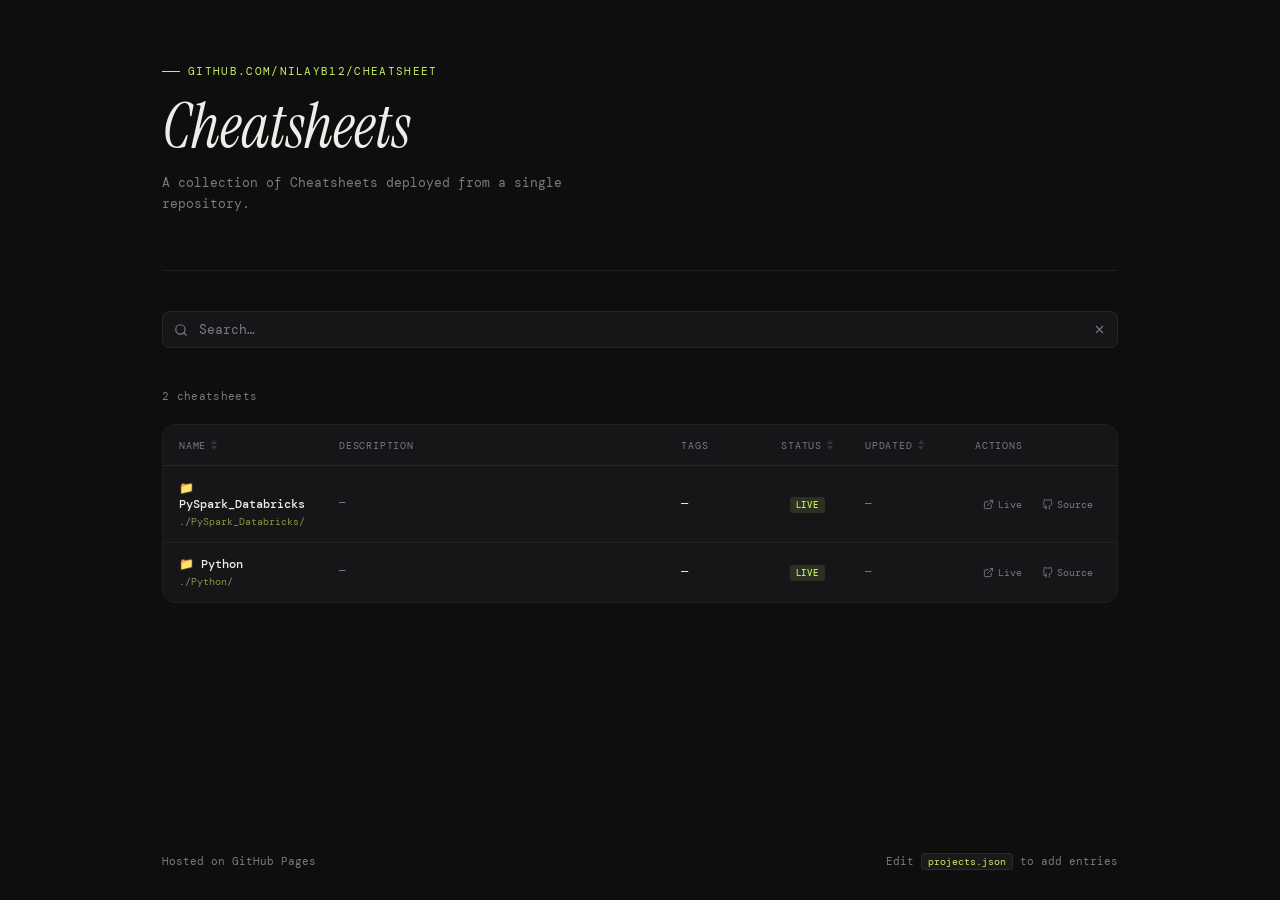
<file: index.html>
<!DOCTYPE html>
<html lang="en">
<head>
<meta charset="UTF-8">
<meta name="viewport" content="width=device-width, initial-scale=1.0">
<title>Cheatsheet Hub</title>

<!-- ── SEO & Open Graph ── -->
<meta name="description" content="A collection of cheatsheets deployed from a single GitHub repository.">
<meta property="og:title"       content="Cheatsheet Hub">
<meta property="og:description" content="A collection of cheatsheets deployed from a single GitHub repository.">
<meta property="og:type"        content="website">
<meta property="og:url"         content="https://nilayb12.github.io/Cheatsheet/">
<meta property="og:image"       content="https://nilayb12.github.io/Cheatsheet/og-image.png">

<link rel="preconnect" href="https://fonts.googleapis.com">
<link rel="preconnect" href="https://fonts.gstatic.com" crossorigin>
<link href="https://fonts.googleapis.com/css2?family=DM+Mono:ital,wght@0,400;0,500;1,400&family=Instrument+Serif:ital@0;1&display=swap" rel="stylesheet">
<link rel="stylesheet" href="style.css">
<link rel="icon" href="favicon.svg" type="image/svg+xml">
</head>
<body>

<a class="skip-link" href="#project-table">Skip to cheatsheets</a>

<header>
  <p class="eyebrow">github.com/nilayb12/Cheatsheet</p>
  <h1>Cheatsheets</h1>
  <p class="subtitle">A collection of Cheatsheets deployed from a single repository.</p>
</header>

<div class="divider"><hr></div>

<div class="grid-wrap">

  <!-- ── Search & filter controls ── -->
  <div class="controls" role="search">
    <div class="search-wrap">
      <svg class="search-icon" viewBox="0 0 24 24" aria-hidden="true">
        <circle cx="11" cy="11" r="8"/><line x1="21" y1="21" x2="16.65" y2="16.65"/>
      </svg>
      <input
        type="search"
        id="search-input"
        class="search-input"
        placeholder="Search…"
        aria-label="Search by name or description"
        autocomplete="off"
        spellcheck="false"
      >
      <button class="search-clear" id="search-clear" aria-label="Clear search">
        <svg viewBox="0 0 24 24" aria-hidden="true">
          <line x1="18" y1="6" x2="6" y2="18"/><line x1="6" y1="6" x2="18" y2="18"/>
        </svg>
      </button>
    </div>
    <div class="tag-filters" id="tag-filters" role="group" aria-label="Filter by tag"></div>
  </div>

  <div class="count-bar" id="count-bar" hidden>
    <span id="count-text" aria-live="polite" aria-atomic="true"></span>
    <button class="count-reset" id="count-reset" hidden>Clear filters</button>
  </div>

  <div class="table-wrap" id="table-wrap">
    <table class="project-table" id="project-table" aria-label="Cheatsheets">
      <thead>
        <tr>
          <th class="col-name" aria-sort="none">
            <button class="sort-btn" data-col="name" aria-label="Sort by name">
              Name <span class="sort-icon" aria-hidden="true"></span>
            </button>
          </th>
          <th class="col-desc">Description</th>
          <th class="col-tags">Tags</th>
          <th class="col-status" aria-sort="none">
            <button class="sort-btn" data-col="status" aria-label="Sort by status">
              Status <span class="sort-icon" aria-hidden="true"></span>
            </button>
          </th>
          <th class="col-updated" aria-sort="none">
            <button class="sort-btn" data-col="updated" aria-label="Sort by last updated">
              Updated <span class="sort-icon" aria-hidden="true"></span>
            </button>
          </th>
          <th class="col-actions">Actions</th>
        </tr>
      </thead>
      <tbody id="project-tbody">
        <tr><td colspan="6" class="state-msg">Loading…</td></tr>
      </tbody>
    </table>
  </div>

  <p class="no-results" id="no-results" hidden>
    No match <span id="no-results-term"></span>.
  </p>

</div>

<footer>
  <span>Hosted on GitHub Pages</span>
  <span>Edit <code>projects.json</code> to add entries</span>
</footer>

<script src="main.js"></script>
</body>
</html>
</file>
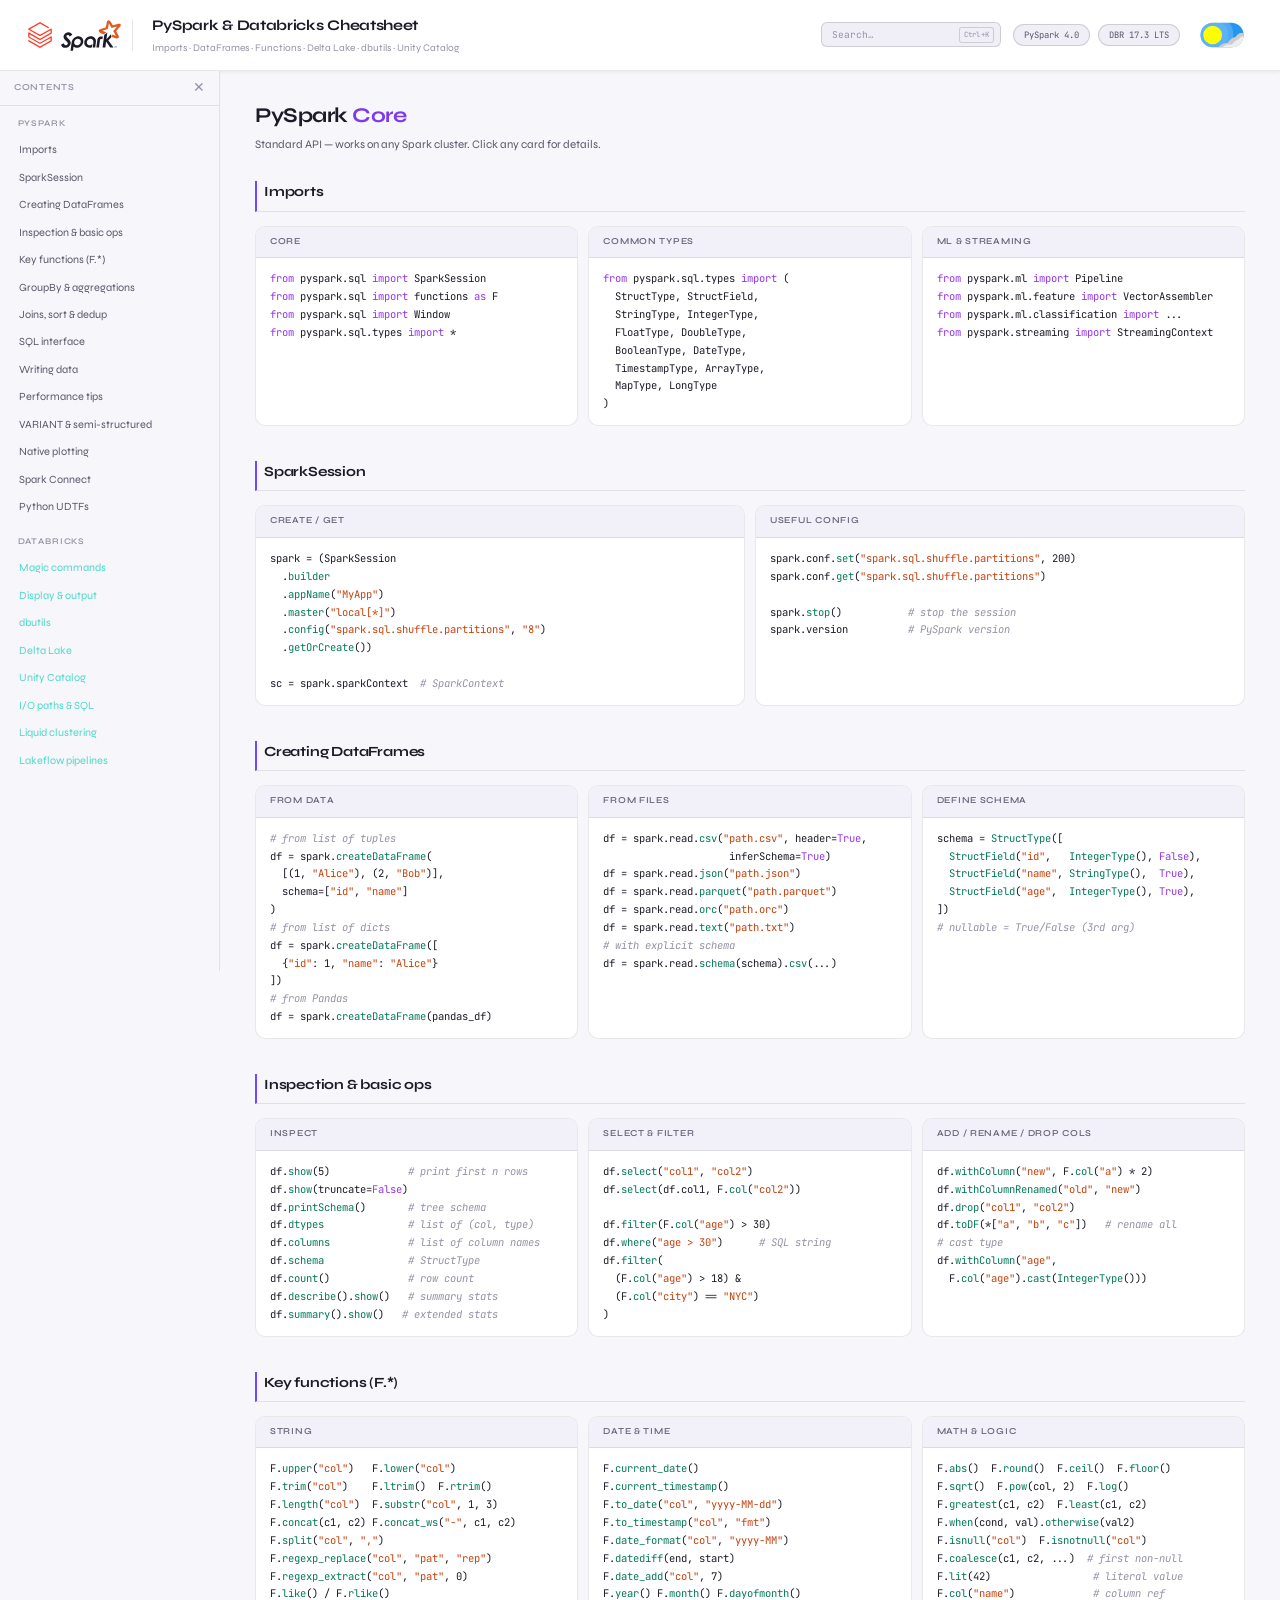
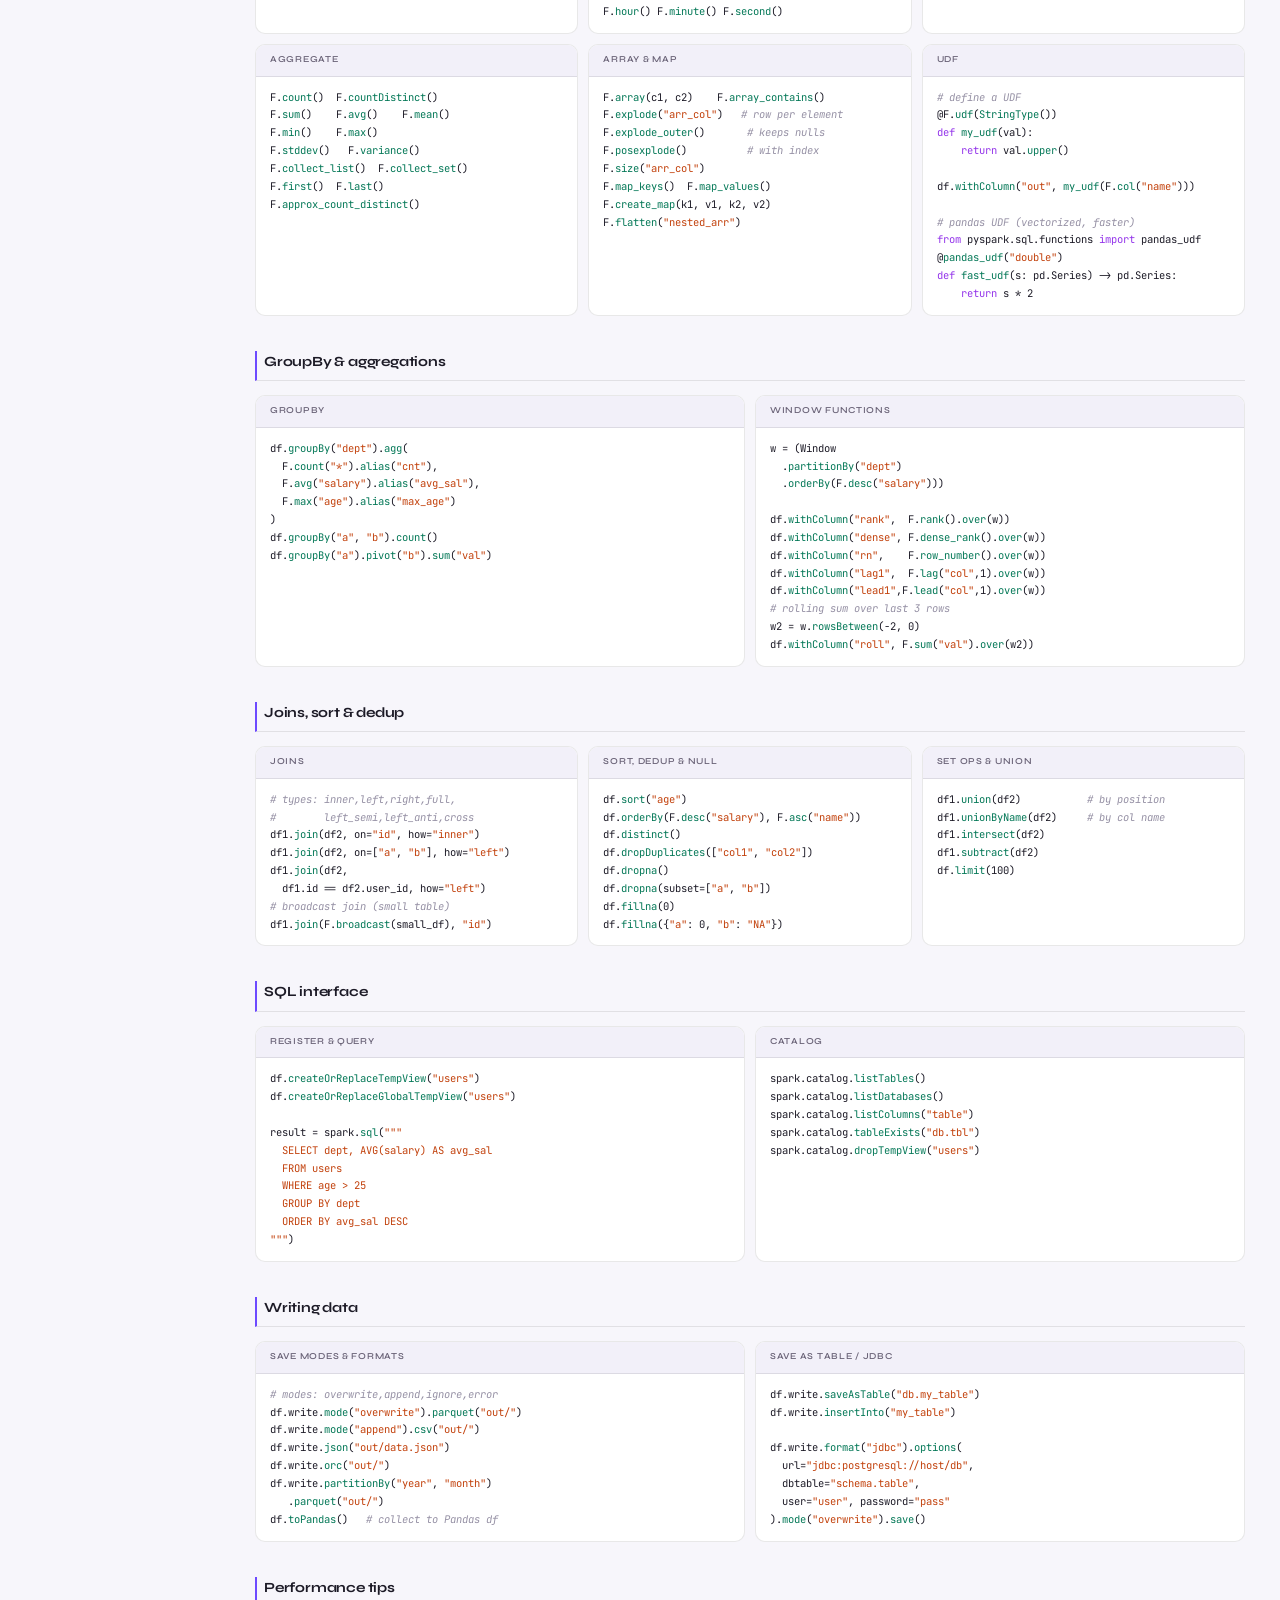
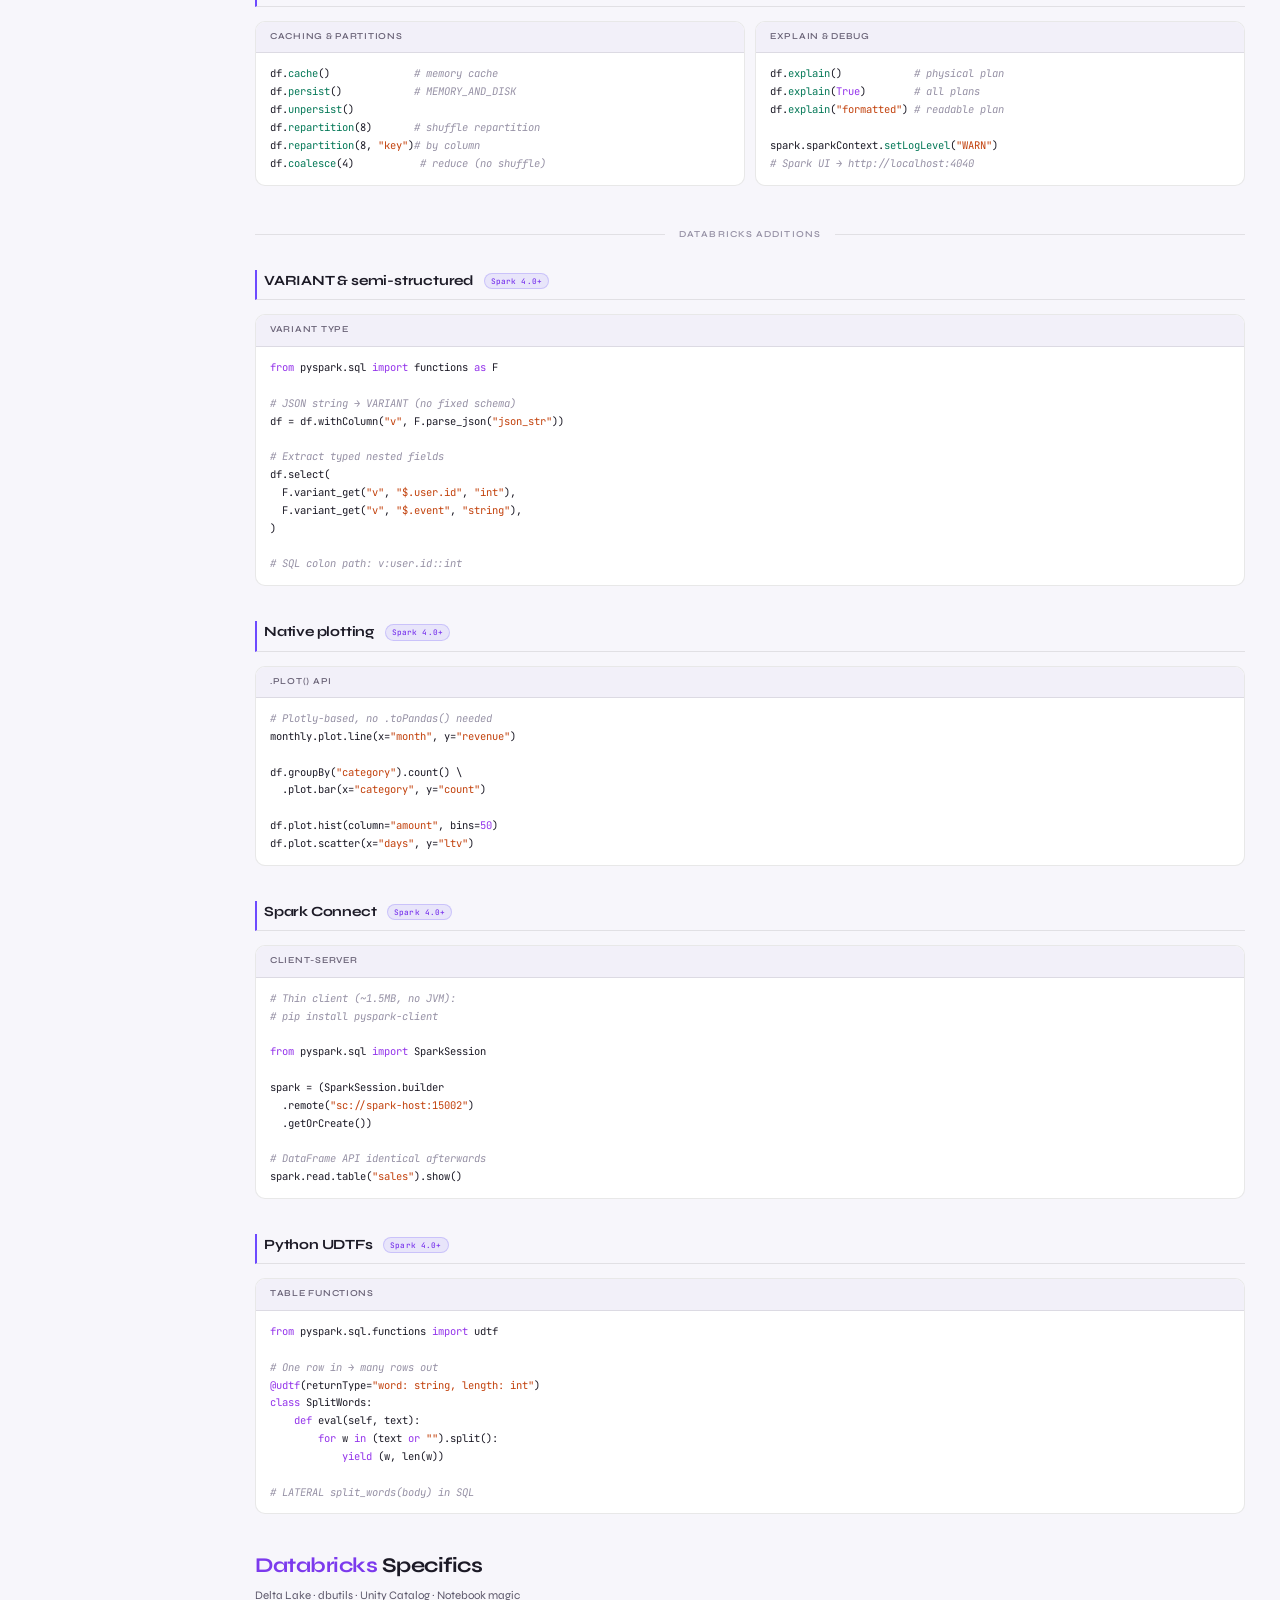
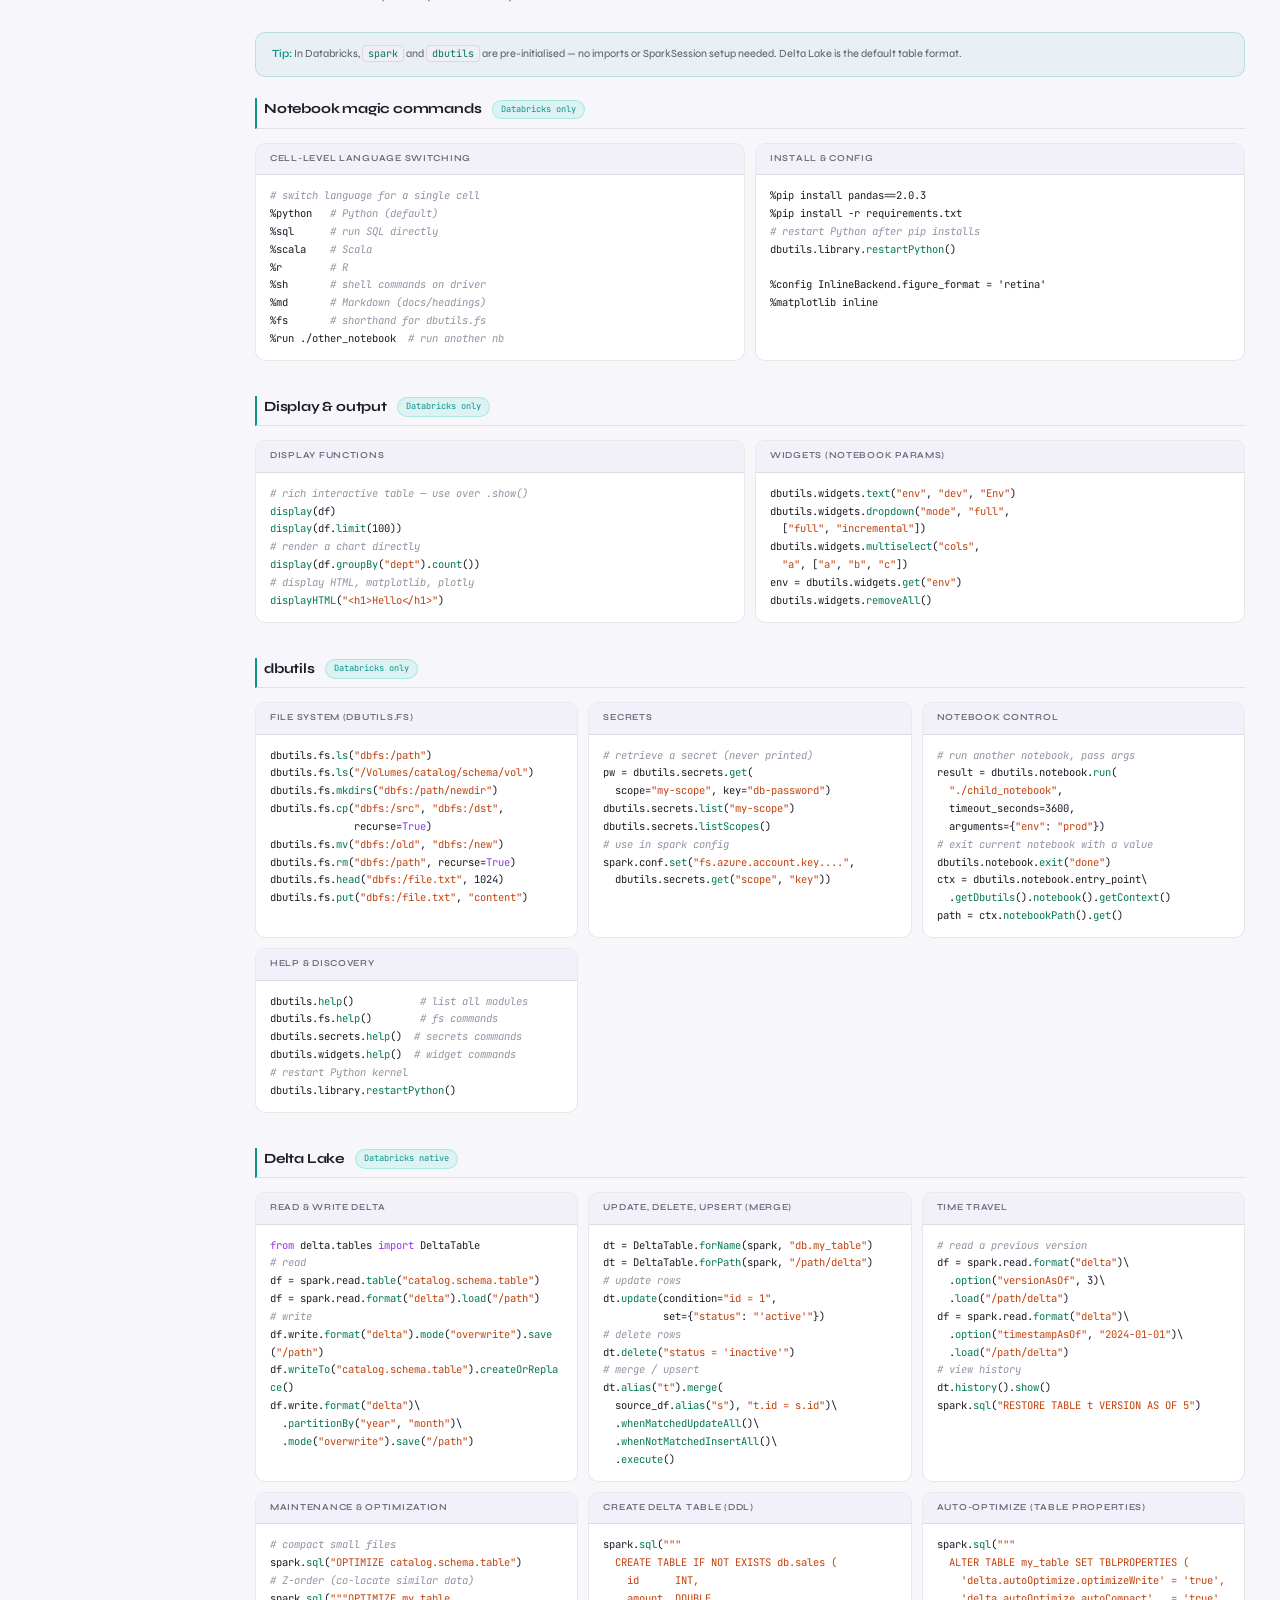
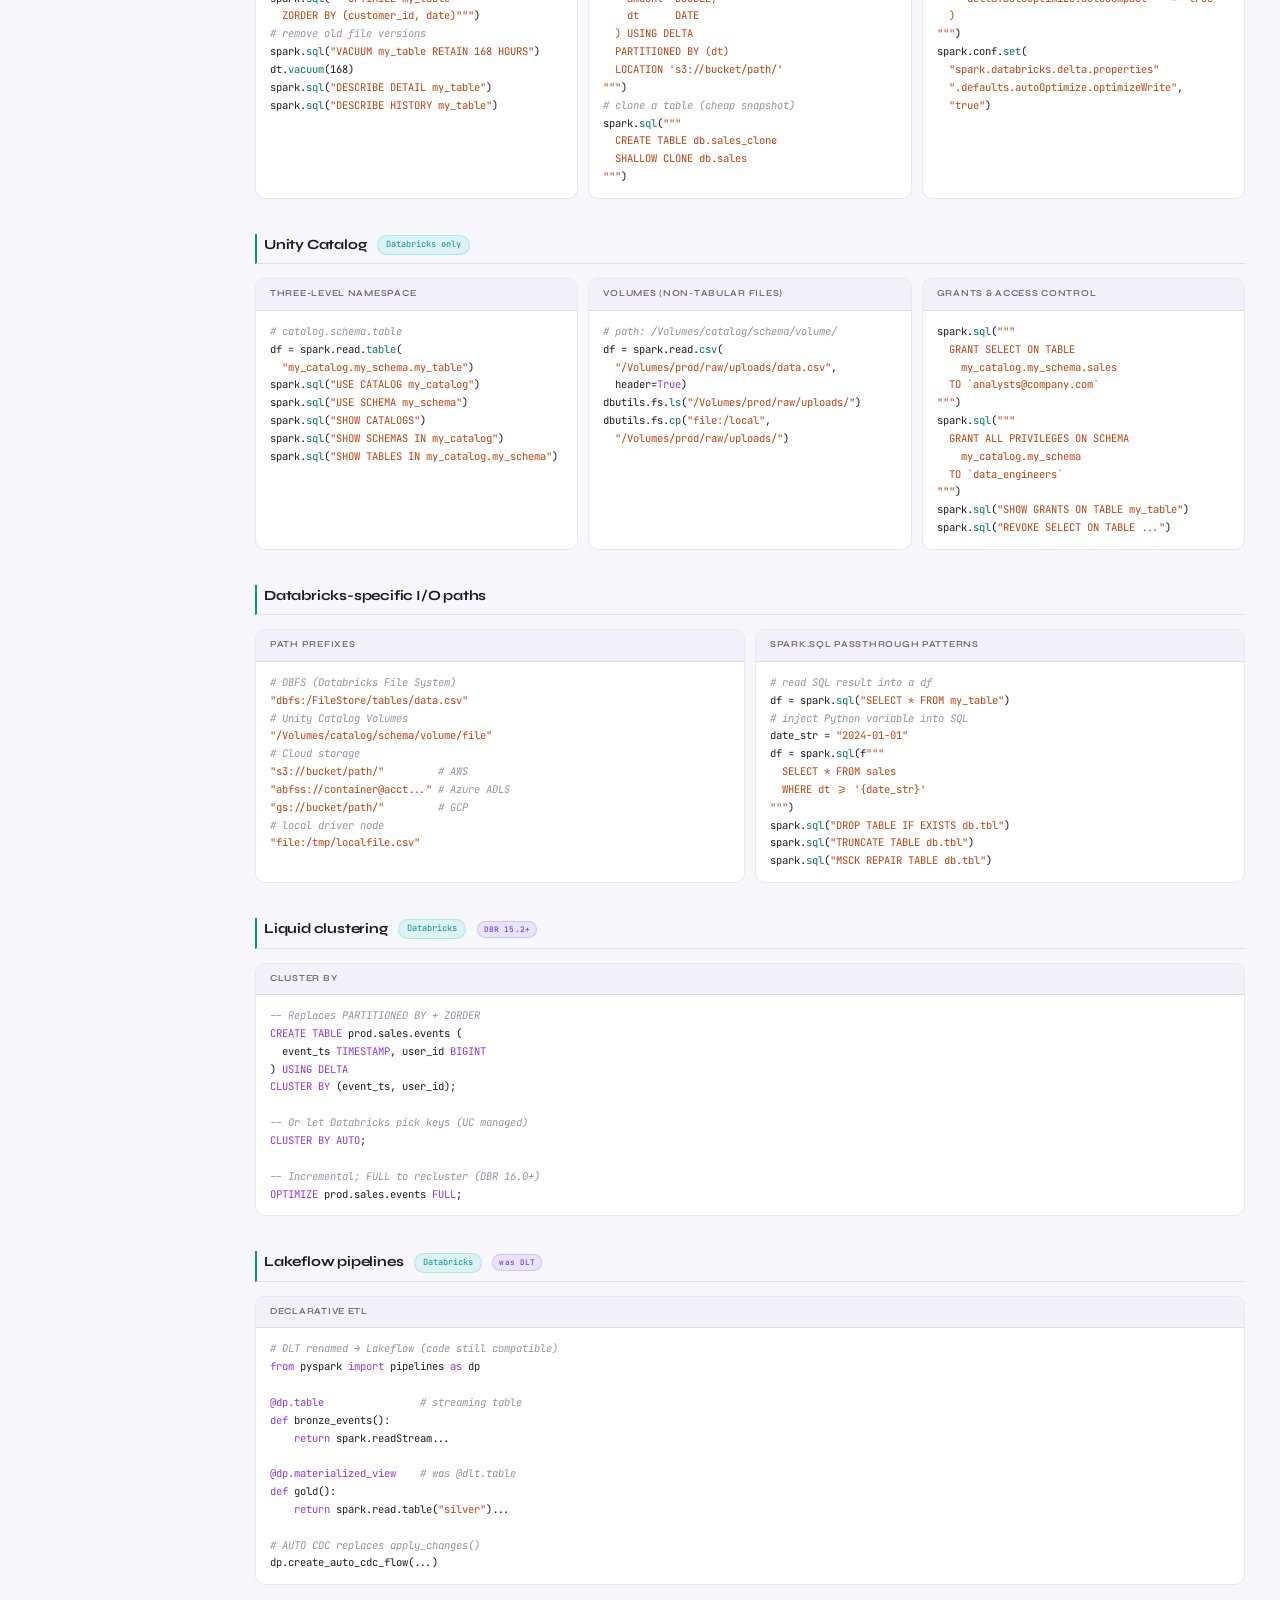
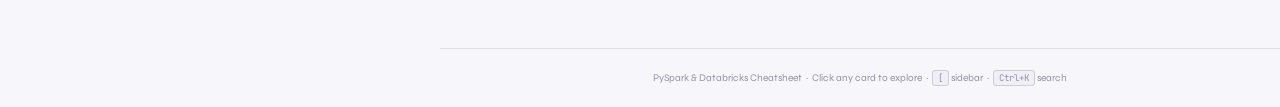
<file: PySpark_Databricks/index.html>
<!DOCTYPE html>
<html lang="en">
<head>
<meta charset="UTF-8">
<meta name="viewport" content="width=device-width, initial-scale=1.0">
<title>PySpark &amp; Databricks Cheatsheet</title>
<link rel="preconnect" href="https://fonts.googleapis.com">
<link rel="preconnect" href="https://fonts.gstatic.com" crossorigin>
<link href="https://fonts.googleapis.com/css2?family=JetBrains+Mono:wght@400;500&family=Syne:wght@400;500;600;700&display=swap" rel="stylesheet">
<link rel="stylesheet" href="css/styles.css">
</head>
<body>

<!-- ═══ CHROME: header + sidebar ═══ -->
<div id="chrome">

  <header>
    <div class="header-logo"><svg class="logo-databricks" viewBox="0 0 300 331" width="24" height="26" xmlns="http://www.w3.org/2000/svg" aria-hidden="true"><path fill="#FF3621" d="M283.923 136.449L150.144 213.624L6.88995 131.168L0 134.982V194.844L150.144 281.115L283.923 204.234V235.926L150.144 313.1L6.88995 230.644L0 234.458V244.729L150.144 331L300 244.729V184.867L293.11 181.052L150.144 263.215L16.0766 186.334V154.643L150.144 231.524L300 145.253V86.2713L292.536 81.8697L150.144 163.739L22.9665 90.9663L150.144 17.8998L254.641 78.055L263.828 72.773V65.4371L150.144 0L0 86.2713V95.6613L150.144 181.933L283.923 104.758V136.449Z"/></svg><svg class="logo-spark" viewBox="0 0 68 36" width="60" height="32" xmlns="http://www.w3.org/2000/svg" aria-hidden="true"><g fill="none" fill-rule="evenodd"><path fill="#E25A1C" d="M62.061 17.243c-.058.123-.085.186-.117.245-.85 1.594-1.698 3.19-2.555 4.78-.087.159-.076.254.042.39 1.352 1.558 2.697 3.122 4.044 4.685.047.054.09.113.108.21-.394-.101-.788-.201-1.181-.304-1.634-.427-3.268-.853-4.9-1.285-.152-.04-.221.003-.297.128-.927 1.528-1.86 3.053-2.792 4.578-.048.08-.1.157-.202.223-.075-.407-.152-.814-.225-1.221l-.777-4.314c-.028-.156-.067-.31-.08-.467-.014-.148-.09-.203-.227-.245-1.925-.596-3.848-1.198-5.772-1.8-.084-.026-.167-.06-.257-.141l4.744-1.86c-.058-.045-.096-.08-.138-.108-.984-.628-1.97-1.253-2.95-1.884-.118-.075-.211-.086-.343-.027-1.175.521-2.355 1.033-3.531 1.552-.529.233-1.004.542-1.374.988-.837 1.01-.672 2.158.443 2.86.365.23.78.401 1.192.534 1.886.606 3.779 1.19 5.67 1.777.159.049.233.119.262.288.252 1.44.514 2.877.776 4.315.141.768.216 1.557.595 2.26.146.272.32.537.528.764.75.822 1.799.854 2.593.07.268-.264.498-.576.698-.895.874-1.407 1.735-2.823 2.59-4.24.102-.169.193-.202.38-.153 2.11.558 4.222 1.107 6.333 1.657.436.114.876.155 1.323.073.974-.18 1.4-.91 1.07-1.838-.15-.422-.409-.78-.7-1.116-1.473-1.71-2.944-3.42-4.422-5.125-.121-.14-.124-.24-.04-.396.882-1.64 1.756-3.283 2.634-4.925.21-.393.37-.8.375-1.252.01-1.027-.75-1.867-1.785-2.016-.58-.084-1.118.038-1.66.203-1.323.404-2.648.8-3.974 1.193-.123.037-.17.084-.191.215-.153.92-.319 1.838-.48 2.757-.004.025.003.052.007.109l4.563-1.242" transform="matrix(1 0 0 -1 0 35.974)"/><path fill="#FFF" d="M59.483 3.841c-1.193.002-2.386.008-3.58.003-.157 0-.246.045-.334.177-1.412 2.122-2.83 4.239-4.248 6.357-.045.068-.093.133-.174.246l-.902-6.767h-3.124c.037.3.069.59.107.88.305 2.296.611 4.594.918 6.89.292 2.195.583 4.39.88 6.585.009.065.053.148.107.183 1.075.69 2.154 1.376 3.232 2.062.016.01.038.011.094.027l-.974-7.324.038-.026 5.113 5.59.136-.772c.121-.698.237-1.396.367-2.092.026-.14-.011-.228-.106-.325-1.094-1.13-2.185-2.263-3.276-3.396l-.147-.159c.035-.055.064-.108.1-.157l5.647-7.814c.034-.048.083-.085.126-.127v-.04M22.455 10.614c-.048.24-.082.593-.19.922-.523 1.592-2.18 2.465-3.894 2.071-1.88-.431-3.224-1.89-3.418-3.782-.144-1.4.62-2.749 2.041-3.255 1.145-.408 2.247-.237 3.27.368 1.358.803 2.093 1.995 2.19 3.676zm-8.258-5.917c-.093-.685-.182-1.33-.268-1.977-.114-.858-.228-1.717-.338-2.576-.013-.1-.044-.145-.153-.144-.858.003-1.716.003-2.574.004-.02 0-.039.01-.085.023.051.406.102.812.156 1.218.19 1.425.378 2.849.57 4.273.22 1.628.394 3.264.675 4.882.499 2.864 2.962 5.333 5.854 5.948 1.676.356 3.28.191 4.743-.74 1.46-.927 2.297-2.273 2.488-3.967.27-2.394-.624-4.382-2.348-6.026-1.132-1.08-2.487-1.766-4.05-1.998-1.61-.239-3.124.026-4.482.962-.05.034-.103.064-.188.118M12.798 18.308l-2.821-2.071c-.15.233-.285.466-.442.683-.404.557-.906.973-1.637 1.024-.607.042-1.126-.156-1.54-.597-.37-.395-.418-.957-.072-1.403.38-.49.796-.956 1.221-1.411.705-.753 1.442-1.478 2.142-2.236.637-.689 1.144-1.462 1.301-2.404.187-1.12-.04-2.187-.577-3.171-.994-1.822-2.56-2.88-4.626-3.21-.913-.146-1.823-.117-2.714.142C1.851 3.997 1.03 4.76.5 5.84.313 6.22.17 6.624 0 7.033l3.06 1.615c.035-.084.06-.154.093-.22.174-.343.317-.707.532-1.023.639-.937 1.67-1.222 2.718-.76.268.12.527.288.748.48.675.591.801 1.413.302 2.156-.287.427-.646.81-.995 1.193-.835.914-1.704 1.8-2.52 2.73-.561.642-.943 1.39-1.064 2.25-.132.938.058 1.823.553 2.613 1.23 1.963 3.02 2.985 5.385 2.9 1.348-.048 2.422-.67 3.256-1.703.246-.306.478-.624.73-.956M35.648 7.767c-.156-1.183-.304-2.307-.458-3.43-.008-.057-.053-.134-.102-.157-2.329-1.063-5.395-.915-7.307 1.227-1.028 1.15-1.459 2.516-1.394 4.036.149 3.517 3.105 6.587 6.641 7.016 2.066.251 3.878-.3 5.277-1.882.953-1.078 1.394-2.366 1.329-3.787-.043-.938-.192-1.873-.31-2.807-.168-1.323-.352-2.645-.529-3.967-.006-.047-.016-.094-.026-.153h-2.786c.037.304.071.601.11.898.202 1.527.424 3.052.6 4.582.11.952.041 1.898-.4 2.78-.47.939-1.259 1.435-2.295 1.543-2.145.224-4.186-1.246-4.643-3.328-.302-1.374.174-2.691 1.284-3.42 1.081-.71 2.24-.712 3.418-.251.598.233 1.107.602 1.591 1.1M47.378 16.192l-.38-2.848c-.59 0-1.167.003-1.744-.002-.468-.003-.895-.301-1.036-.732-.055-.168-.075-.349-.099-.526-.293-2.187-.583-4.374-.874-6.562-.074-.551-.145-1.103-.219-1.663h-2.899c.054.42.105.828.16 1.234.188 1.418.376 2.835.567 4.252.165 1.226.312 2.455.507 3.677.26 1.638 1.912 3.093 3.588 3.164.8.035 1.602.006 2.429.006" transform="matrix(1 0 0 -1 0 35.974)"/><path fill="#FFF" fill-rule="nonzero" d="M62.9 3.859v1.207h-.006l-.48-1.207h-.154l-.48 1.207h-.007V3.86h-.242v1.446h.373l.438-1.099.43 1.099h.37V3.859h-.241zm-2.127 1.253V3.859h-.242v1.253h-.46v.193h1.16v-.193h-.458" transform="matrix(1 0 0 -1 0 35.974)"/></g></svg></div>
    <div class="header-titlewrap">
      <div class="header-title">PySpark &amp; Databricks Cheatsheet</div>
      <div class="header-sub">Imports · DataFrames · Functions · Delta Lake · dbutils · Unity Catalog</div>
    </div>
    <div class="header-right">
      <div id="search-wrap">
        <input id="search-input" type="search" placeholder="Search…" autocomplete="off" spellcheck="false" aria-label="Search cards">
        <span id="search-kbd">Ctrl+K</span>
        <div id="search-results" role="listbox"></div>
      </div>
      <div class="header-badges">
        <span class="header-badge">PySpark 4.0</span>
        <span class="header-badge">DBR 17.3 LTS</span>
      </div>
      <label class="switch" title="Toggle theme" aria-label="Toggle theme">
        <input id="theme-input" type="checkbox" />
        <div class="slider round">
          <div class="sun-moon">
            <svg id="moon-dot-1" class="moon-dot" viewBox="0 0 100 100"><circle cx="50" cy="50" r="50"></circle></svg>
            <svg id="moon-dot-2" class="moon-dot" viewBox="0 0 100 100"><circle cx="50" cy="50" r="50"></circle></svg>
            <svg id="moon-dot-3" class="moon-dot" viewBox="0 0 100 100"><circle cx="50" cy="50" r="50"></circle></svg>
            <svg id="light-ray-1" class="light-ray" viewBox="0 0 100 100"><circle cx="50" cy="50" r="50"></circle></svg>
            <svg id="light-ray-2" class="light-ray" viewBox="0 0 100 100"><circle cx="50" cy="50" r="50"></circle></svg>
            <svg id="light-ray-3" class="light-ray" viewBox="0 0 100 100"><circle cx="50" cy="50" r="50"></circle></svg>
            <svg id="cloud-1" class="cloud-dark" viewBox="0 0 100 100"><circle cx="50" cy="50" r="50"></circle></svg>
            <svg id="cloud-2" class="cloud-dark" viewBox="0 0 100 100"><circle cx="50" cy="50" r="50"></circle></svg>
            <svg id="cloud-3" class="cloud-dark" viewBox="0 0 100 100"><circle cx="50" cy="50" r="50"></circle></svg>
            <svg id="cloud-4" class="cloud-light" viewBox="0 0 100 100"><circle cx="50" cy="50" r="50"></circle></svg>
            <svg id="cloud-5" class="cloud-light" viewBox="0 0 100 100"><circle cx="50" cy="50" r="50"></circle></svg>
            <svg id="cloud-6" class="cloud-light" viewBox="0 0 100 100"><circle cx="50" cy="50" r="50"></circle></svg>
          </div>
          <div class="stars">
            <svg id="star-1" class="star" viewBox="0 0 20 20"><path d="M 0 10 C 10 10,10 10 ,0 10 C 10 10 , 10 10 , 10 20 C 10 10 , 10 10 , 20 10 C 10 10 , 10 10 , 10 0 C 10 10,10 10 ,0 10 Z"></path></svg>
            <svg id="star-2" class="star" viewBox="0 0 20 20"><path d="M 0 10 C 10 10,10 10 ,0 10 C 10 10 , 10 10 , 10 20 C 10 10 , 10 10 , 20 10 C 10 10 , 10 10 , 10 0 C 10 10,10 10 ,0 10 Z"></path></svg>
            <svg id="star-3" class="star" viewBox="0 0 20 20"><path d="M 0 10 C 10 10,10 10 ,0 10 C 10 10 , 10 10 , 10 20 C 10 10 , 10 10 , 20 10 C 10 10 , 10 10 , 10 0 C 10 10,10 10 ,0 10 Z"></path></svg>
            <svg id="star-4" class="star" viewBox="0 0 20 20"><path d="M 0 10 C 10 10,10 10 ,0 10 C 10 10 , 10 10 , 10 20 C 10 10 , 10 10 , 20 10 C 10 10 , 10 10 , 10 0 C 10 10,10 10 ,0 10 Z"></path></svg>
          </div>
        </div>
      </label>
      <button id="mob-drawer-btn" aria-label="Open menu" onclick="mobDrawerOpen()">☰</button>
    </div>
  </header>

  <nav id="sidebar">
    <div id="nav-toggle" onclick="toggleNav()">
      <span id="nav-label">Contents</span>
      <span id="nav-icon">✕</span>
    </div>
    <div id="nav-body">
      <div class="nav-section">PySpark</div>
      <a href="#imports"   class="nav-link">Imports</a>
      <a href="#session"   class="nav-link">SparkSession</a>
      <a href="#create"    class="nav-link">Creating DataFrames</a>
      <a href="#inspect"   class="nav-link">Inspection &amp; basic ops</a>
      <a href="#functions" class="nav-link">Key functions (F.*)</a>
      <a href="#groupby"   class="nav-link">GroupBy &amp; aggregations</a>
      <a href="#joins"     class="nav-link">Joins, sort &amp; dedup</a>
      <a href="#sql"       class="nav-link">SQL interface</a>
      <a href="#write"     class="nav-link">Writing data</a>
      <a href="#perf"      class="nav-link">Performance tips</a>
      <a href="#variant"   class="nav-link">VARIANT &amp; semi-structured</a>
      <a href="#plotting"  class="nav-link">Native plotting</a>
      <a href="#connect"   class="nav-link">Spark Connect</a>
      <a href="#udtf"      class="nav-link">Python UDTFs</a>
      <div class="nav-section">Databricks</div>
      <a href="#magic"     class="nav-link db">Magic commands</a>
      <a href="#display"   class="nav-link db">Display &amp; output</a>
      <a href="#dbutils"   class="nav-link db">dbutils</a>
      <a href="#delta"     class="nav-link db">Delta Lake</a>
      <a href="#unity"     class="nav-link db">Unity Catalog</a>
      <a href="#paths"     class="nav-link db">I/O paths &amp; SQL</a>
      <a href="#clustering" class="nav-link db">Liquid clustering</a>
      <a href="#lakeflow"   class="nav-link db">Lakeflow pipelines</a>
    </div>
  </nav>

  <!-- ═══ Mobile right drawer ═══ -->
  <div id="mob-overlay" onclick="mobDrawerClose()"></div>
  <div id="mob-drawer">
    <div id="mob-drawer-hdr">
      <span id="mob-drawer-title">Navigation</span>
      <button id="mob-drawer-close" onclick="mobDrawerClose()" aria-label="Close menu">✕</button>
    </div>
    <div id="mob-drawer-body">
      <div class="mob-drawer-section-label">PySpark</div>
      <a href="#imports"   class="mob-nav-link" onclick="mobDrawerClose()">Imports</a>
      <a href="#session"   class="mob-nav-link" onclick="mobDrawerClose()">SparkSession</a>
      <a href="#create"    class="mob-nav-link" onclick="mobDrawerClose()">Creating DataFrames</a>
      <a href="#inspect"   class="mob-nav-link" onclick="mobDrawerClose()">Inspection &amp; basic ops</a>
      <a href="#functions" class="mob-nav-link" onclick="mobDrawerClose()">Key functions (F.*)</a>
      <a href="#groupby"   class="mob-nav-link" onclick="mobDrawerClose()">GroupBy &amp; aggregations</a>
      <a href="#joins"     class="mob-nav-link" onclick="mobDrawerClose()">Joins, sort &amp; dedup</a>
      <a href="#sql"       class="mob-nav-link" onclick="mobDrawerClose()">SQL interface</a>
      <a href="#write"     class="mob-nav-link" onclick="mobDrawerClose()">Writing data</a>
      <a href="#perf"      class="mob-nav-link" onclick="mobDrawerClose()">Performance tips</a>
      <a href="#variant"   class="mob-nav-link" onclick="mobDrawerClose()">VARIANT &amp; semi-structured</a>
      <a href="#plotting"  class="mob-nav-link" onclick="mobDrawerClose()">Native plotting</a>
      <a href="#connect"   class="mob-nav-link" onclick="mobDrawerClose()">Spark Connect</a>
      <a href="#udtf"      class="mob-nav-link" onclick="mobDrawerClose()">Python UDTFs</a>
      <div class="mob-drawer-section-label">Databricks</div>
      <a href="#magic"   class="mob-nav-link db" onclick="mobDrawerClose()">Magic commands</a>
      <a href="#display" class="mob-nav-link db" onclick="mobDrawerClose()">Display &amp; output</a>
      <a href="#dbutils" class="mob-nav-link db" onclick="mobDrawerClose()">dbutils</a>
      <a href="#delta"   class="mob-nav-link db" onclick="mobDrawerClose()">Delta Lake</a>
      <a href="#unity"   class="mob-nav-link db" onclick="mobDrawerClose()">Unity Catalog</a>
      <a href="#paths"   class="mob-nav-link db" onclick="mobDrawerClose()">I/O paths &amp; SQL</a>
      <a href="#clustering" class="mob-nav-link db" onclick="mobDrawerClose()">Liquid clustering</a>
      <a href="#lakeflow"   class="mob-nav-link db" onclick="mobDrawerClose()">Lakeflow pipelines</a>
      <div class="mob-drawer-divider"></div>
      <div class="mob-drawer-section-label">Theme</div>
      <div id="mob-theme-row">
        <span id="mob-theme-label">Dark mode</span>
        <label class="switch" title="Toggle theme" aria-label="Toggle theme">
        <input id="theme-input-mob" type="checkbox" />
        <div class="slider round">
          <div class="sun-moon">
            <svg id="mob-moon-dot-1" class="moon-dot" viewBox="0 0 100 100"><circle cx="50" cy="50" r="50"></circle></svg>
            <svg id="mob-moon-dot-2" class="moon-dot" viewBox="0 0 100 100"><circle cx="50" cy="50" r="50"></circle></svg>
            <svg id="mob-moon-dot-3" class="moon-dot" viewBox="0 0 100 100"><circle cx="50" cy="50" r="50"></circle></svg>
            <svg id="mob-light-ray-1" class="light-ray" viewBox="0 0 100 100"><circle cx="50" cy="50" r="50"></circle></svg>
            <svg id="mob-light-ray-2" class="light-ray" viewBox="0 0 100 100"><circle cx="50" cy="50" r="50"></circle></svg>
            <svg id="mob-light-ray-3" class="light-ray" viewBox="0 0 100 100"><circle cx="50" cy="50" r="50"></circle></svg>
            <svg id="mob-cloud-1" class="cloud-dark" viewBox="0 0 100 100"><circle cx="50" cy="50" r="50"></circle></svg>
            <svg id="mob-cloud-2" class="cloud-dark" viewBox="0 0 100 100"><circle cx="50" cy="50" r="50"></circle></svg>
            <svg id="mob-cloud-3" class="cloud-dark" viewBox="0 0 100 100"><circle cx="50" cy="50" r="50"></circle></svg>
            <svg id="mob-cloud-4" class="cloud-light" viewBox="0 0 100 100"><circle cx="50" cy="50" r="50"></circle></svg>
            <svg id="mob-cloud-5" class="cloud-light" viewBox="0 0 100 100"><circle cx="50" cy="50" r="50"></circle></svg>
            <svg id="mob-cloud-6" class="cloud-light" viewBox="0 0 100 100"><circle cx="50" cy="50" r="50"></circle></svg>
          </div>
          <div class="stars">
            <svg id="mob-star-1" class="star" viewBox="0 0 20 20"><path d="M 0 10 C 10 10,10 10 ,0 10 C 10 10 , 10 10 , 10 20 C 10 10 , 10 10 , 20 10 C 10 10 , 10 10 , 10 0 C 10 10,10 10 ,0 10 Z"></path></svg>
            <svg id="mob-star-2" class="star" viewBox="0 0 20 20"><path d="M 0 10 C 10 10,10 10 ,0 10 C 10 10 , 10 10 , 10 20 C 10 10 , 10 10 , 20 10 C 10 10 , 10 10 , 10 0 C 10 10,10 10 ,0 10 Z"></path></svg>
            <svg id="mob-star-3" class="star" viewBox="0 0 20 20"><path d="M 0 10 C 10 10,10 10 ,0 10 C 10 10 , 10 10 , 10 20 C 10 10 , 10 10 , 20 10 C 10 10 , 10 10 , 10 0 C 10 10,10 10 ,0 10 Z"></path></svg>
            <svg id="mob-star-4" class="star" viewBox="0 0 20 20"><path d="M 0 10 C 10 10,10 10 ,0 10 C 10 10 , 10 10 , 10 20 C 10 10 , 10 10 , 20 10 C 10 10 , 10 10 , 10 0 C 10 10,10 10 ,0 10 Z"></path></svg>
          </div>
        </div>
      </label>
      </div>
      <div class="mob-drawer-divider"></div>
      <div class="mob-drawer-section-label">Shortcuts</div>
      <div class="mob-shortcut-row"><kbd>[</kbd><span>toggle sidebar</span></div>
      <div class="mob-shortcut-row"><kbd>Ctrl+K</kbd><span>search</span></div>
      <div class="mob-shortcut-row"><kbd>Esc</kbd><span>close panel</span></div>
    </div>
  </div>

</div><!-- end #chrome -->

<!-- ═══ SCROLLABLE CONTENT ═══ -->
<div id="main-wrapper">
<main>

<div data-part="pyspark">
<!-- ─── PART 1: PYSPARK ─── -->
  <h2 class="part-heading">PySpark <span>Core</span></h2>
  <p class="part-sub">Standard API — works on any Spark cluster. Click any card for details.</p>

  <!-- IMPORTS -->
  <div class="section" id="imports">
    <div class="section-header">
      <span class="section-title">Imports</span>
    </div>
    <div class="card-grid">

      <div class="card">
        <div class="card-label">core</div>
        <pre><span class="kw">from</span> pyspark.sql <span class="kw">import</span> SparkSession
<span class="kw">from</span> pyspark.sql <span class="kw">import</span> functions <span class="kw">as</span> F
<span class="kw">from</span> pyspark.sql <span class="kw">import</span> Window
<span class="kw">from</span> pyspark.sql.types <span class="kw">import</span> *</pre>
      </div>

      <div class="card">
        <div class="card-label">common types</div>
        <pre><span class="kw">from</span> pyspark.sql.types <span class="kw">import</span> (
  StructType, StructField,
  StringType, IntegerType,
  FloatType, DoubleType,
  BooleanType, DateType,
  TimestampType, ArrayType,
  MapType, LongType
)</pre>
      </div>

      <div class="card">
        <div class="card-label">ml &amp; streaming</div>
        <pre><span class="kw">from</span> pyspark.ml <span class="kw">import</span> Pipeline
<span class="kw">from</span> pyspark.ml.feature <span class="kw">import</span> VectorAssembler
<span class="kw">from</span> pyspark.ml.classification <span class="kw">import</span> ...
<span class="kw">from</span> pyspark.streaming <span class="kw">import</span> StreamingContext</pre>
      </div>

    </div>
  </div>

  <!-- SPARKSESSION -->
  <div class="section" id="session">
    <div class="section-header">
      <span class="section-title">SparkSession</span>
    </div>
    <div class="card-grid">

      <div class="card">
        <div class="card-label">create / get</div>
        <pre>spark = (SparkSession
  .<span class="fn">builder</span>
  .<span class="fn">appName</span>(<span class="st">"MyApp"</span>)
  .<span class="fn">master</span>(<span class="st">"local[*]"</span>)
  .<span class="fn">config</span>(<span class="st">"spark.sql.shuffle.partitions"</span>, <span class="st">"8"</span>)
  .<span class="fn">getOrCreate</span>())

sc = spark.sparkContext  <span class="cm"># SparkContext</span></pre>
      </div>

      <div class="card">
        <div class="card-label">useful config</div>
        <pre>spark.conf.<span class="fn">set</span>(<span class="st">"spark.sql.shuffle.partitions"</span>, 200)
spark.conf.<span class="fn">get</span>(<span class="st">"spark.sql.shuffle.partitions"</span>)

spark.<span class="fn">stop</span>()           <span class="cm"># stop the session</span>
spark.version          <span class="cm"># PySpark version</span></pre>
      </div>

    </div>
  </div>

  <!-- CREATING DATAFRAMES -->
  <div class="section" id="create">
    <div class="section-header">
      <span class="section-title">Creating DataFrames</span>
    </div>
    <div class="card-grid">

      <div class="card">
        <div class="card-label">from data</div>
        <pre><span class="cm"># from list of tuples</span>
df = spark.<span class="fn">createDataFrame</span>(
  [(1, <span class="st">"Alice"</span>), (2, <span class="st">"Bob"</span>)],
  schema=[<span class="st">"id"</span>, <span class="st">"name"</span>]
)
<span class="cm"># from list of dicts</span>
df = spark.<span class="fn">createDataFrame</span>([
  {<span class="st">"id"</span>: 1, <span class="st">"name"</span>: <span class="st">"Alice"</span>}
])
<span class="cm"># from Pandas</span>
df = spark.<span class="fn">createDataFrame</span>(pandas_df)</pre>
      </div>

      <div class="card">
        <div class="card-label">from files</div>
        <pre>df = spark.read.<span class="fn">csv</span>(<span class="st">"path.csv"</span>, header=<span class="kw">True</span>,
                     inferSchema=<span class="kw">True</span>)
df = spark.read.<span class="fn">json</span>(<span class="st">"path.json"</span>)
df = spark.read.<span class="fn">parquet</span>(<span class="st">"path.parquet"</span>)
df = spark.read.<span class="fn">orc</span>(<span class="st">"path.orc"</span>)
df = spark.read.<span class="fn">text</span>(<span class="st">"path.txt"</span>)
<span class="cm"># with explicit schema</span>
df = spark.read.<span class="fn">schema</span>(schema).<span class="fn">csv</span>(...)</pre>
      </div>

      <div class="card">
        <div class="card-label">define schema</div>
        <pre>schema = <span class="fn">StructType</span>([
  <span class="fn">StructField</span>(<span class="st">"id"</span>,   <span class="fn">IntegerType</span>(), <span class="kw">False</span>),
  <span class="fn">StructField</span>(<span class="st">"name"</span>, <span class="fn">StringType</span>(),  <span class="kw">True</span>),
  <span class="fn">StructField</span>(<span class="st">"age"</span>,  <span class="fn">IntegerType</span>(), <span class="kw">True</span>),
])
<span class="cm"># nullable = True/False (3rd arg)</span></pre>
      </div>

    </div>
  </div>

  <!-- INSPECTION -->
  <div class="section" id="inspect">
    <div class="section-header">
      <span class="section-title">Inspection &amp; basic ops</span>
    </div>
    <div class="card-grid">

      <div class="card">
        <div class="card-label">inspect</div>
        <pre>df.<span class="fn">show</span>(5)             <span class="cm"># print first n rows</span>
df.<span class="fn">show</span>(truncate=<span class="kw">False</span>)
df.<span class="fn">printSchema</span>()       <span class="cm"># tree schema</span>
df.<span class="fn">dtypes</span>              <span class="cm"># list of (col, type)</span>
df.<span class="fn">columns</span>             <span class="cm"># list of column names</span>
df.<span class="fn">schema</span>              <span class="cm"># StructType</span>
df.<span class="fn">count</span>()             <span class="cm"># row count</span>
df.<span class="fn">describe</span>().<span class="fn">show</span>()   <span class="cm"># summary stats</span>
df.<span class="fn">summary</span>().<span class="fn">show</span>()   <span class="cm"># extended stats</span></pre>
      </div>

      <div class="card">
        <div class="card-label">select &amp; filter</div>
        <pre>df.<span class="fn">select</span>(<span class="st">"col1"</span>, <span class="st">"col2"</span>)
df.<span class="fn">select</span>(df.col1, F.<span class="fn">col</span>(<span class="st">"col2"</span>))

df.<span class="fn">filter</span>(F.<span class="fn">col</span>(<span class="st">"age"</span>) &gt; 30)
df.<span class="fn">where</span>(<span class="st">"age &gt; 30"</span>)      <span class="cm"># SQL string</span>
df.<span class="fn">filter</span>(
  (F.<span class="fn">col</span>(<span class="st">"age"</span>) &gt; 18) &amp;
  (F.<span class="fn">col</span>(<span class="st">"city"</span>) == <span class="st">"NYC"</span>)
)</pre>
      </div>

      <div class="card">
        <div class="card-label">add / rename / drop cols</div>
        <pre>df.<span class="fn">withColumn</span>(<span class="st">"new"</span>, F.<span class="fn">col</span>(<span class="st">"a"</span>) * 2)
df.<span class="fn">withColumnRenamed</span>(<span class="st">"old"</span>, <span class="st">"new"</span>)
df.<span class="fn">drop</span>(<span class="st">"col1"</span>, <span class="st">"col2"</span>)
df.<span class="fn">toDF</span>(*[<span class="st">"a"</span>, <span class="st">"b"</span>, <span class="st">"c"</span>])   <span class="cm"># rename all</span>
<span class="cm"># cast type</span>
df.<span class="fn">withColumn</span>(<span class="st">"age"</span>,
  F.<span class="fn">col</span>(<span class="st">"age"</span>).<span class="fn">cast</span>(<span class="fn">IntegerType</span>()))</pre>
      </div>

    </div>
  </div>

  <!-- KEY FUNCTIONS -->
  <div class="section" id="functions">
    <div class="section-header">
      <span class="section-title">Key functions (F.*)</span>
    </div>
    <div class="card-grid">

      <div class="card">
        <div class="card-label">string</div>
        <pre>F.<span class="fn">upper</span>(<span class="st">"col"</span>)   F.<span class="fn">lower</span>(<span class="st">"col"</span>)
F.<span class="fn">trim</span>(<span class="st">"col"</span>)    F.<span class="fn">ltrim</span>()  F.<span class="fn">rtrim</span>()
F.<span class="fn">length</span>(<span class="st">"col"</span>)  F.<span class="fn">substr</span>(<span class="st">"col"</span>, 1, 3)
F.<span class="fn">concat</span>(c1, c2) F.<span class="fn">concat_ws</span>(<span class="st">"-"</span>, c1, c2)
F.<span class="fn">split</span>(<span class="st">"col"</span>, <span class="st">","</span>)
F.<span class="fn">regexp_replace</span>(<span class="st">"col"</span>, <span class="st">"pat"</span>, <span class="st">"rep"</span>)
F.<span class="fn">regexp_extract</span>(<span class="st">"col"</span>, <span class="st">"pat"</span>, 0)
F.<span class="fn">like</span>() / F.<span class="fn">rlike</span>()</pre>
      </div>

      <div class="card">
        <div class="card-label">date &amp; time</div>
        <pre>F.<span class="fn">current_date</span>()
F.<span class="fn">current_timestamp</span>()
F.<span class="fn">to_date</span>(<span class="st">"col"</span>, <span class="st">"yyyy-MM-dd"</span>)
F.<span class="fn">to_timestamp</span>(<span class="st">"col"</span>, <span class="st">"fmt"</span>)
F.<span class="fn">date_format</span>(<span class="st">"col"</span>, <span class="st">"yyyy-MM"</span>)
F.<span class="fn">datediff</span>(end, start)
F.<span class="fn">date_add</span>(<span class="st">"col"</span>, 7)
F.<span class="fn">year</span>() F.<span class="fn">month</span>() F.<span class="fn">dayofmonth</span>()
F.<span class="fn">hour</span>() F.<span class="fn">minute</span>() F.<span class="fn">second</span>()</pre>
      </div>

      <div class="card">
        <div class="card-label">math &amp; logic</div>
        <pre>F.<span class="fn">abs</span>()  F.<span class="fn">round</span>()  F.<span class="fn">ceil</span>()  F.<span class="fn">floor</span>()
F.<span class="fn">sqrt</span>()  F.<span class="fn">pow</span>(col, 2)  F.<span class="fn">log</span>()
F.<span class="fn">greatest</span>(c1, c2)  F.<span class="fn">least</span>(c1, c2)
F.<span class="fn">when</span>(cond, val).<span class="fn">otherwise</span>(val2)
F.<span class="fn">isnull</span>(<span class="st">"col"</span>)  F.<span class="fn">isnotnull</span>(<span class="st">"col"</span>)
F.<span class="fn">coalesce</span>(c1, c2, ...)  <span class="cm"># first non-null</span>
F.<span class="fn">lit</span>(42)                 <span class="cm"># literal value</span>
F.<span class="fn">col</span>(<span class="st">"name"</span>)             <span class="cm"># column ref</span></pre>
      </div>

      <div class="card">
        <div class="card-label">aggregate</div>
        <pre>F.<span class="fn">count</span>()  F.<span class="fn">countDistinct</span>()
F.<span class="fn">sum</span>()    F.<span class="fn">avg</span>()    F.<span class="fn">mean</span>()
F.<span class="fn">min</span>()    F.<span class="fn">max</span>()
F.<span class="fn">stddev</span>()   F.<span class="fn">variance</span>()
F.<span class="fn">collect_list</span>()  F.<span class="fn">collect_set</span>()
F.<span class="fn">first</span>()  F.<span class="fn">last</span>()
F.<span class="fn">approx_count_distinct</span>()</pre>
      </div>

      <div class="card">
        <div class="card-label">array &amp; map</div>
        <pre>F.<span class="fn">array</span>(c1, c2)    F.<span class="fn">array_contains</span>()
F.<span class="fn">explode</span>(<span class="st">"arr_col"</span>)   <span class="cm"># row per element</span>
F.<span class="fn">explode_outer</span>()       <span class="cm"># keeps nulls</span>
F.<span class="fn">posexplode</span>()          <span class="cm"># with index</span>
F.<span class="fn">size</span>(<span class="st">"arr_col"</span>)
F.<span class="fn">map_keys</span>()  F.<span class="fn">map_values</span>()
F.<span class="fn">create_map</span>(k1, v1, k2, v2)
F.<span class="fn">flatten</span>(<span class="st">"nested_arr"</span>)</pre>
      </div>

      <div class="card">
        <div class="card-label">udf</div>
        <pre><span class="cm"># define a UDF</span>
@F.<span class="fn">udf</span>(<span class="fn">StringType</span>())
<span class="kw">def</span> <span class="fn">my_udf</span>(val):
    <span class="kw">return</span> val.<span class="fn">upper</span>()

df.<span class="fn">withColumn</span>(<span class="st">"out"</span>, <span class="fn">my_udf</span>(F.<span class="fn">col</span>(<span class="st">"name"</span>)))

<span class="cm"># pandas UDF (vectorized, faster)</span>
<span class="kw">from</span> pyspark.sql.functions <span class="kw">import</span> pandas_udf
@<span class="fn">pandas_udf</span>(<span class="st">"double"</span>)
<span class="kw">def</span> <span class="fn">fast_udf</span>(s: pd.Series) -&gt; pd.Series:
    <span class="kw">return</span> s * 2</pre>
      </div>

    </div>
  </div>

  <!-- GROUPBY -->
  <div class="section" id="groupby">
    <div class="section-header">
      <span class="section-title">GroupBy &amp; aggregations</span>
    </div>
    <div class="card-grid">

      <div class="card">
        <div class="card-label">groupby</div>
        <pre>df.<span class="fn">groupBy</span>(<span class="st">"dept"</span>).<span class="fn">agg</span>(
  F.<span class="fn">count</span>(<span class="st">"*"</span>).<span class="fn">alias</span>(<span class="st">"cnt"</span>),
  F.<span class="fn">avg</span>(<span class="st">"salary"</span>).<span class="fn">alias</span>(<span class="st">"avg_sal"</span>),
  F.<span class="fn">max</span>(<span class="st">"age"</span>).<span class="fn">alias</span>(<span class="st">"max_age"</span>)
)
df.<span class="fn">groupBy</span>(<span class="st">"a"</span>, <span class="st">"b"</span>).<span class="fn">count</span>()
df.<span class="fn">groupBy</span>(<span class="st">"a"</span>).<span class="fn">pivot</span>(<span class="st">"b"</span>).<span class="fn">sum</span>(<span class="st">"val"</span>)</pre>
      </div>

      <div class="card">
        <div class="card-label">window functions</div>
        <pre>w = (Window
  .<span class="fn">partitionBy</span>(<span class="st">"dept"</span>)
  .<span class="fn">orderBy</span>(F.<span class="fn">desc</span>(<span class="st">"salary"</span>)))

df.<span class="fn">withColumn</span>(<span class="st">"rank"</span>,  F.<span class="fn">rank</span>().<span class="fn">over</span>(w))
df.<span class="fn">withColumn</span>(<span class="st">"dense"</span>, F.<span class="fn">dense_rank</span>().<span class="fn">over</span>(w))
df.<span class="fn">withColumn</span>(<span class="st">"rn"</span>,    F.<span class="fn">row_number</span>().<span class="fn">over</span>(w))
df.<span class="fn">withColumn</span>(<span class="st">"lag1"</span>,  F.<span class="fn">lag</span>(<span class="st">"col"</span>,1).<span class="fn">over</span>(w))
df.<span class="fn">withColumn</span>(<span class="st">"lead1"</span>,F.<span class="fn">lead</span>(<span class="st">"col"</span>,1).<span class="fn">over</span>(w))
<span class="cm"># rolling sum over last 3 rows</span>
w2 = w.<span class="fn">rowsBetween</span>(-2, 0)
df.<span class="fn">withColumn</span>(<span class="st">"roll"</span>, F.<span class="fn">sum</span>(<span class="st">"val"</span>).<span class="fn">over</span>(w2))</pre>
      </div>

    </div>
  </div>

  <!-- JOINS -->
  <div class="section" id="joins">
    <div class="section-header">
      <span class="section-title">Joins, sort &amp; dedup</span>
    </div>
    <div class="card-grid">

      <div class="card">
        <div class="card-label">joins</div>
        <pre><span class="cm"># types: inner,left,right,full,</span>
<span class="cm">#        left_semi,left_anti,cross</span>
df1.<span class="fn">join</span>(df2, on=<span class="st">"id"</span>, how=<span class="st">"inner"</span>)
df1.<span class="fn">join</span>(df2, on=[<span class="st">"a"</span>, <span class="st">"b"</span>], how=<span class="st">"left"</span>)
df1.<span class="fn">join</span>(df2,
  df1.id == df2.user_id, how=<span class="st">"left"</span>)
<span class="cm"># broadcast join (small table)</span>
df1.<span class="fn">join</span>(F.<span class="fn">broadcast</span>(small_df), <span class="st">"id"</span>)</pre>
      </div>

      <div class="card">
        <div class="card-label">sort, dedup &amp; null</div>
        <pre>df.<span class="fn">sort</span>(<span class="st">"age"</span>)
df.<span class="fn">orderBy</span>(F.<span class="fn">desc</span>(<span class="st">"salary"</span>), F.<span class="fn">asc</span>(<span class="st">"name"</span>))
df.<span class="fn">distinct</span>()
df.<span class="fn">dropDuplicates</span>([<span class="st">"col1"</span>, <span class="st">"col2"</span>])
df.<span class="fn">dropna</span>()
df.<span class="fn">dropna</span>(subset=[<span class="st">"a"</span>, <span class="st">"b"</span>])
df.<span class="fn">fillna</span>(0)
df.<span class="fn">fillna</span>({<span class="st">"a"</span>: 0, <span class="st">"b"</span>: <span class="st">"NA"</span>})</pre>
      </div>

      <div class="card">
        <div class="card-label">set ops &amp; union</div>
        <pre>df1.<span class="fn">union</span>(df2)           <span class="cm"># by position</span>
df1.<span class="fn">unionByName</span>(df2)     <span class="cm"># by col name</span>
df1.<span class="fn">intersect</span>(df2)
df1.<span class="fn">subtract</span>(df2)
df.<span class="fn">limit</span>(100)</pre>
      </div>

    </div>
  </div>

  <!-- SQL -->
  <div class="section" id="sql">
    <div class="section-header">
      <span class="section-title">SQL interface</span>
    </div>
    <div class="card-grid">

      <div class="card">
        <div class="card-label">register &amp; query</div>
        <pre>df.<span class="fn">createOrReplaceTempView</span>(<span class="st">"users"</span>)
df.<span class="fn">createOrReplaceGlobalTempView</span>(<span class="st">"users"</span>)

result = spark.<span class="fn">sql</span>(<span class="st">"""
  SELECT dept, AVG(salary) AS avg_sal
  FROM users
  WHERE age &gt; 25
  GROUP BY dept
  ORDER BY avg_sal DESC
"""</span>)</pre>
      </div>

      <div class="card">
        <div class="card-label">catalog</div>
        <pre>spark.catalog.<span class="fn">listTables</span>()
spark.catalog.<span class="fn">listDatabases</span>()
spark.catalog.<span class="fn">listColumns</span>(<span class="st">"table"</span>)
spark.catalog.<span class="fn">tableExists</span>(<span class="st">"db.tbl"</span>)
spark.catalog.<span class="fn">dropTempView</span>(<span class="st">"users"</span>)</pre>
      </div>

    </div>
  </div>

  <!-- WRITE -->
  <div class="section" id="write">
    <div class="section-header">
      <span class="section-title">Writing data</span>
    </div>
    <div class="card-grid">

      <div class="card">
        <div class="card-label">save modes &amp; formats</div>
        <pre><span class="cm"># modes: overwrite,append,ignore,error</span>
df.write.<span class="fn">mode</span>(<span class="st">"overwrite"</span>).<span class="fn">parquet</span>(<span class="st">"out/"</span>)
df.write.<span class="fn">mode</span>(<span class="st">"append"</span>).<span class="fn">csv</span>(<span class="st">"out/"</span>)
df.write.<span class="fn">json</span>(<span class="st">"out/data.json"</span>)
df.write.<span class="fn">orc</span>(<span class="st">"out/"</span>)
df.write.<span class="fn">partitionBy</span>(<span class="st">"year"</span>, <span class="st">"month"</span>)
   .<span class="fn">parquet</span>(<span class="st">"out/"</span>)
df.<span class="fn">toPandas</span>()   <span class="cm"># collect to Pandas df</span></pre>
      </div>

      <div class="card">
        <div class="card-label">save as table / jdbc</div>
        <pre>df.write.<span class="fn">saveAsTable</span>(<span class="st">"db.my_table"</span>)
df.write.<span class="fn">insertInto</span>(<span class="st">"my_table"</span>)

df.write.<span class="fn">format</span>(<span class="st">"jdbc"</span>).<span class="fn">options</span>(
  url=<span class="st">"jdbc:postgresql://host/db"</span>,
  dbtable=<span class="st">"schema.table"</span>,
  user=<span class="st">"user"</span>, password=<span class="st">"pass"</span>
).<span class="fn">mode</span>(<span class="st">"overwrite"</span>).<span class="fn">save</span>()</pre>
      </div>

    </div>
  </div>

  <!-- PERFORMANCE -->
  <div class="section" id="perf">
    <div class="section-header">
      <span class="section-title">Performance tips</span>
    </div>
    <div class="card-grid">

      <div class="card">
        <div class="card-label">caching &amp; partitions</div>
        <pre>df.<span class="fn">cache</span>()              <span class="cm"># memory cache</span>
df.<span class="fn">persist</span>()            <span class="cm"># MEMORY_AND_DISK</span>
df.<span class="fn">unpersist</span>()
df.<span class="fn">repartition</span>(8)       <span class="cm"># shuffle repartition</span>
df.<span class="fn">repartition</span>(8, <span class="st">"key"</span>)<span class="cm"># by column</span>
df.<span class="fn">coalesce</span>(4)           <span class="cm"># reduce (no shuffle)</span></pre>
      </div>

      <div class="card">
        <div class="card-label">explain &amp; debug</div>
        <pre>df.<span class="fn">explain</span>()            <span class="cm"># physical plan</span>
df.<span class="fn">explain</span>(<span class="kw">True</span>)        <span class="cm"># all plans</span>
df.<span class="fn">explain</span>(<span class="st">"formatted"</span>) <span class="cm"># readable plan</span>

spark.sparkContext.<span class="fn">setLogLevel</span>(<span class="st">"WARN"</span>)
<span class="cm"># Spark UI → http://localhost:4040</span></pre>
      </div>

    </div>
  </div>

  <!-- ─── DIVIDER ─── -->
  <div class="part-divider">
    <div class="part-divider-line"></div>
    <span class="part-divider-label">Databricks additions</span>
    <div class="part-divider-line"></div>
  </div>

  <!-- VARIANT & SEMI-STRUCTURED -->
  <div class="section" id="variant">
    <div class="section-header">
      <span class="section-title">VARIANT &amp; semi-structured</span>
      <span class="new-badge">Spark 4.0+</span>
    </div>
    <div class="card-grid">
      <div class="card">
        <div class="card-label">VARIANT type</div>
        <pre><span class="kw">from</span> pyspark.sql <span class="kw">import</span> functions <span class="kw">as</span> F

<span class="cm"># JSON string → VARIANT (no fixed schema)</span>
df = df.withColumn(<span class="st">"v"</span>, F.parse_json(<span class="st">"json_str"</span>))

<span class="cm"># Extract typed nested fields</span>
df.select(
  F.variant_get(<span class="st">"v"</span>, <span class="st">"$.user.id"</span>, <span class="st">"int"</span>),
  F.variant_get(<span class="st">"v"</span>, <span class="st">"$.event"</span>, <span class="st">"string"</span>),
)

<span class="cm"># SQL colon path: v:user.id::int</span></pre>
      </div>
    </div>
  </div>

  <!-- NATIVE PLOTTING -->
  <div class="section" id="plotting">
    <div class="section-header">
      <span class="section-title">Native plotting</span>
      <span class="new-badge">Spark 4.0+</span>
    </div>
    <div class="card-grid">
      <div class="card">
        <div class="card-label">.plot() API</div>
        <pre><span class="cm"># Plotly-based, no .toPandas() needed</span>
monthly.plot.line(x=<span class="st">"month"</span>, y=<span class="st">"revenue"</span>)

df.groupBy(<span class="st">"category"</span>).count() \
  .plot.bar(x=<span class="st">"category"</span>, y=<span class="st">"count"</span>)

df.plot.hist(column=<span class="st">"amount"</span>, bins=<span class="kw">50</span>)
df.plot.scatter(x=<span class="st">"days"</span>, y=<span class="st">"ltv"</span>)</pre>
      </div>
    </div>
  </div>

  <!-- SPARK CONNECT -->
  <div class="section" id="connect">
    <div class="section-header">
      <span class="section-title">Spark Connect</span>
      <span class="new-badge">Spark 4.0+</span>
    </div>
    <div class="card-grid">
      <div class="card">
        <div class="card-label">client-server</div>
        <pre><span class="cm"># Thin client (~1.5MB, no JVM):</span>
<span class="cm"># pip install pyspark-client</span>

<span class="kw">from</span> pyspark.sql <span class="kw">import</span> SparkSession

spark = (SparkSession.builder
  .remote(<span class="st">"sc://spark-host:15002"</span>)
  .getOrCreate())

<span class="cm"># DataFrame API identical afterwards</span>
spark.read.table(<span class="st">"sales"</span>).show()</pre>
      </div>
    </div>
  </div>

  <!-- PYTHON UDTFs -->
  <div class="section" id="udtf">
    <div class="section-header">
      <span class="section-title">Python UDTFs</span>
      <span class="new-badge">Spark 4.0+</span>
    </div>
    <div class="card-grid">
      <div class="card">
        <div class="card-label">table functions</div>
        <pre><span class="kw">from</span> pyspark.sql.functions <span class="kw">import</span> udtf

<span class="cm"># One row in → many rows out</span>
<span class="kw">@udtf</span>(returnType=<span class="st">"word: string, length: int"</span>)
<span class="kw">class</span> SplitWords:
    <span class="kw">def</span> eval(self, text):
        <span class="kw">for</span> w <span class="kw">in</span> (text <span class="kw">or</span> <span class="st">""</span>).split():
            <span class="kw">yield</span> (w, len(w))

<span class="cm"># LATERAL split_words(body) in SQL</span></pre>
      </div>
    </div>
  </div>

</div>
<div data-part="databricks">
<!-- ─── PART 2: DATABRICKS ─── -->
  <h2 class="part-heading"><span>Databricks</span> Specifics</h2>
  <p class="part-sub">Delta Lake · dbutils · Unity Catalog · Notebook magic</p>

  <div class="tip-box">
    <strong>Tip:</strong> In Databricks, <code>spark</code> and <code>dbutils</code> are pre-initialised — no imports or SparkSession setup needed. Delta Lake is the default table format.
  </div>

  <!-- MAGIC COMMANDS -->
  <div class="section" id="magic">
    <div class="section-header">
      <span class="section-title">Notebook magic commands</span>
      <span class="db-badge">Databricks only</span>
    </div>
    <div class="card-grid">

      <div class="card">
        <div class="card-label">cell-level language switching</div>
        <pre><span class="cm"># switch language for a single cell</span>
%python   <span class="cm"># Python (default)</span>
%sql      <span class="cm"># run SQL directly</span>
%scala    <span class="cm"># Scala</span>
%r        <span class="cm"># R</span>
%sh       <span class="cm"># shell commands on driver</span>
%md       <span class="cm"># Markdown (docs/headings)</span>
%fs       <span class="cm"># shorthand for dbutils.fs</span>
%run ./other_notebook  <span class="cm"># run another nb</span></pre>
      </div>

      <div class="card">
        <div class="card-label">install &amp; config</div>
        <pre>%pip install pandas==2.0.3
%pip install -r requirements.txt
<span class="cm"># restart Python after pip installs</span>
dbutils.library.<span class="fn">restartPython</span>()

%config InlineBackend.figure_format = 'retina'
%matplotlib inline</pre>
      </div>

    </div>
  </div>

  <!-- DISPLAY -->
  <div class="section" id="display">
    <div class="section-header">
      <span class="section-title">Display &amp; output</span>
      <span class="db-badge">Databricks only</span>
    </div>
    <div class="card-grid">

      <div class="card">
        <div class="card-label">display functions</div>
        <pre><span class="cm"># rich interactive table — use over .show()</span>
<span class="fn">display</span>(df)
<span class="fn">display</span>(df.<span class="fn">limit</span>(100))
<span class="cm"># render a chart directly</span>
<span class="fn">display</span>(df.<span class="fn">groupBy</span>(<span class="st">"dept"</span>).<span class="fn">count</span>())
<span class="cm"># display HTML, matplotlib, plotly</span>
<span class="fn">displayHTML</span>(<span class="st">"&lt;h1&gt;Hello&lt;/h1&gt;"</span>)</pre>
      </div>

      <div class="card">
        <div class="card-label">widgets (notebook params)</div>
        <pre>dbutils.widgets.<span class="fn">text</span>(<span class="st">"env"</span>, <span class="st">"dev"</span>, <span class="st">"Env"</span>)
dbutils.widgets.<span class="fn">dropdown</span>(<span class="st">"mode"</span>, <span class="st">"full"</span>,
  [<span class="st">"full"</span>, <span class="st">"incremental"</span>])
dbutils.widgets.<span class="fn">multiselect</span>(<span class="st">"cols"</span>,
  <span class="st">"a"</span>, [<span class="st">"a"</span>, <span class="st">"b"</span>, <span class="st">"c"</span>])
env = dbutils.widgets.<span class="fn">get</span>(<span class="st">"env"</span>)
dbutils.widgets.<span class="fn">removeAll</span>()</pre>
      </div>

    </div>
  </div>

  <!-- DBUTILS -->
  <div class="section" id="dbutils">
    <div class="section-header">
      <span class="section-title">dbutils</span>
      <span class="db-badge">Databricks only</span>
    </div>
    <div class="card-grid">

      <div class="card">
        <div class="card-label">file system (dbutils.fs)</div>
        <pre>dbutils.fs.<span class="fn">ls</span>(<span class="st">"dbfs:/path"</span>)
dbutils.fs.<span class="fn">ls</span>(<span class="st">"/Volumes/catalog/schema/vol"</span>)
dbutils.fs.<span class="fn">mkdirs</span>(<span class="st">"dbfs:/path/newdir"</span>)
dbutils.fs.<span class="fn">cp</span>(<span class="st">"dbfs:/src"</span>, <span class="st">"dbfs:/dst"</span>,
              recurse=<span class="kw">True</span>)
dbutils.fs.<span class="fn">mv</span>(<span class="st">"dbfs:/old"</span>, <span class="st">"dbfs:/new"</span>)
dbutils.fs.<span class="fn">rm</span>(<span class="st">"dbfs:/path"</span>, recurse=<span class="kw">True</span>)
dbutils.fs.<span class="fn">head</span>(<span class="st">"dbfs:/file.txt"</span>, 1024)
dbutils.fs.<span class="fn">put</span>(<span class="st">"dbfs:/file.txt"</span>, <span class="st">"content"</span>)</pre>
      </div>

      <div class="card">
        <div class="card-label">secrets</div>
        <pre><span class="cm"># retrieve a secret (never printed)</span>
pw = dbutils.secrets.<span class="fn">get</span>(
  scope=<span class="st">"my-scope"</span>, key=<span class="st">"db-password"</span>)
dbutils.secrets.<span class="fn">list</span>(<span class="st">"my-scope"</span>)
dbutils.secrets.<span class="fn">listScopes</span>()
<span class="cm"># use in spark config</span>
spark.conf.<span class="fn">set</span>(<span class="st">"fs.azure.account.key...."</span>,
  dbutils.secrets.<span class="fn">get</span>(<span class="st">"scope"</span>, <span class="st">"key"</span>))</pre>
      </div>

      <div class="card">
        <div class="card-label">notebook control</div>
        <pre><span class="cm"># run another notebook, pass args</span>
result = dbutils.notebook.<span class="fn">run</span>(
  <span class="st">"./child_notebook"</span>,
  timeout_seconds=3600,
  arguments={<span class="st">"env"</span>: <span class="st">"prod"</span>})
<span class="cm"># exit current notebook with a value</span>
dbutils.notebook.<span class="fn">exit</span>(<span class="st">"done"</span>)
ctx = dbutils.notebook.entry_point\
  .<span class="fn">getDbutils</span>().<span class="fn">notebook</span>().<span class="fn">getContext</span>()
path = ctx.<span class="fn">notebookPath</span>().<span class="fn">get</span>()</pre>
      </div>

      <div class="card">
        <div class="card-label">help &amp; discovery</div>
        <pre>dbutils.<span class="fn">help</span>()           <span class="cm"># list all modules</span>
dbutils.fs.<span class="fn">help</span>()        <span class="cm"># fs commands</span>
dbutils.secrets.<span class="fn">help</span>()  <span class="cm"># secrets commands</span>
dbutils.widgets.<span class="fn">help</span>()  <span class="cm"># widget commands</span>
<span class="cm"># restart Python kernel</span>
dbutils.library.<span class="fn">restartPython</span>()</pre>
      </div>

    </div>
  </div>

  <!-- DELTA LAKE -->
  <div class="section" id="delta">
    <div class="section-header">
      <span class="section-title">Delta Lake</span>
      <span class="db-badge">Databricks native</span>
    </div>
    <div class="card-grid">

      <div class="card">
        <div class="card-label">read &amp; write delta</div>
        <pre><span class="kw">from</span> delta.tables <span class="kw">import</span> DeltaTable
<span class="cm"># read</span>
df = spark.read.<span class="fn">table</span>(<span class="st">"catalog.schema.table"</span>)
df = spark.read.<span class="fn">format</span>(<span class="st">"delta"</span>).<span class="fn">load</span>(<span class="st">"/path"</span>)
<span class="cm"># write</span>
df.write.<span class="fn">format</span>(<span class="st">"delta"</span>).<span class="fn">mode</span>(<span class="st">"overwrite"</span>).<span class="fn">save</span>(<span class="st">"/path"</span>)
df.<span class="fn">writeTo</span>(<span class="st">"catalog.schema.table"</span>).<span class="fn">createOrReplace</span>()
df.write.<span class="fn">format</span>(<span class="st">"delta"</span>)\
  .<span class="fn">partitionBy</span>(<span class="st">"year"</span>, <span class="st">"month"</span>)\
  .<span class="fn">mode</span>(<span class="st">"overwrite"</span>).<span class="fn">save</span>(<span class="st">"/path"</span>)</pre>
      </div>

      <div class="card">
        <div class="card-label">update, delete, upsert (merge)</div>
        <pre>dt = DeltaTable.<span class="fn">forName</span>(spark, <span class="st">"db.my_table"</span>)
dt = DeltaTable.<span class="fn">forPath</span>(spark, <span class="st">"/path/delta"</span>)
<span class="cm"># update rows</span>
dt.<span class="fn">update</span>(condition=<span class="st">"id = 1"</span>,
          set={<span class="st">"status"</span>: <span class="st">"'active'"</span>})
<span class="cm"># delete rows</span>
dt.<span class="fn">delete</span>(<span class="st">"status = 'inactive'"</span>)
<span class="cm"># merge / upsert</span>
dt.<span class="fn">alias</span>(<span class="st">"t"</span>).<span class="fn">merge</span>(
  source_df.<span class="fn">alias</span>(<span class="st">"s"</span>), <span class="st">"t.id = s.id"</span>)\
  .<span class="fn">whenMatchedUpdateAll</span>()\
  .<span class="fn">whenNotMatchedInsertAll</span>()\
  .<span class="fn">execute</span>()</pre>
      </div>

      <div class="card">
        <div class="card-label">time travel</div>
        <pre><span class="cm"># read a previous version</span>
df = spark.read.<span class="fn">format</span>(<span class="st">"delta"</span>)\
  .<span class="fn">option</span>(<span class="st">"versionAsOf"</span>, 3)\
  .<span class="fn">load</span>(<span class="st">"/path/delta"</span>)
df = spark.read.<span class="fn">format</span>(<span class="st">"delta"</span>)\
  .<span class="fn">option</span>(<span class="st">"timestampAsOf"</span>, <span class="st">"2024-01-01"</span>)\
  .<span class="fn">load</span>(<span class="st">"/path/delta"</span>)
<span class="cm"># view history</span>
dt.<span class="fn">history</span>().<span class="fn">show</span>()
spark.<span class="fn">sql</span>(<span class="st">"RESTORE TABLE t VERSION AS OF 5"</span>)</pre>
      </div>

      <div class="card">
        <div class="card-label">maintenance &amp; optimization</div>
        <pre><span class="cm"># compact small files</span>
spark.<span class="fn">sql</span>(<span class="st">"OPTIMIZE catalog.schema.table"</span>)
<span class="cm"># Z-order (co-locate similar data)</span>
spark.<span class="fn">sql</span>(<span class="st">"""OPTIMIZE my_table
  ZORDER BY (customer_id, date)"""</span>)
<span class="cm"># remove old file versions</span>
spark.<span class="fn">sql</span>(<span class="st">"VACUUM my_table RETAIN 168 HOURS"</span>)
dt.<span class="fn">vacuum</span>(168)
spark.<span class="fn">sql</span>(<span class="st">"DESCRIBE DETAIL my_table"</span>)
spark.<span class="fn">sql</span>(<span class="st">"DESCRIBE HISTORY my_table"</span>)</pre>
      </div>

      <div class="card">
        <div class="card-label">create delta table (ddl)</div>
        <pre>spark.<span class="fn">sql</span>(<span class="st">"""
  CREATE TABLE IF NOT EXISTS db.sales (
    id      INT,
    amount  DOUBLE,
    dt      DATE
  ) USING DELTA
  PARTITIONED BY (dt)
  LOCATION 's3://bucket/path/'
"""</span>)
<span class="cm"># clone a table (cheap snapshot)</span>
spark.<span class="fn">sql</span>(<span class="st">"""
  CREATE TABLE db.sales_clone
  SHALLOW CLONE db.sales
"""</span>)</pre>
      </div>

      <div class="card">
        <div class="card-label">auto-optimize (table properties)</div>
        <pre>spark.<span class="fn">sql</span>(<span class="st">"""
  ALTER TABLE my_table SET TBLPROPERTIES (
    'delta.autoOptimize.optimizeWrite' = 'true',
    'delta.autoOptimize.autoCompact'   = 'true'
  )
"""</span>)
spark.conf.<span class="fn">set</span>(
  <span class="st">"spark.databricks.delta.properties"</span>
  <span class="st">".defaults.autoOptimize.optimizeWrite"</span>,
  <span class="st">"true"</span>)</pre>
      </div>

    </div>
  </div>

  <!-- UNITY CATALOG -->
  <div class="section" id="unity">
    <div class="section-header">
      <span class="section-title">Unity Catalog</span>
      <span class="db-badge">Databricks only</span>
    </div>
    <div class="card-grid">

      <div class="card">
        <div class="card-label">three-level namespace</div>
        <pre><span class="cm"># catalog.schema.table</span>
df = spark.read.<span class="fn">table</span>(
  <span class="st">"my_catalog.my_schema.my_table"</span>)
spark.<span class="fn">sql</span>(<span class="st">"USE CATALOG my_catalog"</span>)
spark.<span class="fn">sql</span>(<span class="st">"USE SCHEMA my_schema"</span>)
spark.<span class="fn">sql</span>(<span class="st">"SHOW CATALOGS"</span>)
spark.<span class="fn">sql</span>(<span class="st">"SHOW SCHEMAS IN my_catalog"</span>)
spark.<span class="fn">sql</span>(<span class="st">"SHOW TABLES IN my_catalog.my_schema"</span>)</pre>
      </div>

      <div class="card">
        <div class="card-label">volumes (non-tabular files)</div>
        <pre><span class="cm"># path: /Volumes/catalog/schema/volume/</span>
df = spark.read.<span class="fn">csv</span>(
  <span class="st">"/Volumes/prod/raw/uploads/data.csv"</span>,
  header=<span class="kw">True</span>)
dbutils.fs.<span class="fn">ls</span>(<span class="st">"/Volumes/prod/raw/uploads/"</span>)
dbutils.fs.<span class="fn">cp</span>(<span class="st">"file:/local"</span>,
  <span class="st">"/Volumes/prod/raw/uploads/"</span>)</pre>
      </div>

      <div class="card">
        <div class="card-label">grants &amp; access control</div>
        <pre>spark.<span class="fn">sql</span>(<span class="st">"""
  GRANT SELECT ON TABLE
    my_catalog.my_schema.sales
  TO `analysts@company.com`
"""</span>)
spark.<span class="fn">sql</span>(<span class="st">"""
  GRANT ALL PRIVILEGES ON SCHEMA
    my_catalog.my_schema
  TO `data_engineers`
"""</span>)
spark.<span class="fn">sql</span>(<span class="st">"SHOW GRANTS ON TABLE my_table"</span>)
spark.<span class="fn">sql</span>(<span class="st">"REVOKE SELECT ON TABLE ..."</span>)</pre>
      </div>

    </div>
  </div>

  <!-- PATHS -->
  <div class="section" id="paths">
    <div class="section-header">
      <span class="section-title">Databricks-specific I/O paths</span>
    </div>
    <div class="card-grid">

      <div class="card">
        <div class="card-label">path prefixes</div>
        <pre><span class="cm"># DBFS (Databricks File System)</span>
<span class="st">"dbfs:/FileStore/tables/data.csv"</span>
<span class="cm"># Unity Catalog Volumes</span>
<span class="st">"/Volumes/catalog/schema/volume/file"</span>
<span class="cm"># Cloud storage</span>
<span class="st">"s3://bucket/path/"</span>         <span class="cm"># AWS</span>
<span class="st">"abfss://container@acct..."</span> <span class="cm"># Azure ADLS</span>
<span class="st">"gs://bucket/path/"</span>         <span class="cm"># GCP</span>
<span class="cm"># local driver node</span>
<span class="st">"file:/tmp/localfile.csv"</span></pre>
      </div>

      <div class="card">
        <div class="card-label">spark.sql passthrough patterns</div>
        <pre><span class="cm"># read SQL result into a df</span>
df = spark.<span class="fn">sql</span>(<span class="st">"SELECT * FROM my_table"</span>)
<span class="cm"># inject Python variable into SQL</span>
date_str = <span class="st">"2024-01-01"</span>
df = spark.<span class="fn">sql</span>(f<span class="st">"""
  SELECT * FROM sales
  WHERE dt &gt;= '{date_str}'
"""</span>)
spark.<span class="fn">sql</span>(<span class="st">"DROP TABLE IF EXISTS db.tbl"</span>)
spark.<span class="fn">sql</span>(<span class="st">"TRUNCATE TABLE db.tbl"</span>)
spark.<span class="fn">sql</span>(<span class="st">"MSCK REPAIR TABLE db.tbl"</span>)</pre>
      </div>

    </div>
  </div>

  <!-- LIQUID CLUSTERING -->
  <div class="section" id="clustering">
    <div class="section-header">
      <span class="section-title">Liquid clustering</span>
      <span class="db-badge">Databricks</span>
      <span class="new-badge">DBR 15.2+</span>
    </div>
    <div class="card-grid">
      <div class="card">
        <div class="card-label">CLUSTER BY</div>
        <pre><span class="cm">-- Replaces PARTITIONED BY + ZORDER</span>
<span class="kw">CREATE TABLE</span> prod.sales.events (
  event_ts <span class="kw">TIMESTAMP</span>, user_id <span class="kw">BIGINT</span>
) <span class="kw">USING DELTA</span>
<span class="kw">CLUSTER BY</span> (event_ts, user_id);

<span class="cm">-- Or let Databricks pick keys (UC managed)</span>
<span class="kw">CLUSTER BY AUTO</span>;

<span class="cm">-- Incremental; FULL to recluster (DBR 16.0+)</span>
<span class="kw">OPTIMIZE</span> prod.sales.events <span class="kw">FULL</span>;</pre>
      </div>
    </div>
  </div>

  <!-- LAKEFLOW PIPELINES -->
  <div class="section" id="lakeflow">
    <div class="section-header">
      <span class="section-title">Lakeflow pipelines</span>
      <span class="db-badge">Databricks</span>
      <span class="new-badge">was DLT</span>
    </div>
    <div class="card-grid">
      <div class="card">
        <div class="card-label">declarative ETL</div>
        <pre><span class="cm"># DLT renamed → Lakeflow (code still compatible)</span>
<span class="kw">from</span> pyspark <span class="kw">import</span> pipelines <span class="kw">as</span> dp

<span class="kw">@dp.table</span>                <span class="cm"># streaming table</span>
<span class="kw">def</span> bronze_events():
    <span class="kw">return</span> spark.readStream...

<span class="kw">@dp.materialized_view</span>    <span class="cm"># was @dlt.table</span>
<span class="kw">def</span> gold():
    <span class="kw">return</span> spark.read.table(<span class="st">"silver"</span>)...

<span class="cm"># AUTO CDC replaces apply_changes()</span>
dp.create_auto_cdc_flow(...)</pre>
      </div>
    </div>
  </div>

</div>

</main>

<footer id="page-footer">
  PySpark &amp; Databricks Cheatsheet &nbsp;·&nbsp; Click any card to explore &nbsp;·&nbsp; <kbd>[</kbd> sidebar &nbsp;·&nbsp; <kbd>Ctrl+K</kbd> search
</footer>
</div><!-- end #main-wrapper -->

<!-- ═══ DETAIL MODAL ═══ -->
<div id="detail-overlay"></div>
<div id="detail-panel" role="dialog" aria-modal="true">
  <div id="detail-header">
    <div>
      <div id="detail-section-label"></div>
      <div id="detail-card-title"></div>
    </div>
    <button id="detail-close" onclick="closePanel()" aria-label="Close">✕</button>
  </div>
  <div id="detail-inner">
    <div id="detail-left"></div>
    <div id="detail-right"></div>
  </div>
</div>

<!-- ═══ SCRIPTS ═══ -->
<script src="data/cards.js"></script>
<script src="js/layout.js"></script>
<script src="js/panel.js"></script>
<script src="js/theme.js"></script>
<script src="js/search.js"></script>
</body>
</html>
</file>
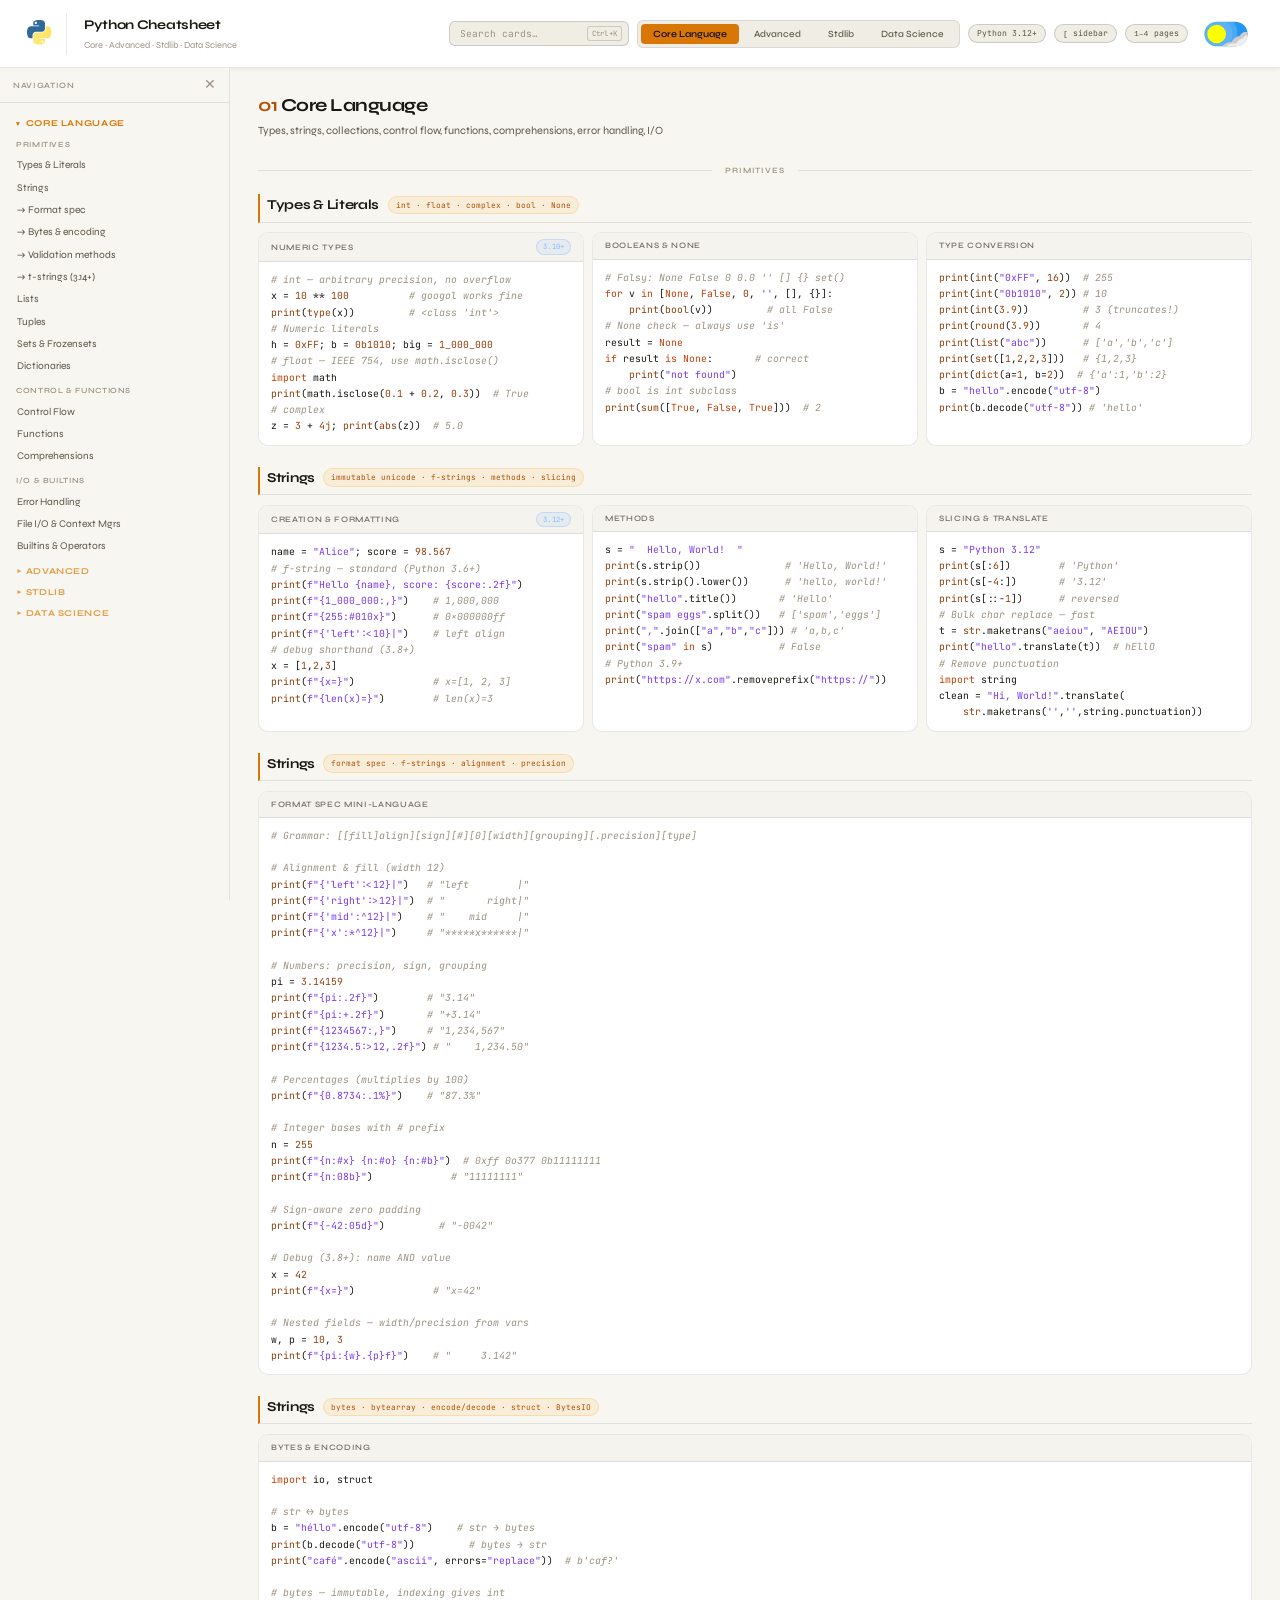
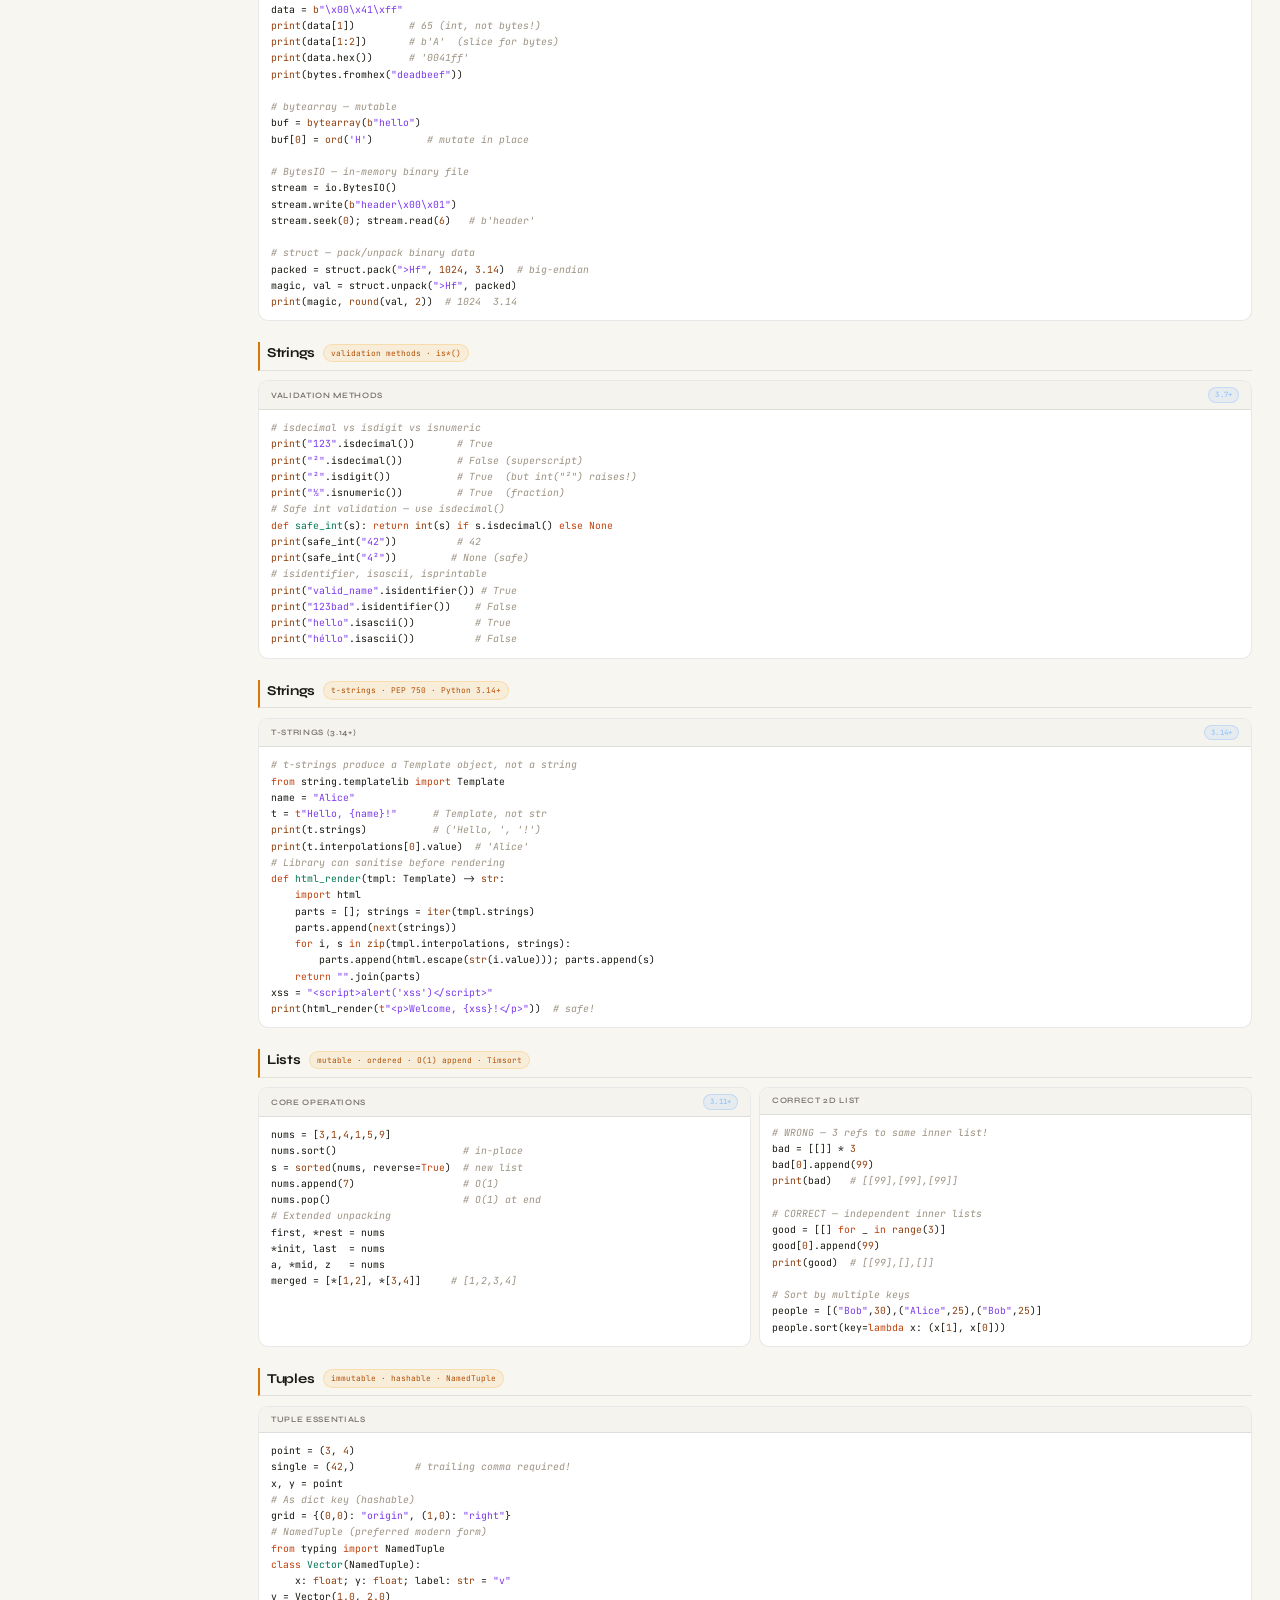
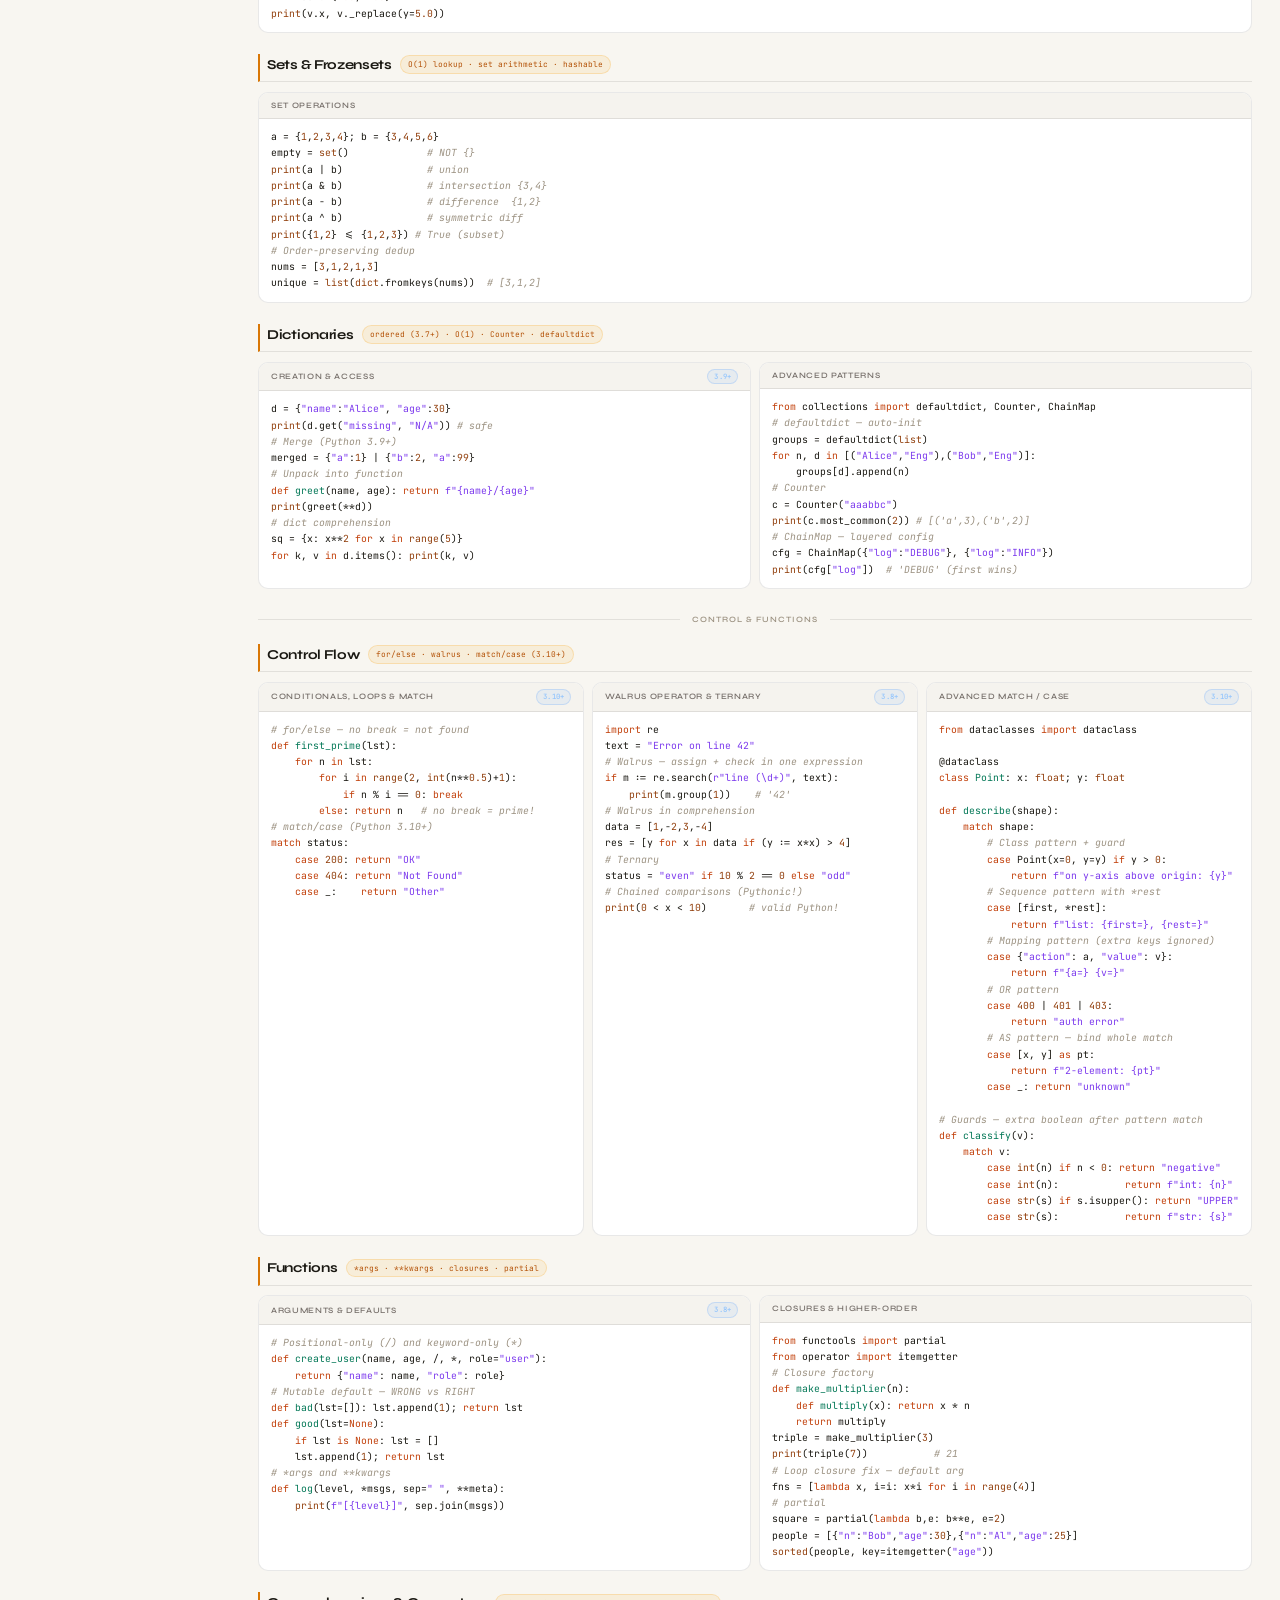
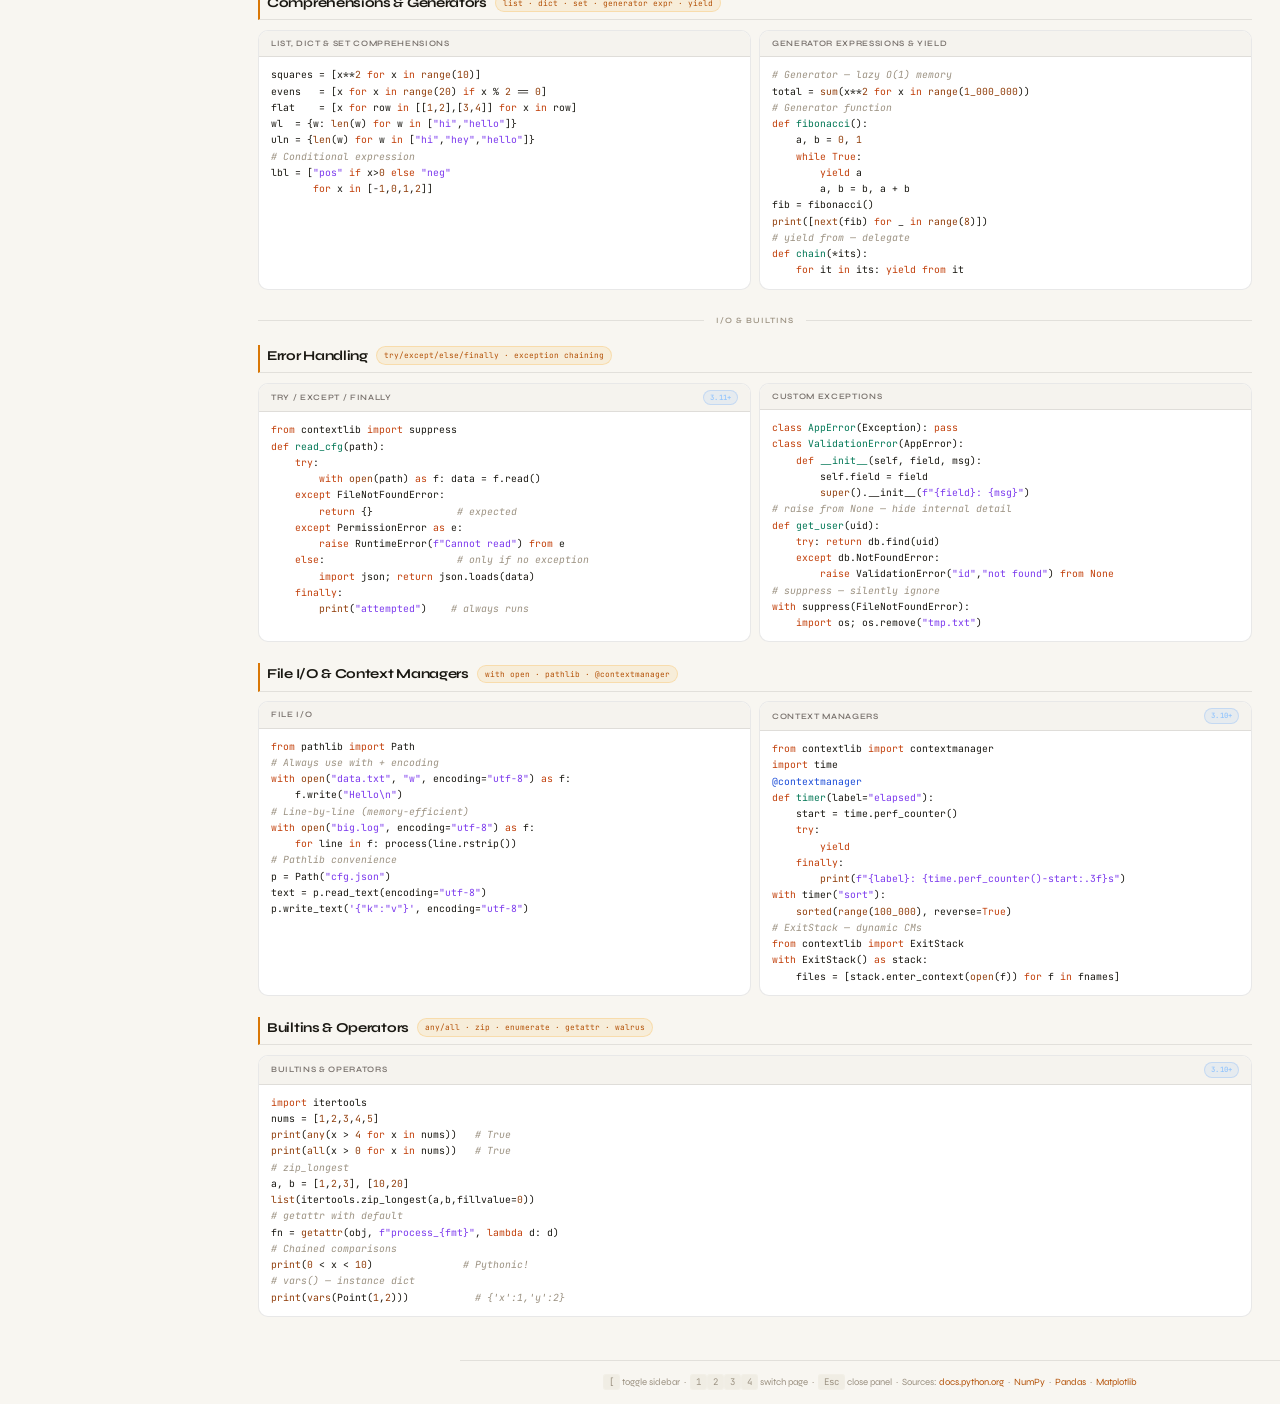
<file: Python/index.html>
<!DOCTYPE html>
<html lang="en">
<head>
<meta charset="UTF-8">
<meta name="viewport" content="width=device-width, initial-scale=1.0">
<title>Python Cheatsheet — Core · Advanced · Stdlib · Data Science</title>
<link rel="preconnect" href="https://fonts.googleapis.com">
<link rel="preconnect" href="https://fonts.gstatic.com" crossorigin>
<link href="https://fonts.googleapis.com/css2?family=Syne:wght@400;500;600;700;800&family=JetBrains+Mono:wght@400;500&display=swap" rel="stylesheet">
<link rel="stylesheet" href="css/styles.css">
</head>
<body>

<!-- ── Fixed chrome (header + sidebar) ── -->
<div id="chrome">


  <header>
    <div class="hdr-logo">
      <svg viewBox="0 0 110 128" width="28" height="28" xmlns="http://www.w3.org/2000/svg" xmlns:xlink="http://www.w3.org/1999/xlink" aria-label="Python logo">
        <defs>
          <linearGradient id="pyBlue" x1="172.94208" y1="77.475983" x2="26.670298" y2="76.313133" gradientUnits="userSpaceOnUse" gradientTransform="translate(100.2702,99.61116)">
            <stop offset="0" style="stop-color:#5a9fd4"/>
            <stop offset="1" style="stop-color:#306998"/>
          </linearGradient>
          <linearGradient id="pyYellow" x1="224.23996" y1="144.75717" x2="-65.308502" y2="144.75717" gradientUnits="userSpaceOnUse" gradientTransform="translate(100.2702,99.61116)">
            <stop offset="0" style="stop-color:#ffd43b"/>
            <stop offset="1" style="stop-color:#ffe873"/>
          </linearGradient>
        </defs>
        <path fill="url(#pyBlue)" d="M 54.918785,9.1927421e-4 C 50.335132,0.02221727 45.957846,0.41313697 42.106285,1.0946693 30.760069,3.0991731 28.700036,7.2947714 28.700035,15.032169 v 10.21875 h 26.8125 v 3.40625 h -26.8125 -10.0625 c -7.792459,0 -14.6157588,4.683717 -16.7499998,13.59375 -2.46181998,10.212966 -2.57101508,16.586023 0,27.25 1.9059283,7.937852 6.4575432,13.593748 14.2499998,13.59375 h 9.21875 v -12.25 c 0,-8.849902 7.657144,-16.656248 16.75,-16.65625 h 26.78125 c 7.454951,0 13.406253,-6.138164 13.40625,-13.625 v -25.53125 c 0,-7.2663386 -6.12998,-12.7247771 -13.40625,-13.9374997 C 64.281548,0.32794397 59.502438,-0.02037903 54.918785,9.1927421e-4 Z m -14.5,8.21875012579 c 2.769547,0 5.03125,2.2986456 5.03125,5.1249996 -2e-6,2.816336 -2.261703,5.09375 -5.03125,5.09375 -2.779476,-1e-6 -5.03125,-2.277415 -5.03125,-5.09375 -10e-7,-2.826353 2.251774,-5.1249996 5.03125,-5.1249996 z"/>
        <path fill="url(#pyYellow)" d="m 85.637535,28.657169 v 11.90625 c 0,9.230755 -7.825895,16.999999 -16.75,17 h -26.78125 c -7.335833,0 -13.406249,6.278483 -13.40625,13.625 v 25.531247 c 0,7.266344 6.318588,11.540324 13.40625,13.625004 8.487331,2.49561 16.626237,2.94663 26.78125,0 6.750155,-1.95439 13.406253,-5.88761 13.40625,-13.625004 V 86.500919 h -26.78125 v -3.40625 h 26.78125 13.406254 c 7.792461,0 10.696251,-5.435408 13.406241,-13.59375 2.79933,-8.398886 2.68022,-16.475776 0,-27.25 -1.92578,-7.757441 -5.60387,-13.59375 -13.406241,-13.59375 z m -15.0625,64.65625 c 2.779478,3e-6 5.03125,2.277417 5.03125,5.093747 -2e-6,2.826354 -2.251775,5.125004 -5.03125,5.125004 -2.76955,0 -5.03125,-2.29865 -5.03125,-5.125004 2e-6,-2.81633 2.261697,-5.093747 5.03125,-5.093747 z"/>
      </svg>
    </div>
    <div>
      <div class="hdr-title">Python Cheatsheet</div>
      <div class="hdr-sub">Core · Advanced · Stdlib · Data Science</div>
    </div>
    <div class="hdr-right">
      <div id="search-wrap">
        <input id="search-input" type="search" placeholder="Search cards…" autocomplete="off" spellcheck="false" aria-label="Search cards">
        <span id="search-kbd">⌘K</span>
        <div id="search-results" role="listbox" aria-label="Search results"></div>
      </div>
      <nav class="page-tabs" role="tablist">
        <button class="page-tab active" data-page="core"        onclick="switchPage('core')"        role="tab">Core Language</button>
        <button class="page-tab"        data-page="advanced"    onclick="switchPage('advanced')"    role="tab">Advanced</button>
        <button class="page-tab"        data-page="stdlib"      onclick="switchPage('stdlib')"      role="tab">Stdlib</button>
        <button class="page-tab"        data-page="datascience" onclick="switchPage('datascience')" role="tab">Data Science</button>
      </nav>
      <span class="hdr-badge">Python 3.12+</span>
      <span class="hdr-badge"><kbd>[</kbd> sidebar</span>
      <span class="hdr-badge"><kbd>1–4</kbd> pages</span>
      <button id="mob-drawer-btn" aria-label="Open menu" onclick="mobDrawerOpen()">☰</button>
      <label class="switch" title="Toggle light/dark mode" aria-label="Toggle theme">
        <input id="theme-input" type="checkbox" />
        <div class="slider round">
          <div class="sun-moon">
            <svg id="moon-dot-1" class="moon-dot" viewBox="0 0 100 100"><circle cx="50" cy="50" r="50"></circle></svg>
            <svg id="moon-dot-2" class="moon-dot" viewBox="0 0 100 100"><circle cx="50" cy="50" r="50"></circle></svg>
            <svg id="moon-dot-3" class="moon-dot" viewBox="0 0 100 100"><circle cx="50" cy="50" r="50"></circle></svg>
            <svg id="light-ray-1" class="light-ray" viewBox="0 0 100 100"><circle cx="50" cy="50" r="50"></circle></svg>
            <svg id="light-ray-2" class="light-ray" viewBox="0 0 100 100"><circle cx="50" cy="50" r="50"></circle></svg>
            <svg id="light-ray-3" class="light-ray" viewBox="0 0 100 100"><circle cx="50" cy="50" r="50"></circle></svg>
            <svg id="cloud-1" class="cloud-dark" viewBox="0 0 100 100"><circle cx="50" cy="50" r="50"></circle></svg>
            <svg id="cloud-2" class="cloud-dark" viewBox="0 0 100 100"><circle cx="50" cy="50" r="50"></circle></svg>
            <svg id="cloud-3" class="cloud-dark" viewBox="0 0 100 100"><circle cx="50" cy="50" r="50"></circle></svg>
            <svg id="cloud-4" class="cloud-light" viewBox="0 0 100 100"><circle cx="50" cy="50" r="50"></circle></svg>
            <svg id="cloud-5" class="cloud-light" viewBox="0 0 100 100"><circle cx="50" cy="50" r="50"></circle></svg>
            <svg id="cloud-6" class="cloud-light" viewBox="0 0 100 100"><circle cx="50" cy="50" r="50"></circle></svg>
          </div>
          <div class="stars">
            <svg id="star-1" class="star" viewBox="0 0 20 20"><path d="M 0 10 C 10 10,10 10 ,0 10 C 10 10 , 10 10 , 10 20 C 10 10 , 10 10 , 20 10 C 10 10 , 10 10 , 10 0 C 10 10,10 10 ,0 10 Z"></path></svg>
            <svg id="star-2" class="star" viewBox="0 0 20 20"><path d="M 0 10 C 10 10,10 10 ,0 10 C 10 10 , 10 10 , 10 20 C 10 10 , 10 10 , 20 10 C 10 10 , 10 10 , 10 0 C 10 10,10 10 ,0 10 Z"></path></svg>
            <svg id="star-3" class="star" viewBox="0 0 20 20"><path d="M 0 10 C 10 10,10 10 ,0 10 C 10 10 , 10 10 , 10 20 C 10 10 , 10 10 , 20 10 C 10 10 , 10 10 , 10 0 C 10 10,10 10 ,0 10 Z"></path></svg>
            <svg id="star-4" class="star" viewBox="0 0 20 20"><path d="M 0 10 C 10 10,10 10 ,0 10 C 10 10 , 10 10 , 10 20 C 10 10 , 10 10 , 20 10 C 10 10 , 10 10 , 10 0 C 10 10,10 10 ,0 10 Z"></path></svg>
          </div>
        </div>
      </label>
    </div>
  </header>

  <div style="display:flex;flex:1;min-height:0;overflow:hidden">
    <!-- ── Sidebar ── -->
    <nav id="sidebar">
      <div id="nav-toggle" onclick="toggleNav()" role="button" aria-label="Toggle sidebar">
        <span id="nav-label">Navigation</span>
        <span id="nav-icon">✕</span>
      </div>
      <div id="nav-body">

        <!-- Page 1: Core -->
        <div class="nav-page-group">
          <button class="nav-page-btn active" data-page="core" onclick="switchPage('core')">
            <span class="pg-arrow">▾</span> Core Language
          </button>
          <div class="nav-page-links" id="nav-links-core">
            <div class="nav-section">Primitives</div>
            <a class="nav-link" href="#s-types"         onclick="switchPage('core')">Types &amp; Literals</a>
            <a class="nav-link" href="#s-strings"       onclick="switchPage('core')">Strings</a>
            <a class="nav-link" href="#s-format-spec"    onclick="switchPage('core')">&#x2192; Format spec</a>
            <a class="nav-link" href="#s-bytes"          onclick="switchPage('core')">&#x2192; Bytes &amp; encoding</a>
            <a class="nav-link" href="#s-str-validation" onclick="switchPage('core')">&#x2192; Validation methods</a>
            <a class="nav-link" href="#s-tstrings"       onclick="switchPage('core')">&#x2192; t-strings (3.14+)</a>
            <a class="nav-link" href="#s-lists"         onclick="switchPage('core')">Lists</a>
            <a class="nav-link" href="#s-tuples"        onclick="switchPage('core')">Tuples</a>
            <a class="nav-link" href="#s-sets"          onclick="switchPage('core')">Sets &amp; Frozensets</a>
            <a class="nav-link" href="#s-dicts"         onclick="switchPage('core')">Dictionaries</a>
            <div class="nav-section">Control & Functions</div>
            <a class="nav-link" href="#s-flow"          onclick="switchPage('core')">Control Flow</a>
            <a class="nav-link" href="#s-functions"     onclick="switchPage('core')">Functions</a>
            <a class="nav-link" href="#s-comprehensions" onclick="switchPage('core')">Comprehensions</a>
            <div class="nav-section">I/O & Builtins</div>
            <a class="nav-link" href="#s-errors"        onclick="switchPage('core')">Error Handling</a>
            <a class="nav-link" href="#s-fileio"        onclick="switchPage('core')">File I/O &amp; Context Mgrs</a>
            <a class="nav-link" href="#s-builtins"      onclick="switchPage('core')">Builtins &amp; Operators</a>
          </div>
        </div>

        <!-- Page 2: Advanced -->
        <div class="nav-page-group">
          <button class="nav-page-btn pg-closed" data-page="advanced" onclick="switchPage('advanced')">
            <span class="pg-arrow">▾</span> Advanced
          </button>
          <div class="nav-page-links hidden" id="nav-links-advanced">
            <div class="nav-section">OOP</div>
            <a class="nav-link" href="#s-oop"           onclick="switchPage('advanced')">Classes &amp; Inheritance</a>
            <a class="nav-link" href="#s-protocols"     onclick="switchPage('advanced')">Protocols &amp; ABCs</a>
            <a class="nav-link" href="#s-dunder"        onclick="switchPage('advanced')">Dunder Methods</a>
            <div class="nav-section">Patterns</div>
            <a class="nav-link" href="#s-decorators"    onclick="switchPage('advanced')">Decorators</a>
            <a class="nav-link" href="#s-generators"    onclick="switchPage('advanced')">Generators &amp; Iterators</a>
            <a class="nav-link" href="#s-async"         onclick="switchPage('advanced')">Async / Await</a>
            <div class="nav-section">Typing & Structure</div>
            <a class="nav-link" href="#s-typehints"     onclick="switchPage('advanced')">Type Hints</a>
            <a class="nav-link" href="#s-dataclasses"   onclick="switchPage('advanced')">Dataclasses</a>
            <div class="nav-section">Performance</div>
            <a class="nav-link" href="#s-memory"        onclick="switchPage('advanced')">Memory &amp; Performance</a>
            <a class="nav-link" href="#s-concurrency"   onclick="switchPage('advanced')">Concurrency</a>
          </div>
        </div>

        <!-- Page 3: Stdlib -->
        <div class="nav-page-group">
          <button class="nav-page-btn pg-closed" data-page="stdlib" onclick="switchPage('stdlib')">
            <span class="pg-arrow">▾</span> Stdlib
          </button>
          <div class="nav-page-links hidden" id="nav-links-stdlib">
            <div class="nav-section">OS & Files</div>
            <a class="nav-link" href="#s-imports"      onclick="switchPage('stdlib')">Imports &amp; packages</a>
            <a class="nav-link" href="#s-os"            onclick="switchPage('stdlib')">os</a>
            <a class="nav-link" href="#s-sys"           onclick="switchPage('stdlib')">sys</a>
            <a class="nav-link" href="#s-pathlib"       onclick="switchPage('stdlib')">pathlib</a>
            <div class="nav-section">Data Structures</div>
            <a class="nav-link" href="#s-collections"   onclick="switchPage('stdlib')">collections</a>
            <a class="nav-link" href="#s-enum"          onclick="switchPage('stdlib')">enum</a>
            <a class="nav-link" href="#s-itertools"     onclick="switchPage('stdlib')">itertools</a>
            <a class="nav-link" href="#s-functools"     onclick="switchPage('stdlib')">functools</a>
            <div class="nav-section">Data & Time</div>
            <a class="nav-link" href="#s-datetime"      onclick="switchPage('stdlib')">datetime</a>
            <a class="nav-link" href="#s-regex"         onclick="switchPage('stdlib')">Regular Expressions</a>
            <a class="nav-link" href="#s-jsoncsvlog"    onclick="switchPage('stdlib')">json &amp; csv</a>
            <a class="nav-link" href="#s-logging"       onclick="switchPage('stdlib')">logging</a>
            <div class="nav-section">System</div>
            <a class="nav-link" href="#s-subprocess"    onclick="switchPage('stdlib')">subprocess</a>
            <a class="nav-link" href="#s-argparse"      onclick="switchPage('stdlib')">argparse</a>
            <a class="nav-link" href="#s-venv"          onclick="switchPage('stdlib')">venv &amp; packaging</a>
            <a class="nav-link" href="#s-unittest"      onclick="switchPage('stdlib')">unittest</a>
          </div>
        </div>

        <!-- Page 4: Data Science -->
        <div class="nav-page-group">
          <button class="nav-page-btn pg-closed" data-page="datascience" onclick="switchPage('datascience')">
            <span class="pg-arrow">▾</span> Data Science
          </button>
          <div class="nav-page-links hidden" id="nav-links-datascience">
            <div class="nav-section">NumPy</div>
            <a class="nav-link" href="#s-np-arrays"     onclick="switchPage('datascience')">Arrays &amp; Indexing</a>
            <a class="nav-link" href="#s-np-ops"        onclick="switchPage('datascience')">Vectorised Ops</a>
            <div class="nav-section">Pandas</div>
            <a class="nav-link" href="#s-pd-basics"     onclick="switchPage('datascience')">Series &amp; DataFrame</a>
            <a class="nav-link" href="#s-pd-ops"        onclick="switchPage('datascience')">Transform &amp; Clean</a>
            <a class="nav-link" href="#s-pd-groupby"    onclick="switchPage('datascience')">GroupBy &amp; Merge</a>
            <div class="nav-section">Visualisation</div>
            <a class="nav-link" href="#s-matplotlib"    onclick="switchPage('datascience')">Matplotlib</a>
            <div class="nav-section">Third-party</div>
            <a class="nav-link" href="#s-requests"      onclick="switchPage('datascience')">requests</a>
            <a class="nav-link" href="#s-pydantic"      onclick="switchPage('datascience')">Pydantic v2</a>
            <a class="nav-link" href="#s-pytest"        onclick="switchPage('datascience')">pytest</a>
            <a class="nav-link" href="#s-sqlalchemy"    onclick="switchPage('datascience')">SQLAlchemy</a>
          </div>
        </div>

      </div><!-- /nav-body -->
    </nav><!-- /sidebar -->
  </div>



  <!-- ── Mobile right drawer ── -->
  <div id="mob-overlay" onclick="mobDrawerClose()"></div>
  <div id="mob-drawer">
    <div id="mob-drawer-hdr">
      <span id="mob-drawer-title">Navigation</span>
      <button id="mob-drawer-close" onclick="mobDrawerClose()" aria-label="Close menu">✕</button>
    </div>
    <div id="mob-drawer-body">
      <div class="mob-drawer-section-label">Pages</div>
      <button class="mob-page-btn active" data-page="core"        onclick="switchPage('core');mobDrawerClose()">Core Language</button>
      <button class="mob-page-btn"        data-page="advanced"    onclick="switchPage('advanced');mobDrawerClose()">Advanced Python</button>
      <button class="mob-page-btn"        data-page="stdlib"      onclick="switchPage('stdlib');mobDrawerClose()">Stdlib</button>
      <button class="mob-page-btn"        data-page="datascience" onclick="switchPage('datascience');mobDrawerClose()">Data Science</button>
      <div class="mob-drawer-divider"></div>
      <div class="mob-drawer-section-label">Theme</div>
      <div id="mob-theme-row">
        <span id="mob-theme-label">Dark mode</span>
        <label class="switch" aria-label="Toggle theme">
          <input id="theme-input-mob" type="checkbox" />
          <div class="slider round">
            <div class="sun-moon">
              <svg id="mob-moon-dot-1" class="moon-dot" viewBox="0 0 100 100"><circle cx="50" cy="50" r="50"/></svg>
              <svg id="mob-moon-dot-2" class="moon-dot" viewBox="0 0 100 100"><circle cx="50" cy="50" r="50"/></svg>
              <svg id="mob-moon-dot-3" class="moon-dot" viewBox="0 0 100 100"><circle cx="50" cy="50" r="50"/></svg>
              <svg id="mob-light-ray-1" class="light-ray" viewBox="0 0 100 100"><circle cx="50" cy="50" r="50"/></svg>
              <svg id="mob-light-ray-2" class="light-ray" viewBox="0 0 100 100"><circle cx="50" cy="50" r="50"/></svg>
              <svg id="mob-light-ray-3" class="light-ray" viewBox="0 0 100 100"><circle cx="50" cy="50" r="50"/></svg>
              <svg id="mob-cloud-1" class="cloud-dark" viewBox="0 0 100 100"><circle cx="50" cy="50" r="50"/></svg>
              <svg id="mob-cloud-2" class="cloud-dark" viewBox="0 0 100 100"><circle cx="50" cy="50" r="50"/></svg>
              <svg id="mob-cloud-3" class="cloud-dark" viewBox="0 0 100 100"><circle cx="50" cy="50" r="50"/></svg>
              <svg id="mob-cloud-4" class="cloud-light" viewBox="0 0 100 100"><circle cx="50" cy="50" r="50"/></svg>
              <svg id="mob-cloud-5" class="cloud-light" viewBox="0 0 100 100"><circle cx="50" cy="50" r="50"/></svg>
              <svg id="mob-cloud-6" class="cloud-light" viewBox="0 0 100 100"><circle cx="50" cy="50" r="50"/></svg>
            </div>
            <div class="stars">
              <svg id="mob-star-1" class="star" viewBox="0 0 20 20"><path d="M 0 10 C 10 10,10 10 ,0 10 C 10 10 , 10 10 , 10 20 C 10 10 , 10 10 , 20 10 C 10 10 , 10 10 , 10 0 C 10 10,10 10 ,0 10 Z"/></svg>
              <svg id="mob-star-2" class="star" viewBox="0 0 20 20"><path d="M 0 10 C 10 10,10 10 ,0 10 C 10 10 , 10 10 , 10 20 C 10 10 , 10 10 , 20 10 C 10 10 , 10 10 , 10 0 C 10 10,10 10 ,0 10 Z"/></svg>
              <svg id="mob-star-3" class="star" viewBox="0 0 20 20"><path d="M 0 10 C 10 10,10 10 ,0 10 C 10 10 , 10 10 , 10 20 C 10 10 , 10 10 , 20 10 C 10 10 , 10 10 , 10 0 C 10 10,10 10 ,0 10 Z"/></svg>
              <svg id="mob-star-4" class="star" viewBox="0 0 20 20"><path d="M 0 10 C 10 10,10 10 ,0 10 C 10 10 , 10 10 , 10 20 C 10 10 , 10 10 , 20 10 C 10 10 , 10 10 , 10 0 C 10 10,10 10 ,0 10 Z"/></svg>
            </div>
          </div>
        </label>
      </div>
      <div class="mob-drawer-divider"></div>
      <div class="mob-drawer-section-label">Shortcuts</div>
      <div class="mob-shortcut-row"><kbd>[</kbd><span>toggle sidebar</span></div>
      <div class="mob-shortcut-row"><kbd>1–4</kbd><span>switch page</span></div>
      <div class="mob-shortcut-row"><kbd>Esc</kbd><span>close panel</span></div>
    </div>
  </div>

</div><!-- /chrome -->

<!-- ── Scrollable main ── -->
<div id="main-wrapper">
<main>

<!-- ═══════════════════════════════════════
     PAGE 1 — CORE LANGUAGE
═══════════════════════════════════════ -->
<div class="page-panel active" id="page-core">
  <div class="part-heading"><span>01</span> Core Language</div>
  <div class="part-sub">Types, strings, collections, control flow, functions, comprehensions, error handling, I/O</div>

  <div class="part-divider"><div class="part-divider-line"></div><div class="part-divider-label">Primitives</div><div class="part-divider-line"></div></div>

  <section class="section" id="s-types">
    <div class="section-header">
      <div class="section-title">Types &amp; Literals</div>
      <span class="ver-badge">int · float · complex · bool · None</span>
    </div>
    <div class="card-grid">
      <div class="card"><div class="card-label">Numeric types<span class="new-badge">3.10+</span></div><pre><span class="cm"># int — arbitrary precision, no overflow</span>
x = <span class="bi">10</span> ** <span class="bi">100</span>          <span class="cm"># googol works fine</span>
<span class="bi">print</span>(<span class="bi">type</span>(x))         <span class="cm"># &lt;class 'int'&gt;</span>
<span class="cm"># Numeric literals</span>
h = <span class="bi">0xFF</span>; b = <span class="bi">0b1010</span>; big = <span class="bi">1_000_000</span>
<span class="cm"># float — IEEE 754, use math.isclose()</span>
<span class="kw">import</span> math
<span class="bi">print</span>(math.isclose(<span class="bi">0.1</span> + <span class="bi">0.2</span>, <span class="bi">0.3</span>))  <span class="cm"># True</span>
<span class="cm"># complex</span>
z = <span class="bi">3</span> + <span class="bi">4j</span>; <span class="bi">print</span>(<span class="bi">abs</span>(z))  <span class="cm"># 5.0</span></pre></div>
      <div class="card"><div class="card-label">Booleans &amp; None</div><pre><span class="cm"># Falsy: None False 0 0.0 '' [] {} set()</span>
<span class="kw">for</span> v <span class="kw">in</span> [<span class="kw">None</span>, <span class="kw">False</span>, <span class="bi">0</span>, <span class="st">''</span>, [], {}]:
    <span class="bi">print</span>(<span class="bi">bool</span>(v))         <span class="cm"># all False</span>
<span class="cm"># None check — always use 'is'</span>
result = <span class="kw">None</span>
<span class="kw">if</span> result <span class="kw">is</span> <span class="kw">None</span>:       <span class="cm"># correct</span>
    <span class="bi">print</span>(<span class="st">"not found"</span>)
<span class="cm"># bool is int subclass</span>
<span class="bi">print</span>(<span class="bi">sum</span>([<span class="kw">True</span>, <span class="kw">False</span>, <span class="kw">True</span>]))  <span class="cm"># 2</span></pre></div>
      <div class="card"><div class="card-label">Type conversion</div><pre><span class="bi">print</span>(<span class="bi">int</span>(<span class="st">"0xFF"</span>, <span class="bi">16</span>))  <span class="cm"># 255</span>
<span class="bi">print</span>(<span class="bi">int</span>(<span class="st">"0b1010"</span>, <span class="bi">2</span>)) <span class="cm"># 10</span>
<span class="bi">print</span>(<span class="bi">int</span>(<span class="bi">3.9</span>))         <span class="cm"># 3 (truncates!)</span>
<span class="bi">print</span>(<span class="bi">round</span>(<span class="bi">3.9</span>))       <span class="cm"># 4</span>
<span class="bi">print</span>(<span class="bi">list</span>(<span class="st">"abc"</span>))      <span class="cm"># ['a','b','c']</span>
<span class="bi">print</span>(<span class="bi">set</span>([<span class="bi">1</span>,<span class="bi">2</span>,<span class="bi">2</span>,<span class="bi">3</span>]))   <span class="cm"># {1,2,3}</span>
<span class="bi">print</span>(<span class="bi">dict</span>(a=<span class="bi">1</span>, b=<span class="bi">2</span>))  <span class="cm"># {'a':1,'b':2}</span>
b = <span class="st">"hello"</span>.encode(<span class="st">"utf-8"</span>)
<span class="bi">print</span>(b.decode(<span class="st">"utf-8"</span>)) <span class="cm"># 'hello'</span></pre></div>
    </div>
  </section>

  <section class="section" id="s-strings">
    <div class="section-header"><div class="section-title">Strings</div><span class="ver-badge">immutable unicode · f-strings · methods · slicing</span></div>
    <div class="card-grid">
      <div class="card"><div class="card-label">Creation &amp; formatting<span class="new-badge">3.12+</span></div><pre>name = <span class="st">"Alice"</span>; score = <span class="bi">98.567</span>
<span class="cm"># f-string — standard (Python 3.6+)</span>
<span class="bi">print</span>(<span class="st">f"Hello {name}, score: {score:.2f}"</span>)
<span class="bi">print</span>(<span class="st">f"{1_000_000:,}"</span>)    <span class="cm"># 1,000,000</span>
<span class="bi">print</span>(<span class="st">f"{255:#010x}"</span>)      <span class="cm"># 0x000000ff</span>
<span class="bi">print</span>(<span class="st">f"{'left':&lt;10}|"</span>)    <span class="cm"># left align</span>
<span class="cm"># debug shorthand (3.8+)</span>
x = [<span class="bi">1</span>,<span class="bi">2</span>,<span class="bi">3</span>]
<span class="bi">print</span>(<span class="st">f"{x=}"</span>)             <span class="cm"># x=[1, 2, 3]</span>
<span class="bi">print</span>(<span class="st">f"{len(x)=}"</span>)        <span class="cm"># len(x)=3</span></pre></div>
      <div class="card"><div class="card-label">Methods</div><pre>s = <span class="st">"  Hello, World!  "</span>
<span class="bi">print</span>(s.strip())              <span class="cm"># 'Hello, World!'</span>
<span class="bi">print</span>(s.strip().lower())      <span class="cm"># 'hello, world!'</span>
<span class="bi">print</span>(<span class="st">"hello"</span>.title())       <span class="cm"># 'Hello'</span>
<span class="bi">print</span>(<span class="st">"spam eggs"</span>.split())   <span class="cm"># ['spam','eggs']</span>
<span class="bi">print</span>(<span class="st">","</span>.join([<span class="st">"a"</span>,<span class="st">"b"</span>,<span class="st">"c"</span>])) <span class="cm"># 'a,b,c'</span>
<span class="bi">print</span>(<span class="st">"spam"</span> <span class="kw">in</span> s)           <span class="cm"># False</span>
<span class="cm"># Python 3.9+</span>
<span class="bi">print</span>(<span class="st">"https://x.com"</span>.removeprefix(<span class="st">"https://"</span>))</pre></div>
      <div class="card"><div class="card-label">Slicing &amp; translate</div><pre>s = <span class="st">"Python 3.12"</span>
<span class="bi">print</span>(s[:<span class="bi">6</span>])        <span class="cm"># 'Python'</span>
<span class="bi">print</span>(s[-<span class="bi">4</span>:])       <span class="cm"># '3.12'</span>
<span class="bi">print</span>(s[::-<span class="bi">1</span>])      <span class="cm"># reversed</span>
<span class="cm"># Bulk char replace — fast</span>
t = <span class="bi">str</span>.maketrans(<span class="st">"aeiou"</span>, <span class="st">"AEIOU"</span>)
<span class="bi">print</span>(<span class="st">"hello"</span>.translate(t))  <span class="cm"># hEllO</span>
<span class="cm"># Remove punctuation</span>
<span class="kw">import</span> string
clean = <span class="st">"Hi, World!"</span>.translate(
    <span class="bi">str</span>.maketrans(<span class="st">''</span>,<span class="st">''</span>,string.punctuation))</pre></div>
    </div>
  </section>

  <section class="section" id="s-format-spec">
    <div class="section-header"><div class="section-title">Strings</div><span class="ver-badge">format spec · f-strings · alignment · precision</span></div>
    <div class="card-grid">
      <div class="card"><div class="card-label">Format spec mini-language</div><pre><span class="cm"># Grammar: [[fill]align][sign][#][0][width][grouping][.precision][type]</span>

<span class="cm"># Alignment &amp; fill (width 12)</span>
<span class="bi">print</span>(<span class="st">f"{'left':&lt;12}|"</span>)   <span class="cm"># "left        |"</span>
<span class="bi">print</span>(<span class="st">f"{'right':&gt;12}|"</span>)  <span class="cm"># "       right|"</span>
<span class="bi">print</span>(<span class="st">f"{'mid':^12}|"</span>)    <span class="cm"># "    mid     |"</span>
<span class="bi">print</span>(<span class="st">f"{'x':*^12}|"</span>)     <span class="cm"># "*****x******|"</span>

<span class="cm"># Numbers: precision, sign, grouping</span>
pi = <span class="bi">3.14159</span>
<span class="bi">print</span>(<span class="st">f"{pi:.2f}"</span>)        <span class="cm"># "3.14"</span>
<span class="bi">print</span>(<span class="st">f"{pi:+.2f}"</span>)       <span class="cm"># "+3.14"</span>
<span class="bi">print</span>(<span class="st">f"{1234567:,}"</span>)     <span class="cm"># "1,234,567"</span>
<span class="bi">print</span>(<span class="st">f"{1234.5:&gt;12,.2f}"</span>) <span class="cm"># "    1,234.50"</span>

<span class="cm"># Percentages (multiplies by 100)</span>
<span class="bi">print</span>(<span class="st">f"{0.8734:.1%}"</span>)    <span class="cm"># "87.3%"</span>

<span class="cm"># Integer bases with # prefix</span>
n = <span class="bi">255</span>
<span class="bi">print</span>(<span class="st">f"{n:#x} {n:#o} {n:#b}"</span>)  <span class="cm"># 0xff 0o377 0b11111111</span>
<span class="bi">print</span>(<span class="st">f"{n:08b}"</span>)             <span class="cm"># "11111111"</span>

<span class="cm"># Sign-aware zero padding</span>
<span class="bi">print</span>(<span class="st">f"{-42:05d}"</span>)         <span class="cm"># "-0042"</span>

<span class="cm"># Debug (3.8+): name AND value</span>
x = <span class="bi">42</span>
<span class="bi">print</span>(<span class="st">f"{x=}"</span>)             <span class="cm"># "x=42"</span>

<span class="cm"># Nested fields — width/precision from vars</span>
w, p = <span class="bi">10</span>, <span class="bi">3</span>
<span class="bi">print</span>(<span class="st">f"{pi:{w}.{p}f}"</span>)    <span class="cm"># "     3.142"</span></pre></div>
    </div>
  </section>

  <section class="section" id="s-bytes">
    <div class="section-header"><div class="section-title">Strings</div><span class="ver-badge">bytes · bytearray · encode/decode · struct · BytesIO</span></div>
    <div class="card-grid">
      <div class="card"><div class="card-label">Bytes &amp; encoding</div><pre><span class="kw">import</span> io, struct

<span class="cm"># str ↔ bytes</span>
b = <span class="st">"héllo"</span>.encode(<span class="st">"utf-8"</span>)    <span class="cm"># str → bytes</span>
<span class="bi">print</span>(b.decode(<span class="st">"utf-8"</span>))         <span class="cm"># bytes → str</span>
<span class="bi">print</span>(<span class="st">"café"</span>.encode(<span class="st">"ascii"</span>, errors=<span class="st">"replace"</span>))  <span class="cm"># b'caf?'</span>

<span class="cm"># bytes — immutable, indexing gives int</span>
data = <span class="bi">b</span><span class="st">"\x00\x41\xff"</span>
<span class="bi">print</span>(data[<span class="bi">1</span>])         <span class="cm"># 65 (int, not bytes!)</span>
<span class="bi">print</span>(data[<span class="bi">1</span>:<span class="bi">2</span>])       <span class="cm"># b'A'  (slice for bytes)</span>
<span class="bi">print</span>(data.hex())      <span class="cm"># '0041ff'</span>
<span class="bi">print</span>(bytes.fromhex(<span class="st">"deadbeef"</span>))

<span class="cm"># bytearray — mutable</span>
buf = <span class="bi">bytearray</span>(<span class="bi">b</span><span class="st">"hello"</span>)
buf[<span class="bi">0</span>] = <span class="bi">ord</span>(<span class="st">'H'</span>)         <span class="cm"># mutate in place</span>

<span class="cm"># BytesIO — in-memory binary file</span>
stream = io.BytesIO()
stream.write(<span class="bi">b</span><span class="st">"header\x00\x01"</span>)
stream.seek(<span class="bi">0</span>); stream.read(<span class="bi">6</span>)   <span class="cm"># b'header'</span>

<span class="cm"># struct — pack/unpack binary data</span>
packed = struct.pack(<span class="st">"&gt;Hf"</span>, <span class="bi">1024</span>, <span class="bi">3.14</span>)  <span class="cm"># big-endian</span>
magic, val = struct.unpack(<span class="st">"&gt;Hf"</span>, packed)
<span class="bi">print</span>(magic, <span class="bi">round</span>(val, <span class="bi">2</span>))  <span class="cm"># 1024  3.14</span></pre></div>
    </div>
  </section>

  <section class="section" id="s-str-validation">
    <div class="section-header"><div class="section-title">Strings</div><span class="ver-badge">validation methods · is*()</span></div>
    <div class="card-grid">
      <div class="card"><div class="card-label">Validation methods<span class="new-badge">3.7+</span></div><pre><span class="cm"># isdecimal vs isdigit vs isnumeric</span>
<span class="bi">print</span>(<span class="st">"123"</span>.isdecimal())       <span class="cm"># True</span>
<span class="bi">print</span>(<span class="st">"²"</span>.isdecimal())         <span class="cm"># False (superscript)</span>
<span class="bi">print</span>(<span class="st">"²"</span>.isdigit())           <span class="cm"># True  (but int("²") raises!)</span>
<span class="bi">print</span>(<span class="st">"½"</span>.isnumeric())         <span class="cm"># True  (fraction)</span>
<span class="cm"># Safe int validation — use isdecimal()</span>
<span class="kw">def</span> <span class="fn">safe_int</span>(s): <span class="kw">return</span> <span class="bi">int</span>(s) <span class="kw">if</span> s.isdecimal() <span class="kw">else</span> <span class="kw">None</span>
<span class="bi">print</span>(safe_int(<span class="st">"42"</span>))          <span class="cm"># 42</span>
<span class="bi">print</span>(safe_int(<span class="st">"4²"</span>))         <span class="cm"># None (safe)</span>
<span class="cm"># isidentifier, isascii, isprintable</span>
<span class="bi">print</span>(<span class="st">"valid_name"</span>.isidentifier()) <span class="cm"># True</span>
<span class="bi">print</span>(<span class="st">"123bad"</span>.isidentifier())    <span class="cm"># False</span>
<span class="bi">print</span>(<span class="st">"hello"</span>.isascii())          <span class="cm"># True</span>
<span class="bi">print</span>(<span class="st">"héllo"</span>.isascii())          <span class="cm"># False</span></pre></div>
    </div>
  </section>

  <section class="section" id="s-tstrings">
    <div class="section-header"><div class="section-title">Strings</div><span class="ver-badge">t-strings · PEP 750 · Python 3.14+</span></div>
    <div class="card-grid">
      <div class="card"><div class="card-label">t-strings (3.14+)<span class="new-badge">3.14+</span></div><pre><span class="cm"># t-strings produce a Template object, not a string</span>
<span class="kw">from</span> string.templatelib <span class="kw">import</span> Template
name = <span class="st">"Alice"</span>
t = <span class="kw">t</span><span class="st">"Hello, {name}!"</span>      <span class="cm"># Template, not str</span>
<span class="bi">print</span>(t.strings)           <span class="cm"># ('Hello, ', '!')</span>
<span class="bi">print</span>(t.interpolations[<span class="bi">0</span>].value)  <span class="cm"># 'Alice'</span>
<span class="cm"># Library can sanitise before rendering</span>
<span class="kw">def</span> <span class="fn">html_render</span>(tmpl: Template) -&gt; <span class="bi">str</span>:
    <span class="kw">import</span> html
    parts = []; strings = <span class="bi">iter</span>(tmpl.strings)
    parts.append(<span class="bi">next</span>(strings))
    <span class="kw">for</span> i, s <span class="kw">in</span> <span class="bi">zip</span>(tmpl.interpolations, strings):
        parts.append(html.escape(<span class="bi">str</span>(i.value))); parts.append(s)
    <span class="kw">return</span> <span class="st">""</span>.join(parts)
xss = <span class="st">"&lt;script&gt;alert('xss')&lt;/script&gt;"</span>
<span class="bi">print</span>(html_render(<span class="kw">t</span><span class="st">"&lt;p&gt;Welcome, {xss}!&lt;/p&gt;"</span>))  <span class="cm"># safe!</span></pre></div>
    </div>
  </section>

  <section class="section" id="s-lists">
    <div class="section-header"><div class="section-title">Lists</div><span class="ver-badge">mutable · ordered · O(1) append · Timsort</span></div>
    <div class="card-grid">
      <div class="card"><div class="card-label">Core operations<span class="new-badge">3.11+</span></div><pre>nums = [<span class="bi">3</span>,<span class="bi">1</span>,<span class="bi">4</span>,<span class="bi">1</span>,<span class="bi">5</span>,<span class="bi">9</span>]
nums.sort()                     <span class="cm"># in-place</span>
s = <span class="bi">sorted</span>(nums, reverse=<span class="kw">True</span>)  <span class="cm"># new list</span>
nums.append(<span class="bi">7</span>)                  <span class="cm"># O(1)</span>
nums.pop()                      <span class="cm"># O(1) at end</span>
<span class="cm"># Extended unpacking</span>
first, *rest = nums
*init, last  = nums
a, *mid, z   = nums
merged = [*[<span class="bi">1</span>,<span class="bi">2</span>], *[<span class="bi">3</span>,<span class="bi">4</span>]]     <span class="cm"># [1,2,3,4]</span></pre></div>
      <div class="card"><div class="card-label">Correct 2D list</div><pre><span class="cm"># WRONG — 3 refs to same inner list!</span>
bad = [[]] * <span class="bi">3</span>
bad[<span class="bi">0</span>].append(<span class="bi">99</span>)
<span class="bi">print</span>(bad)   <span class="cm"># [[99],[99],[99]]</span>

<span class="cm"># CORRECT — independent inner lists</span>
good = [[] <span class="kw">for</span> _ <span class="kw">in</span> <span class="bi">range</span>(<span class="bi">3</span>)]
good[<span class="bi">0</span>].append(<span class="bi">99</span>)
<span class="bi">print</span>(good)  <span class="cm"># [[99],[],[]]</span>

<span class="cm"># Sort by multiple keys</span>
people = [(<span class="st">"Bob"</span>,<span class="bi">30</span>),(<span class="st">"Alice"</span>,<span class="bi">25</span>),(<span class="st">"Bob"</span>,<span class="bi">25</span>)]
people.sort(key=<span class="kw">lambda</span> x: (x[<span class="bi">1</span>], x[<span class="bi">0</span>]))</pre></div>
    </div>
  </section>

  <section class="section" id="s-tuples">
    <div class="section-header"><div class="section-title">Tuples</div><span class="ver-badge">immutable · hashable · NamedTuple</span></div>
    <div class="card-grid">
      <div class="card"><div class="card-label">Tuple essentials</div><pre>point = (<span class="bi">3</span>, <span class="bi">4</span>)
single = (<span class="bi">42</span>,)          <span class="cm"># trailing comma required!</span>
x, y = point
<span class="cm"># As dict key (hashable)</span>
grid = {(<span class="bi">0</span>,<span class="bi">0</span>): <span class="st">"origin"</span>, (<span class="bi">1</span>,<span class="bi">0</span>): <span class="st">"right"</span>}
<span class="cm"># NamedTuple (preferred modern form)</span>
<span class="kw">from</span> typing <span class="kw">import</span> NamedTuple
<span class="kw">class</span> <span class="fn">Vector</span>(NamedTuple):
    x: <span class="bi">float</span>; y: <span class="bi">float</span>; label: <span class="bi">str</span> = <span class="st">"v"</span>
v = Vector(<span class="bi">1.0</span>, <span class="bi">2.0</span>)
<span class="bi">print</span>(v.x, v._replace(y=<span class="bi">5.0</span>))</pre></div>
    </div>
  </section>

  <section class="section" id="s-sets">
    <div class="section-header"><div class="section-title">Sets &amp; Frozensets</div><span class="ver-badge">O(1) lookup · set arithmetic · hashable</span></div>
    <div class="card-grid">
      <div class="card"><div class="card-label">Set operations</div><pre>a = {<span class="bi">1</span>,<span class="bi">2</span>,<span class="bi">3</span>,<span class="bi">4</span>}; b = {<span class="bi">3</span>,<span class="bi">4</span>,<span class="bi">5</span>,<span class="bi">6</span>}
empty = <span class="bi">set</span>()             <span class="cm"># NOT {}</span>
<span class="bi">print</span>(a | b)              <span class="cm"># union</span>
<span class="bi">print</span>(a &amp; b)              <span class="cm"># intersection {3,4}</span>
<span class="bi">print</span>(a - b)              <span class="cm"># difference  {1,2}</span>
<span class="bi">print</span>(a ^ b)              <span class="cm"># symmetric diff</span>
<span class="bi">print</span>({<span class="bi">1</span>,<span class="bi">2</span>} &lt;= {<span class="bi">1</span>,<span class="bi">2</span>,<span class="bi">3</span>}) <span class="cm"># True (subset)</span>
<span class="cm"># Order-preserving dedup</span>
nums = [<span class="bi">3</span>,<span class="bi">1</span>,<span class="bi">2</span>,<span class="bi">1</span>,<span class="bi">3</span>]
unique = <span class="bi">list</span>(<span class="bi">dict</span>.fromkeys(nums))  <span class="cm"># [3,1,2]</span></pre></div>
    </div>
  </section>

  <section class="section" id="s-dicts">
    <div class="section-header"><div class="section-title">Dictionaries</div><span class="ver-badge">ordered (3.7+) · O(1) · Counter · defaultdict</span></div>
    <div class="card-grid">
      <div class="card"><div class="card-label">Creation &amp; access<span class="new-badge">3.9+</span></div><pre>d = {<span class="st">"name"</span>:<span class="st">"Alice"</span>, <span class="st">"age"</span>:<span class="bi">30</span>}
<span class="bi">print</span>(d.get(<span class="st">"missing"</span>, <span class="st">"N/A"</span>)) <span class="cm"># safe</span>
<span class="cm"># Merge (Python 3.9+)</span>
merged = {<span class="st">"a"</span>:<span class="bi">1</span>} | {<span class="st">"b"</span>:<span class="bi">2</span>, <span class="st">"a"</span>:<span class="bi">99</span>}
<span class="cm"># Unpack into function</span>
<span class="kw">def</span> <span class="fn">greet</span>(name, age): <span class="kw">return</span> <span class="st">f"{name}/{age}"</span>
<span class="bi">print</span>(greet(**d))
<span class="cm"># dict comprehension</span>
sq = {x: x**<span class="bi">2</span> <span class="kw">for</span> x <span class="kw">in</span> <span class="bi">range</span>(<span class="bi">5</span>)}
<span class="kw">for</span> k, v <span class="kw">in</span> d.items(): <span class="bi">print</span>(k, v)</pre></div>
      <div class="card"><div class="card-label">Advanced patterns</div><pre><span class="kw">from</span> collections <span class="kw">import</span> defaultdict, Counter, ChainMap
<span class="cm"># defaultdict — auto-init</span>
groups = defaultdict(<span class="bi">list</span>)
<span class="kw">for</span> n, d <span class="kw">in</span> [(<span class="st">"Alice"</span>,<span class="st">"Eng"</span>),(<span class="st">"Bob"</span>,<span class="st">"Eng"</span>)]:
    groups[d].append(n)
<span class="cm"># Counter</span>
c = Counter(<span class="st">"aaabbc"</span>)
<span class="bi">print</span>(c.most_common(<span class="bi">2</span>)) <span class="cm"># [('a',3),('b',2)]</span>
<span class="cm"># ChainMap — layered config</span>
cfg = ChainMap({<span class="st">"log"</span>:<span class="st">"DEBUG"</span>}, {<span class="st">"log"</span>:<span class="st">"INFO"</span>})
<span class="bi">print</span>(cfg[<span class="st">"log"</span>])  <span class="cm"># 'DEBUG' (first wins)</span></pre></div>
    </div>
  </section>

  <div class="part-divider"><div class="part-divider-line"></div><div class="part-divider-label">Control &amp; Functions</div><div class="part-divider-line"></div></div>

  <section class="section" id="s-flow">
    <div class="section-header"><div class="section-title">Control Flow</div><span class="ver-badge">for/else · walrus · match/case (3.10+)</span></div>
    <div class="card-grid">
      <div class="card"><div class="card-label">Conditionals, loops &amp; match<span class="new-badge">3.10+</span></div><pre><span class="cm"># for/else — no break = not found</span>
<span class="kw">def</span> <span class="fn">first_prime</span>(lst):
    <span class="kw">for</span> n <span class="kw">in</span> lst:
        <span class="kw">for</span> i <span class="kw">in</span> <span class="bi">range</span>(<span class="bi">2</span>, <span class="bi">int</span>(n**<span class="bi">0.5</span>)+<span class="bi">1</span>):
            <span class="kw">if</span> n % i == <span class="bi">0</span>: <span class="kw">break</span>
        <span class="kw">else</span>: <span class="kw">return</span> n   <span class="cm"># no break = prime!</span>
<span class="cm"># match/case (Python 3.10+)</span>
<span class="kw">match</span> status:
    <span class="kw">case</span> <span class="bi">200</span>: <span class="kw">return</span> <span class="st">"OK"</span>
    <span class="kw">case</span> <span class="bi">404</span>: <span class="kw">return</span> <span class="st">"Not Found"</span>
    <span class="kw">case</span> _:    <span class="kw">return</span> <span class="st">"Other"</span></pre></div>
      <div class="card"><div class="card-label">Walrus operator &amp; ternary<span class="new-badge">3.8+</span></div><pre><span class="kw">import</span> re
text = <span class="st">"Error on line 42"</span>
<span class="cm"># Walrus — assign + check in one expression</span>
<span class="kw">if</span> m := re.search(<span class="st">r"line (\d+)"</span>, text):
    <span class="bi">print</span>(m.group(<span class="bi">1</span>))    <span class="cm"># '42'</span>
<span class="cm"># Walrus in comprehension</span>
data = [<span class="bi">1</span>,-<span class="bi">2</span>,<span class="bi">3</span>,-<span class="bi">4</span>]
res = [y <span class="kw">for</span> x <span class="kw">in</span> data <span class="kw">if</span> (y := x*x) > <span class="bi">4</span>]
<span class="cm"># Ternary</span>
status = <span class="st">"even"</span> <span class="kw">if</span> <span class="bi">10</span> % <span class="bi">2</span> == <span class="bi">0</span> <span class="kw">else</span> <span class="st">"odd"</span>
<span class="cm"># Chained comparisons (Pythonic!)</span>
<span class="bi">print</span>(<span class="bi">0</span> &lt; x &lt; <span class="bi">10</span>)       <span class="cm"># valid Python!</span></pre></div>
      <div class="card"><div class="card-label">Advanced match / case<span class="new-badge">3.10+</span></div><pre><span class="kw">from</span> dataclasses <span class="kw">import</span> dataclass

@dataclass
<span class="kw">class</span> <span class="fn">Point</span>: x: <span class="bi">float</span>; y: <span class="bi">float</span>

<span class="kw">def</span> <span class="fn">describe</span>(shape):
    <span class="kw">match</span> shape:
        <span class="cm"># Class pattern + guard</span>
        <span class="kw">case</span> Point(x=<span class="bi">0</span>, y=y) <span class="kw">if</span> y > <span class="bi">0</span>:
            <span class="kw">return</span> <span class="st">f"on y-axis above origin: {y}"</span>
        <span class="cm"># Sequence pattern with *rest</span>
        <span class="kw">case</span> [first, *rest]:
            <span class="kw">return</span> <span class="st">f"list: {first=}, {rest=}"</span>
        <span class="cm"># Mapping pattern (extra keys ignored)</span>
        <span class="kw">case</span> {<span class="st">"action"</span>: a, <span class="st">"value"</span>: v}:
            <span class="kw">return</span> <span class="st">f"{a=} {v=}"</span>
        <span class="cm"># OR pattern</span>
        <span class="kw">case</span> <span class="bi">400</span> | <span class="bi">401</span> | <span class="bi">403</span>:
            <span class="kw">return</span> <span class="st">"auth error"</span>
        <span class="cm"># AS pattern — bind whole match</span>
        <span class="kw">case</span> [x, y] <span class="kw">as</span> pt:
            <span class="kw">return</span> <span class="st">f"2-element: {pt}"</span>
        <span class="kw">case</span> _: <span class="kw">return</span> <span class="st">"unknown"</span>

<span class="cm"># Guards — extra boolean after pattern match</span>
<span class="kw">def</span> <span class="fn">classify</span>(v):
    <span class="kw">match</span> v:
        <span class="kw">case</span> <span class="bi">int</span>(n) <span class="kw">if</span> n < <span class="bi">0</span>: <span class="kw">return</span> <span class="st">"negative"</span>
        <span class="kw">case</span> <span class="bi">int</span>(n):           <span class="kw">return</span> <span class="st">f"int: {n}"</span>
        <span class="kw">case</span> <span class="bi">str</span>(s) <span class="kw">if</span> s.isupper(): <span class="kw">return</span> <span class="st">"UPPER"</span>
        <span class="kw">case</span> <span class="bi">str</span>(s):           <span class="kw">return</span> <span class="st">f"str: {s}"</span></pre></div>
    </div>
  </section>

  <section class="section" id="s-functions">
    <div class="section-header"><div class="section-title">Functions</div><span class="ver-badge">*args · **kwargs · closures · partial</span></div>
    <div class="card-grid">
      <div class="card"><div class="card-label">Arguments &amp; defaults<span class="new-badge">3.8+</span></div><pre><span class="cm"># Positional-only (/) and keyword-only (*)</span>
<span class="kw">def</span> <span class="fn">create_user</span>(name, age, /, *, role=<span class="st">"user"</span>):
    <span class="kw">return</span> {<span class="st">"name"</span>: name, <span class="st">"role"</span>: role}
<span class="cm"># Mutable default — WRONG vs RIGHT</span>
<span class="kw">def</span> <span class="fn">bad</span>(lst=[]): lst.append(<span class="bi">1</span>); <span class="kw">return</span> lst
<span class="kw">def</span> <span class="fn">good</span>(lst=<span class="kw">None</span>):
    <span class="kw">if</span> lst <span class="kw">is</span> <span class="kw">None</span>: lst = []
    lst.append(<span class="bi">1</span>); <span class="kw">return</span> lst
<span class="cm"># *args and **kwargs</span>
<span class="kw">def</span> <span class="fn">log</span>(level, *msgs, sep=<span class="st">" "</span>, **meta):
    <span class="bi">print</span>(<span class="st">f"[{level}]"</span>, sep.join(msgs))</pre></div>
      <div class="card"><div class="card-label">Closures &amp; higher-order</div><pre><span class="kw">from</span> functools <span class="kw">import</span> partial
<span class="kw">from</span> operator <span class="kw">import</span> itemgetter
<span class="cm"># Closure factory</span>
<span class="kw">def</span> <span class="fn">make_multiplier</span>(n):
    <span class="kw">def</span> <span class="fn">multiply</span>(x): <span class="kw">return</span> x * n
    <span class="kw">return</span> multiply
triple = make_multiplier(<span class="bi">3</span>)
<span class="bi">print</span>(triple(<span class="bi">7</span>))           <span class="cm"># 21</span>
<span class="cm"># Loop closure fix — default arg</span>
fns = [<span class="kw">lambda</span> x, i=i: x*i <span class="kw">for</span> i <span class="kw">in</span> <span class="bi">range</span>(<span class="bi">4</span>)]
<span class="cm"># partial</span>
square = partial(<span class="kw">lambda</span> b,e: b**e, e=<span class="bi">2</span>)
people = [{<span class="st">"n"</span>:<span class="st">"Bob"</span>,<span class="st">"age"</span>:<span class="bi">30</span>},{<span class="st">"n"</span>:<span class="st">"Al"</span>,<span class="st">"age"</span>:<span class="bi">25</span>}]
<span class="bi">sorted</span>(people, key=itemgetter(<span class="st">"age"</span>))</pre></div>
    </div>
  </section>

  <section class="section" id="s-comprehensions">
    <div class="section-header"><div class="section-title">Comprehensions &amp; Generators</div><span class="ver-badge">list · dict · set · generator expr · yield</span></div>
    <div class="card-grid">
      <div class="card"><div class="card-label">List, dict &amp; set comprehensions</div><pre>squares = [x**<span class="bi">2</span> <span class="kw">for</span> x <span class="kw">in</span> <span class="bi">range</span>(<span class="bi">10</span>)]
evens   = [x <span class="kw">for</span> x <span class="kw">in</span> <span class="bi">range</span>(<span class="bi">20</span>) <span class="kw">if</span> x % <span class="bi">2</span> == <span class="bi">0</span>]
flat    = [x <span class="kw">for</span> row <span class="kw">in</span> [[<span class="bi">1</span>,<span class="bi">2</span>],[<span class="bi">3</span>,<span class="bi">4</span>]] <span class="kw">for</span> x <span class="kw">in</span> row]
wl  = {w: <span class="bi">len</span>(w) <span class="kw">for</span> w <span class="kw">in</span> [<span class="st">"hi"</span>,<span class="st">"hello"</span>]}
uln = {<span class="bi">len</span>(w) <span class="kw">for</span> w <span class="kw">in</span> [<span class="st">"hi"</span>,<span class="st">"hey"</span>,<span class="st">"hello"</span>]}
<span class="cm"># Conditional expression</span>
lbl = [<span class="st">"pos"</span> <span class="kw">if</span> x&gt;<span class="bi">0</span> <span class="kw">else</span> <span class="st">"neg"</span>
       <span class="kw">for</span> x <span class="kw">in</span> [-<span class="bi">1</span>,<span class="bi">0</span>,<span class="bi">1</span>,<span class="bi">2</span>]]</pre></div>
      <div class="card"><div class="card-label">Generator expressions &amp; yield</div><pre><span class="cm"># Generator — lazy O(1) memory</span>
total = <span class="bi">sum</span>(x**<span class="bi">2</span> <span class="kw">for</span> x <span class="kw">in</span> <span class="bi">range</span>(<span class="bi">1_000_000</span>))
<span class="cm"># Generator function</span>
<span class="kw">def</span> <span class="fn">fibonacci</span>():
    a, b = <span class="bi">0</span>, <span class="bi">1</span>
    <span class="kw">while</span> <span class="kw">True</span>:
        <span class="kw">yield</span> a
        a, b = b, a + b
fib = fibonacci()
<span class="bi">print</span>([<span class="bi">next</span>(fib) <span class="kw">for</span> _ <span class="kw">in</span> <span class="bi">range</span>(<span class="bi">8</span>)])
<span class="cm"># yield from — delegate</span>
<span class="kw">def</span> <span class="fn">chain</span>(*its):
    <span class="kw">for</span> it <span class="kw">in</span> its: <span class="kw">yield from</span> it</pre></div>
    </div>
  </section>

  <div class="part-divider"><div class="part-divider-line"></div><div class="part-divider-label">I/O &amp; Builtins</div><div class="part-divider-line"></div></div>

  <section class="section" id="s-errors">
    <div class="section-header"><div class="section-title">Error Handling</div><span class="ver-badge">try/except/else/finally · exception chaining</span></div>
    <div class="card-grid">
      <div class="card"><div class="card-label">Try / except / finally<span class="new-badge">3.11+</span></div><pre><span class="kw">from</span> contextlib <span class="kw">import</span> suppress
<span class="kw">def</span> <span class="fn">read_cfg</span>(path):
    <span class="kw">try</span>:
        <span class="kw">with</span> <span class="bi">open</span>(path) <span class="kw">as</span> f: data = f.read()
    <span class="kw">except</span> FileNotFoundError:
        <span class="kw">return</span> {}              <span class="cm"># expected</span>
    <span class="kw">except</span> PermissionError <span class="kw">as</span> e:
        <span class="kw">raise</span> RuntimeError(<span class="st">f"Cannot read"</span>) <span class="kw">from</span> e
    <span class="kw">else</span>:                      <span class="cm"># only if no exception</span>
        <span class="kw">import</span> json; <span class="kw">return</span> json.loads(data)
    <span class="kw">finally</span>:
        <span class="bi">print</span>(<span class="st">"attempted"</span>)    <span class="cm"># always runs</span></pre></div>
      <div class="card"><div class="card-label">Custom exceptions</div><pre><span class="kw">class</span> <span class="fn">AppError</span>(Exception): <span class="kw">pass</span>
<span class="kw">class</span> <span class="fn">ValidationError</span>(AppError):
    <span class="kw">def</span> <span class="fn">__init__</span>(self, field, msg):
        self.field = field
        <span class="bi">super</span>().__init__(<span class="st">f"{field}: {msg}"</span>)
<span class="cm"># raise from None — hide internal detail</span>
<span class="kw">def</span> <span class="fn">get_user</span>(uid):
    <span class="kw">try</span>: <span class="kw">return</span> db.find(uid)
    <span class="kw">except</span> db.NotFoundError:
        <span class="kw">raise</span> ValidationError(<span class="st">"id"</span>,<span class="st">"not found"</span>) <span class="kw">from</span> <span class="kw">None</span>
<span class="cm"># suppress — silently ignore</span>
<span class="kw">with</span> suppress(FileNotFoundError):
    <span class="kw">import</span> os; os.remove(<span class="st">"tmp.txt"</span>)</pre></div>
    </div>
  </section>

  <section class="section" id="s-fileio">
    <div class="section-header"><div class="section-title">File I/O &amp; Context Managers</div><span class="ver-badge">with open · pathlib · @contextmanager</span></div>
    <div class="card-grid">
      <div class="card"><div class="card-label">File I/O</div><pre><span class="kw">from</span> pathlib <span class="kw">import</span> Path
<span class="cm"># Always use with + encoding</span>
<span class="kw">with</span> <span class="bi">open</span>(<span class="st">"data.txt"</span>, <span class="st">"w"</span>, encoding=<span class="st">"utf-8"</span>) <span class="kw">as</span> f:
    f.write(<span class="st">"Hello\n"</span>)
<span class="cm"># Line-by-line (memory-efficient)</span>
<span class="kw">with</span> <span class="bi">open</span>(<span class="st">"big.log"</span>, encoding=<span class="st">"utf-8"</span>) <span class="kw">as</span> f:
    <span class="kw">for</span> line <span class="kw">in</span> f: process(line.rstrip())
<span class="cm"># Pathlib convenience</span>
p = Path(<span class="st">"cfg.json"</span>)
text = p.read_text(encoding=<span class="st">"utf-8"</span>)
p.write_text(<span class="st">'{"k":"v"}'</span>, encoding=<span class="st">"utf-8"</span>)</pre></div>
      <div class="card"><div class="card-label">Context managers<span class="new-badge">3.10+</span></div><pre><span class="kw">from</span> contextlib <span class="kw">import</span> contextmanager
<span class="kw">import</span> time
<span class="de">@contextmanager</span>
<span class="kw">def</span> <span class="fn">timer</span>(label=<span class="st">"elapsed"</span>):
    start = time.perf_counter()
    <span class="kw">try</span>:
        <span class="kw">yield</span>
    <span class="kw">finally</span>:
        <span class="bi">print</span>(<span class="st">f"{label}: {time.perf_counter()-start:.3f}s"</span>)
<span class="kw">with</span> timer(<span class="st">"sort"</span>):
    <span class="bi">sorted</span>(<span class="bi">range</span>(<span class="bi">100_000</span>), reverse=<span class="kw">True</span>)
<span class="cm"># ExitStack — dynamic CMs</span>
<span class="kw">from</span> contextlib <span class="kw">import</span> ExitStack
<span class="kw">with</span> ExitStack() <span class="kw">as</span> stack:
    files = [stack.enter_context(<span class="bi">open</span>(f)) <span class="kw">for</span> f <span class="kw">in</span> fnames]</pre></div>
    </div>
  </section>

  <section class="section" id="s-builtins">
    <div class="section-header"><div class="section-title">Builtins &amp; Operators</div><span class="ver-badge">any/all · zip · enumerate · getattr · walrus</span></div>
    <div class="card-grid">
      <div class="card"><div class="card-label">Builtins &amp; operators<span class="new-badge">3.10+</span></div><pre><span class="kw">import</span> itertools
nums = [<span class="bi">1</span>,<span class="bi">2</span>,<span class="bi">3</span>,<span class="bi">4</span>,<span class="bi">5</span>]
<span class="bi">print</span>(<span class="bi">any</span>(x &gt; <span class="bi">4</span> <span class="kw">for</span> x <span class="kw">in</span> nums))   <span class="cm"># True</span>
<span class="bi">print</span>(<span class="bi">all</span>(x &gt; <span class="bi">0</span> <span class="kw">for</span> x <span class="kw">in</span> nums))   <span class="cm"># True</span>
<span class="cm"># zip_longest</span>
a, b = [<span class="bi">1</span>,<span class="bi">2</span>,<span class="bi">3</span>], [<span class="bi">10</span>,<span class="bi">20</span>]
<span class="bi">list</span>(itertools.zip_longest(a,b,fillvalue=<span class="bi">0</span>))
<span class="cm"># getattr with default</span>
fn = <span class="bi">getattr</span>(obj, <span class="st">f"process_{fmt}"</span>, <span class="kw">lambda</span> d: d)
<span class="cm"># Chained comparisons</span>
<span class="bi">print</span>(<span class="bi">0</span> &lt; x &lt; <span class="bi">10</span>)               <span class="cm"># Pythonic!</span>
<span class="cm"># vars() — instance dict</span>
<span class="bi">print</span>(<span class="bi">vars</span>(Point(<span class="bi">1</span>,<span class="bi">2</span>)))           <span class="cm"># {'x':1,'y':2}</span></pre></div>
    </div>
  </section>

</div><!-- /page-core -->


<!-- ═══════════════════════════════════════
     PAGE 2 — ADVANCED PYTHON
═══════════════════════════════════════ -->
<div class="page-panel" id="page-advanced">
  <div class="part-heading"><span>02</span> Advanced Python</div>
  <div class="part-sub">OOP, protocols, dunders, decorators, generators, async, type hints, dataclasses, performance, concurrency</div>

  <div class="part-divider"><div class="part-divider-line"></div><div class="part-divider-label">OOP</div><div class="part-divider-line"></div></div>

  <section class="section" id="s-oop">
    <div class="section-header"><div class="section-title">Classes &amp; Inheritance</div><span class="ver-badge">super() · @property · @classmethod · @staticmethod</span></div>
    <div class="card-grid">
      <div class="card"><div class="card-label">Classes, inheritance &amp; properties</div><pre><span class="kw">class</span> <span class="fn">Animal</span>:
    <span class="kw">def</span> <span class="fn">__init__</span>(self, name: <span class="bi">str</span>): self.name = name
    <span class="de">@property</span>
    <span class="kw">def</span> <span class="fn">sound</span>(self): <span class="kw">return</span> self._sound
    <span class="de">@sound.setter</span>
    <span class="kw">def</span> <span class="fn">sound</span>(self, v): self._sound = v.lower()
    <span class="de">@classmethod</span>
    <span class="kw">def</span> <span class="fn">from_dict</span>(cls, d): <span class="kw">return</span> cls(d[<span class="st">"name"</span>])
    <span class="de">@staticmethod</span>
    <span class="kw">def</span> <span class="fn">valid</span>(n: <span class="bi">str</span>): <span class="kw">return</span> <span class="bi">bool</span>(n <span class="kw">and</span> n[<span class="bi">0</span>].isupper())
<span class="kw">class</span> <span class="fn">Dog</span>(Animal):
    <span class="kw">def</span> <span class="fn">__init__</span>(self, name, breed):
        <span class="bi">super</span>().__init__(name); self.sound = <span class="st">"woof"</span></pre></div>
    </div>
  </section>

  <section class="section" id="s-protocols">
    <div class="section-header"><div class="section-title">Protocols &amp; Abstract Classes</div><span class="ver-badge">abc.ABC · @abstractmethod · typing.Protocol</span></div>
    <div class="card-grid">
      <div class="card"><div class="card-label">Protocols &amp; abstract classes<span class="new-badge">3.8+</span></div><pre><span class="kw">from</span> abc <span class="kw">import</span> ABC, abstractmethod
<span class="kw">from</span> typing <span class="kw">import</span> Protocol, runtime_checkable
<span class="kw">class</span> <span class="fn">Shape</span>(ABC):
    <span class="de">@abstractmethod</span>
    <span class="kw">def</span> <span class="fn">area</span>(self) -&gt; <span class="bi">float</span>: ...
<span class="de">@runtime_checkable</span>
<span class="kw">class</span> <span class="fn">Drawable</span>(Protocol):
    <span class="kw">def</span> <span class="fn">draw</span>(self) -&gt; <span class="kw">None</span>: ...
<span class="kw">class</span> <span class="fn">Button</span>:             <span class="cm"># no inheritance!</span>
    <span class="kw">def</span> <span class="fn">draw</span>(self): <span class="bi">print</span>(<span class="st">"button"</span>)
<span class="kw">def</span> <span class="fn">render</span>(item: Drawable): item.draw()
render(Button())          <span class="cm"># works</span>
<span class="bi">print</span>(<span class="bi">isinstance</span>(Button(), Drawable)) <span class="cm"># True</span></pre></div>
    </div>
  </section>

  <section class="section" id="s-dunder">
    <div class="section-header"><div class="section-title">Dunder Methods</div><span class="ver-badge">__repr__ · __add__ · __eq__/__hash__ · total_ordering</span></div>
    <div class="card-grid">
      <div class="card"><div class="card-label">Core dunders</div><pre><span class="kw">from</span> functools <span class="kw">import</span> total_ordering
<span class="de">@total_ordering</span>
<span class="kw">class</span> <span class="fn">Money</span>:
    <span class="kw">def</span> <span class="fn">__init__</span>(self, amt, cur=<span class="st">"USD"</span>):
        self.amount = <span class="bi">round</span>(amt,<span class="bi">2</span>); self.currency = cur
    <span class="kw">def</span> <span class="fn">__repr__</span>(self):
        <span class="kw">return</span> <span class="st">f"Money({self.amount!r})"</span>
    <span class="kw">def</span> <span class="fn">__add__</span>(self, o):
        <span class="kw">return</span> Money(self.amount + o.amount, self.currency)
    <span class="kw">def</span> <span class="fn">__eq__</span>(self, o):
        <span class="kw">return</span> <span class="bi">isinstance</span>(o, Money) <span class="kw">and</span> self.amount==o.amount
    <span class="kw">def</span> <span class="fn">__lt__</span>(self, o): <span class="kw">return</span> self.amount &lt; o.amount
    <span class="kw">def</span> <span class="fn">__hash__</span>(self): <span class="kw">return</span> <span class="bi">hash</span>(self.amount)</pre></div>
    </div>
  </section>

  <div class="part-divider"><div class="part-divider-line"></div><div class="part-divider-label">Patterns</div><div class="part-divider-line"></div></div>

  <section class="section" id="s-decorators">
    <div class="section-header"><div class="section-title">Decorators</div><span class="ver-badge">@wraps · parametrised · @lru_cache · @cache</span></div>
    <div class="card-grid">
      <div class="card"><div class="card-label">Function &amp; parametrised</div><pre><span class="kw">import</span> functools, time
<span class="kw">def</span> <span class="fn">log_calls</span>(func):
    <span class="de">@functools.wraps</span>(func)
    <span class="kw">def</span> <span class="fn">wrapper</span>(*args, **kw):
        <span class="bi">print</span>(<span class="st">f"Calling {func.__name__}"</span>)
        <span class="kw">return</span> func(*args, **kw)
    <span class="kw">return</span> wrapper
<span class="kw">def</span> <span class="fn">retry</span>(n=<span class="bi">3</span>, delay=<span class="bi">1.0</span>):
    <span class="kw">def</span> <span class="fn">deco</span>(func):
        <span class="de">@functools.wraps</span>(func)
        <span class="kw">def</span> <span class="fn">wrap</span>(*a, **kw):
            <span class="kw">for</span> i <span class="kw">in</span> <span class="bi">range</span>(n):
                <span class="kw">try</span>: <span class="kw">return</span> func(*a, **kw)
                <span class="kw">except</span>:
                    <span class="kw">if</span> i==n-<span class="bi">1</span>: <span class="kw">raise</span>
                    time.sleep(delay)
        <span class="kw">return</span> wrap
    <span class="kw">return</span> deco</pre></div>
      <div class="card"><div class="card-label">Built-in decorators</div><pre><span class="kw">import</span> functools, math
<span class="kw">class</span> <span class="fn">Circle</span>:
    <span class="kw">def</span> <span class="fn">__init__</span>(self, r): self._r = r
    <span class="de">@property</span>
    <span class="kw">def</span> <span class="fn">radius</span>(self): <span class="kw">return</span> self._r
    <span class="de">@functools.cached_property</span>
    <span class="kw">def</span> <span class="fn">area</span>(self): <span class="kw">return</span> math.pi * self._r**<span class="bi">2</span>
    <span class="de">@classmethod</span>
    <span class="kw">def</span> <span class="fn">unit</span>(cls): <span class="kw">return</span> cls(<span class="bi">1.0</span>)

<span class="de">@functools.lru_cache</span>(maxsize=<span class="bi">128</span>)
<span class="kw">def</span> <span class="fn">fib</span>(n: <span class="bi">int</span>) -&gt; <span class="bi">int</span>:
    <span class="kw">return</span> n <span class="kw">if</span> n &lt; <span class="bi">2</span> <span class="kw">else</span> fib(n-<span class="bi">1</span>) + fib(n-<span class="bi">2</span>)
<span class="bi">print</span>(fib(<span class="bi">50</span>), fib.cache_info())</pre></div>
    </div>
  </section>

  <section class="section" id="s-generators">
    <div class="section-header"><div class="section-title">Generators &amp; Iterators</div><span class="ver-badge">__iter__/__next__ · yield · send() · yield from</span></div>
    <div class="card-grid">
      <div class="card"><div class="card-label">Full iterator protocol</div><pre><span class="kw">from</span> itertools <span class="kw">import</span> islice
<span class="kw">def</span> <span class="fn">integers</span>(n=<span class="bi">0</span>):
    <span class="kw">while</span> <span class="kw">True</span>: <span class="kw">yield</span> n; n += <span class="bi">1</span>
<span class="bi">print</span>(<span class="bi">list</span>(islice(integers(<span class="bi">10</span>),<span class="bi">5</span>))) <span class="cm"># [10-14]</span>
<span class="cm"># send() — coroutine-style</span>
<span class="kw">def</span> <span class="fn">accumulator</span>():
    total = <span class="bi">0</span>
    <span class="kw">while</span> <span class="kw">True</span>:
        value = <span class="kw">yield</span> total
        <span class="kw">if</span> value <span class="kw">is</span> <span class="kw">None</span>: <span class="kw">break</span>
        total += value
acc = accumulator(); <span class="bi">next</span>(acc)
acc.send(<span class="bi">10</span>); <span class="bi">print</span>(acc.send(<span class="bi">20</span>)) <span class="cm"># 30</span></pre></div>
    </div>
  </section>

  <section class="section" id="s-async">
    <div class="section-header"><div class="section-title">Async / Await</div><span class="ver-badge">asyncio · gather · TaskGroup (3.11+) · Semaphore</span></div>
    <div class="card-grid">
      <div class="card"><div class="card-label">asyncio<span class="new-badge">3.11+</span></div><pre><span class="kw">import</span> asyncio
<span class="kw">async def</span> <span class="fn">fetch</span>(name, delay):
    <span class="kw">await</span> asyncio.sleep(delay)
    <span class="kw">return</span> <span class="st">f"{name}: done"</span>
<span class="cm"># gather — concurrent, ~1s not 2s</span>
<span class="kw">async def</span> <span class="fn">main</span>():
    results = <span class="kw">await</span> asyncio.gather(
        fetch(<span class="st">"A"</span>,<span class="bi">1.0</span>), fetch(<span class="st">"B"</span>,<span class="bi">0.5</span>))
    <span class="kw">return</span> results
<span class="cm"># Semaphore — limit concurrency</span>
sem = asyncio.Semaphore(<span class="bi">10</span>)
<span class="kw">async def</span> <span class="fn">one</span>(url):
    <span class="kw">async with</span> sem: <span class="kw">return await</span> do_fetch(url)
asyncio.run(main())</pre></div>
    </div>
  </section>

  <div class="part-divider"><div class="part-divider-line"></div><div class="part-divider-label">Typing &amp; Structure</div><div class="part-divider-line"></div></div>

  <section class="section" id="s-typehints">
    <div class="section-header"><div class="section-title">Type Hints</div><span class="ver-badge">PEP 484 · TypeVar · Generic · Protocol · ParamSpec</span></div>
    <div class="card-grid">
      <div class="card"><div class="card-label">Typing module<span class="new-badge">3.13+</span></div><pre><span class="kw">from</span> __future__ <span class="kw">import</span> annotations
<span class="kw">from</span> typing <span class="kw">import</span> TypeVar, Generic, Callable, Literal
T = TypeVar(<span class="st">"T"</span>)
<span class="kw">def</span> <span class="fn">first</span>(items: <span class="bi">list</span>[T]) -&gt; T | <span class="kw">None</span>:
    <span class="kw">return</span> items[<span class="bi">0</span>] <span class="kw">if</span> items <span class="kw">else</span> <span class="kw">None</span>
<span class="kw">class</span> <span class="fn">Stack</span>(Generic[T]):
    <span class="kw">def</span> <span class="fn">__init__</span>(self): self._i: <span class="bi">list</span>[T] = []
    <span class="kw">def</span> <span class="fn">push</span>(self, x: T): self._i.append(x)
    <span class="kw">def</span> <span class="fn">pop</span>(self) -&gt; T: <span class="kw">return</span> self._i.pop()
Mode = Literal[<span class="st">"r"</span>,<span class="st">"w"</span>,<span class="st">"a"</span>]  <span class="cm"># restricted values</span>
<span class="kw">from</span> typing <span class="kw">import</span> TypedDict
<span class="kw">class</span> <span class="fn">Config</span>(TypedDict):
    host: <span class="bi">str</span>; port: <span class="bi">int</span>; debug: <span class="bi">bool</span></pre></div>
      <div class="card"><div class="card-label">Typing extras<span class="new-badge">3.9–3.13+</span></div><pre><span class="kw">from</span> typing <span class="kw">import</span> Annotated, TypeAlias, TypeVarTuple, Unpack, ParamSpec, TypeVar
<span class="kw">from</span> collections.abc <span class="kw">import</span> Callable

<span class="cm"># Annotated — type + metadata (Pydantic, FastAPI, etc.)</span>
Positive = Annotated[<span class="bi">int</span>, <span class="st">"must be > 0"</span>]        <span class="cm"># 3.9+</span>
<span class="kw">import</span> typing
hints = typing.get_type_hints(fn, include_extras=<span class="kw">True</span>)
<span class="bi">print</span>(hints[<span class="st">"age"</span>].__metadata__)  <span class="cm"># ('must be > 0',)</span>

<span class="cm"># TypeAlias (3.10+) — explicit alias declaration</span>
Vector: TypeAlias = <span class="bi">list</span>[<span class="bi">float</span>]
<span class="cm"># type statement (3.12+) — preferred, lazy evaluation</span>
<span class="cm"># type Vector = list[float]</span>
<span class="cm"># type Matrix[T] = list[list[T]]</span>

<span class="cm"># ParamSpec — preserve decorator signature (3.10+)</span>
P = ParamSpec(<span class="st">"P"</span>)
T = TypeVar(<span class="st">"T"</span>)

<span class="kw">def</span> <span class="fn">logged</span>(fn: Callable[P, T]) -> Callable[P, T]:
    <span class="kw">def</span> <span class="fn">wrapper</span>(*args: P.args, **kwargs: P.kwargs) -> T:
        <span class="bi">print</span>(<span class="st">f"calling {fn.__name__}"</span>)
        <span class="kw">return</span> fn(*args, **kwargs)
    <span class="kw">return</span> wrapper

<span class="cm"># TypeVarTuple — variadic generics (3.11+)</span>
Ts = TypeVarTuple(<span class="st">"Ts"</span>)
<span class="kw">def</span> <span class="fn">zip_map</span>(fn: Callable[[*Ts], T], *args: *Ts) -> T: ...

<span class="cm"># TypeIs (3.13+) — narrowing type guard</span>
<span class="kw">from</span> typing <span class="kw">import</span> TypeIs
<span class="kw">def</span> <span class="fn">is_str_list</span>(v: <span class="bi">list</span>[<span class="bi">object</span>]) -> TypeIs[<span class="bi">list</span>[<span class="bi">str</span>]]:
    <span class="kw">return</span> <span class="bi">all</span>(<span class="bi">isinstance</span>(x, <span class="bi">str</span>) <span class="kw">for</span> x <span class="kw">in</span> v)</pre></div>
    </div>
  </section>

  <section class="section" id="s-dataclasses">
    <div class="section-header"><div class="section-title">Dataclasses</div><span class="ver-badge">@dataclass · frozen · slots · field()</span></div>
    <div class="card-grid">
      <div class="card"><div class="card-label">Dataclass essentials<span class="new-badge">3.10+</span></div><pre><span class="kw">from</span> dataclasses <span class="kw">import</span> dataclass, field
<span class="de">@dataclass</span>(order=<span class="kw">True</span>, slots=<span class="kw">True</span>)
<span class="kw">class</span> <span class="fn">Version</span>:
    major: <span class="bi">int</span>; minor: <span class="bi">int</span> = <span class="bi">0</span>; patch: <span class="bi">int</span> = <span class="bi">0</span>
    pre: <span class="bi">str</span> = field(default=<span class="st">""</span>, compare=<span class="kw">False</span>)
    <span class="kw">def</span> <span class="fn">__post_init__</span>(self):
        <span class="kw">if</span> self.major &lt; <span class="bi">0</span>: <span class="kw">raise</span> ValueError
    <span class="kw">def</span> <span class="fn">__str__</span>(self): <span class="kw">return</span> <span class="st">f"{self.major}.{self.minor}.{self.patch}"</span>
<span class="de">@dataclass</span>(frozen=<span class="kw">True</span>)
<span class="kw">class</span> <span class="fn">Point</span>:
    x: <span class="bi">float</span>; y: <span class="bi">float</span>
    tags: <span class="bi">tuple</span> = field(default_factory=<span class="bi">tuple</span>)
p = Point(<span class="bi">1.0</span>,<span class="bi">2.0</span>); seen = {p}  <span class="cm"># hashable</span></pre></div>
    </div>
  </section>

  <div class="part-divider"><div class="part-divider-line"></div><div class="part-divider-label">Performance &amp; Concurrency</div><div class="part-divider-line"></div></div>

  <section class="section" id="s-memory">
    <div class="section-header"><div class="section-title">Memory &amp; Performance</div><span class="ver-badge">__slots__ · cProfile · timeit · tracemalloc</span></div>
    <div class="card-grid">
      <div class="card"><div class="card-label">Profiling &amp; optimisation<span class="new-badge">3.12+</span></div><pre><span class="kw">import</span> sys, timeit
<span class="kw">class</span> <span class="fn">WithSlots</span>:
    __slots__ = (<span class="st">"x"</span>,<span class="st">"y"</span>)
    <span class="kw">def</span> <span class="fn">__init__</span>(self,x,y): self.x=x;self.y=y
<span class="bi">print</span>(sys.getsizeof(WithSlots(<span class="bi">1</span>,<span class="bi">2</span>)))  <span class="cm"># ~56B</span>
<span class="cm"># timeit microbenchmark</span>
t = timeit.timeit(<span class="st">"sum(range(1000))"</span>, number=<span class="bi">10_000</span>)
<span class="bi">print</span>(<span class="st">f"{t:.3f}s"</span>)
<span class="cm"># Local var cache in hot loop</span>
<span class="kw">import</span> math
<span class="kw">def</span> <span class="fn">fast</span>(xs):
    sqrt = math.sqrt      <span class="cm"># avoid attr lookup</span>
    <span class="kw">return</span> [sqrt(x) <span class="kw">for</span> x <span class="kw">in</span> xs]</pre></div>
      <div class="card"><div class="card-label">weakref &amp; reference cycles</div><pre><span class="kw">import</span> gc, weakref

<span class="cm"># Reference cycles — gc.collect() handles them</span>
<span class="kw">class</span> <span class="fn">Node</span>:
    <span class="kw">def</span> <span class="fn">__init__</span>(self, v): self.v=v; self.next=<span class="kw">None</span>
a, b = Node(<span class="bi">1</span>), Node(<span class="bi">2</span>)
a.next=b; b.next=a    <span class="cm"># cycle</span>
<span class="kw">del</span> a, b
<span class="bi">print</span>(gc.get_count())  <span class="cm"># (n,n,n) — pending</span>
<span class="bi">print</span>(gc.collect())    <span class="cm"># forces collection</span>

<span class="cm"># weakref.ref — doesn't prevent GC</span>
<span class="kw">class</span> <span class="fn">Res</span>: <span class="kw">pass</span>
obj = Res()
ref = weakref.ref(obj)
<span class="bi">print</span>(ref())         <span class="cm"># &lt;Res object&gt;</span>
<span class="kw">del</span> obj
<span class="bi">print</span>(ref())         <span class="cm"># None — collected</span>

<span class="cm"># WeakValueDictionary — auto-evicting cache</span>
cache = weakref.WeakValueDictionary()
r = Res()
cache[<span class="st">"key"</span>] = r
<span class="bi">print</span>(<span class="bi">len</span>(cache))    <span class="cm"># 1</span>
<span class="kw">del</span> r               <span class="cm"># removes last strong ref</span>
<span class="bi">print</span>(<span class="bi">len</span>(cache))    <span class="cm"># 0 — auto-removed</span>

<span class="cm"># finalize — cleanup callback on collection</span>
obj2 = Res()
weakref.finalize(obj2, <span class="kw">lambda</span>: <span class="bi">print</span>(<span class="st">"freed!"</span>))
<span class="kw">del</span> obj2             <span class="cm"># prints "freed!"</span></pre></div>
    </div>
  </section>

  <section class="section" id="s-concurrency">
    <div class="section-header"><div class="section-title">Concurrency</div><span class="ver-badge">ThreadPoolExecutor · ProcessPoolExecutor · queue.Queue</span></div>
    <div class="card-grid">
      <div class="card"><div class="card-label">Threading, multiprocessing &amp; futures<span class="new-badge">3.13+</span></div><pre><span class="kw">from</span> concurrent.futures <span class="kw">import</span> ThreadPoolExecutor, ProcessPoolExecutor, as_completed
<span class="kw">import</span> math
<span class="cm"># I/O bound — ThreadPoolExecutor</span>
<span class="kw">with</span> ThreadPoolExecutor(max_workers=<span class="bi">5</span>) <span class="kw">as</span> ex:
    futures = {ex.submit(fetch, url): url <span class="kw">for</span> url <span class="kw">in</span> urls}
    <span class="kw">for</span> fut <span class="kw">in</span> as_completed(futures):
        <span class="bi">print</span>(futures[fut], fut.result())
<span class="cm"># CPU bound — ProcessPoolExecutor</span>
<span class="kw">def</span> <span class="fn">is_prime</span>(n):
    <span class="kw">return</span> n &gt; <span class="bi">1</span> <span class="kw">and</span> <span class="bi">all</span>(n%i!=<span class="bi">0</span> <span class="kw">for</span> i <span class="kw">in</span> <span class="bi">range</span>(<span class="bi">2</span>,<span class="bi">int</span>(math.sqrt(n))+<span class="bi">1</span>))
<span class="kw">with</span> ProcessPoolExecutor() <span class="kw">as</span> ex:
    results = <span class="bi">list</span>(ex.map(is_prime, <span class="bi">range</span>(<span class="bi">10_000</span>,<span class="bi">10_100</span>)))</pre></div>
    </div>
  </section>

</div><!-- /page-advanced -->


<!-- ═══════════════════════════════════════
     PAGE 3 — STANDARD LIBRARY
═══════════════════════════════════════ -->
<div class="page-panel" id="page-stdlib">
  <div class="part-heading"><span>03</span> Standard Library</div>
  <div class="part-sub">os, sys, pathlib, collections, itertools, functools, datetime, re, json, csv, logging, subprocess, argparse, unittest</div>

  <div class="part-divider"><div class="part-divider-line"></div><div class="part-divider-label">OS &amp; Files</div><div class="part-divider-line"></div></div>

  <section class="section" id="s-imports">
    <div class="section-header"><div class="section-title">Imports &amp; Packages</div><span class="ver-badge">import system · __init__.py · relative imports · importlib</span></div>
    <div class="card-grid card-grid-wide">
      <div class="card"><div class="card-label">Import system &amp; packages</div><pre><span class="cm"># Package layout</span>
<span class="cm"># myapp/</span>
<span class="cm"># ├── __init__.py       ← marks as package; runs on import</span>
<span class="cm"># ├── utils.py</span>
<span class="cm"># └── models/</span>
<span class="cm">#     ├── __init__.py   ← re-exports for clean API</span>
<span class="cm">#     └── user.py</span>

<span class="cm"># myapp/__init__.py</span>
<span class="kw">from</span> .utils <span class="kw">import</span> helper   <span class="cm"># relative import</span>
__all__ = [<span class="st">"helper"</span>]          <span class="cm"># controls import *</span>

<span class="cm"># myapp/models/__init__.py — re-export</span>
<span class="kw">from</span> .user <span class="kw">import</span> User

<span class="cm"># myapp/services/auth.py</span>
<span class="kw">from</span> ..models <span class="kw">import</span> User   <span class="cm"># up two levels</span>
<span class="kw">from</span> ..utils <span class="kw">import</span> helper  <span class="cm"># sibling package</span>

<span class="cm"># importlib — dynamic imports</span>
<span class="kw">import</span> importlib, sys
mod = importlib.import_module(<span class="st">"json"</span>)    <span class="cm"># by string name</span>
importlib.reload(mod)                      <span class="cm"># re-execute module</span>
<span class="bi">print</span>(<span class="st">"json"</span> <span class="kw">in</span> sys.modules)            <span class="cm"># True — cached</span>

<span class="cm"># Module search order: built-ins → script dir</span>
<span class="cm"># → PYTHONPATH → site-packages</span>
<span class="bi">print</span>(sys.path)

<span class="cm"># __name__ guard</span>
<span class="kw">if</span> __name__ == <span class="st">"__main__"</span>:
    <span class="bi">print</span>(<span class="st">"run directly, not imported"</span>)</pre></div>
    </div>
  </section>

    <section class="section" id="s-os">
    <div class="section-header"><div class="section-title">os</div><span class="ver-badge">os.environ · os.walk · os.makedirs · shutil</span></div>
    <div class="card-grid">
      <div class="card"><div class="card-label">os module</div><pre><span class="kw">import</span> os, shutil
db = os.environ.get(<span class="st">"DATABASE_URL"</span>, <span class="st">"sqlite:///app.db"</span>)
os.makedirs(<span class="st">"output/2024"</span>, exist_ok=<span class="kw">True</span>)  <span class="cm"># safe</span>
<span class="kw">for</span> root, dirs, files <span class="kw">in</span> os.walk(<span class="st">"src"</span>):
    dirs[:] = [d <span class="kw">for</span> d <span class="kw">in</span> dirs <span class="kw">if</span> <span class="kw">not</span> d.startswith(<span class="st">"."</span>)]
    <span class="kw">for</span> f <span class="kw">in</span> files:
        <span class="kw">if</span> f.endswith(<span class="st">".py"</span>):
            <span class="bi">print</span>(os.path.join(root, f))
<span class="bi">print</span>(<span class="st">f"PID:{os.getpid()} CPUs:{os.cpu_count()}"</span>)
shutil.rmtree(<span class="st">"temp"</span>)   <span class="cm"># recursive delete</span></pre></div>
    </div>
  </section>

  <section class="section" id="s-sys">
    <div class="section-header"><div class="section-title">sys</div><span class="ver-badge">sys.argv · sys.path · sys.modules · sys.exit</span></div>
    <div class="card-grid">
      <div class="card"><div class="card-label">sys module</div><pre><span class="kw">import</span> sys, io
<span class="bi">print</span>(sys.version_info.major, sys.platform)
<span class="cm"># Capture stdout</span>
old = sys.stdout; sys.stdout = buf = io.StringIO()
<span class="bi">print</span>(<span class="st">"captured"</span>)
sys.stdout = old
<span class="bi">print</span>(<span class="bi">repr</span>(buf.getvalue()))  <span class="cm"># 'captured\n'</span>
<span class="cm"># Recursion limit</span>
sys.setrecursionlimit(<span class="bi">10_000</span>)
<span class="kw">def</span> <span class="fn">main</span>():
    <span class="kw">if</span> <span class="bi">len</span>(sys.argv) &lt; <span class="bi">2</span>:
        <span class="bi">print</span>(<span class="st">"Usage..."</span>, file=sys.stderr)
        sys.exit(<span class="bi">1</span>)            <span class="cm"># non-zero = error</span></pre></div>
    </div>
  </section>

  <section class="section" id="s-pathlib">
    <div class="section-header"><div class="section-title">pathlib</div><span class="ver-badge">Path · / operator · glob · read_text/write_text</span></div>
    <div class="card-grid">
      <div class="card"><div class="card-label">Path operations<span class="new-badge">3.12+</span></div><pre><span class="kw">from</span> pathlib <span class="kw">import</span> Path
base   = Path(<span class="st">"/data"</span>)
config = base / <span class="st">"config"</span> / <span class="st">"settings.yaml"</span>
p = Path(<span class="st">"reports/annual.csv"</span>)
<span class="bi">print</span>(p.name, p.stem, p.suffix, p.parent)
p.mkdir(parents=<span class="kw">True</span>, exist_ok=<span class="kw">True</span>)
py_files = <span class="bi">list</span>(Path(<span class="st">"src"</span>).rglob(<span class="st">"*.py"</span>))
<span class="cm"># Read / write shortcuts</span>
text = Path(<span class="st">"cfg.json"</span>).read_text(encoding=<span class="st">"utf-8"</span>)
Path(<span class="st">"cfg.json"</span>).write_text(<span class="st">'{"k":"v"}'</span>, encoding=<span class="st">"utf-8"</span>)
<span class="cm"># Change extension</span>
new = Path(<span class="st">"report.txt"</span>).with_suffix(<span class="st">".pdf"</span>)</pre></div>
    </div>
  </section>

  <div class="part-divider"><div class="part-divider-line"></div><div class="part-divider-label">Data Structures</div><div class="part-divider-line"></div></div>

  <section class="section" id="s-collections">
    <div class="section-header"><div class="section-title">collections</div><span class="ver-badge">deque · Counter · defaultdict · namedtuple · ChainMap</span></div>
    <div class="card-grid">
      <div class="card"><div class="card-label">deque, Counter, defaultdict</div><pre><span class="kw">from</span> collections <span class="kw">import</span> deque, Counter, defaultdict
dq = deque([<span class="bi">1</span>,<span class="bi">2</span>,<span class="bi">3</span>], maxlen=<span class="bi">5</span>)
dq.appendleft(<span class="bi">0</span>); dq.rotate(<span class="bi">2</span>)   <span class="cm"># O(1)</span>
c = Counter(<span class="st">"aaabbc"</span>)
<span class="bi">print</span>(c + Counter(<span class="st">"abcd"</span>))    <span class="cm"># combine</span>
<span class="bi">print</span>(c.most_common(<span class="bi">2</span>))       <span class="cm"># [('a',3),...]</span>
groups = defaultdict(<span class="bi">list</span>)
<span class="kw">for</span> n, d <span class="kw">in</span> [(<span class="st">"A"</span>,<span class="st">"E"</span>),(<span class="st">"B"</span>,<span class="st">"E"</span>),(<span class="st">"C"</span>,<span class="st">"H"</span>)]:
    groups[d].append(n)
<span class="bi">print</span>(<span class="bi">dict</span>(groups))</pre></div>
      <div class="card"><div class="card-label">namedtuple &amp; ChainMap</div><pre><span class="kw">from</span> collections <span class="kw">import</span> namedtuple, ChainMap
Point = namedtuple(<span class="st">"Point"</span>, [<span class="st">"x"</span>,<span class="st">"y"</span>])
p = Point(<span class="bi">3</span>, <span class="bi">4</span>)
<span class="bi">print</span>(p.x, p._asdict(), p._replace(x=<span class="bi">10</span>))
<span class="cm"># ChainMap — layered config</span>
sys_d = {<span class="st">"debug"</span>:<span class="kw">False</span>,<span class="st">"log"</span>:<span class="st">"INFO"</span>}
env_d = {<span class="st">"log"</span>:<span class="st">"DEBUG"</span>}
cli_d = {<span class="st">"workers"</span>:<span class="bi">8</span>}
cfg = ChainMap(cli_d, env_d, sys_d)
<span class="bi">print</span>(cfg[<span class="st">"log"</span>])      <span class="cm"># 'DEBUG' (env wins)</span>
<span class="bi">print</span>(cfg[<span class="st">"workers"</span>])  <span class="cm"># 8 (cli wins)</span>
<span class="bi">print</span>(cfg[<span class="st">"debug"</span>])    <span class="cm"># False (sys default)</span></pre></div>
    </div>
  </section>

  <section class="section" id="s-enum">
    <div class="section-header"><div class="section-title">enum</div><span class="ver-badge">3.4+</span><span class="ver-badge" style="margin-left:4px">StrEnum 3.11+</span></div>
    <div class="card-grid">
      <div class="card"><div class="card-label">Enum essentials</div><pre><span class="kw">from</span> enum <span class="kw">import</span> Enum, Flag, StrEnum, auto, unique

<span class="kw">class</span> <span class="fn">Color</span>(Enum):
    RED   = <span class="bi">1</span>
    GREEN = <span class="bi">2</span>
    BLUE  = <span class="bi">3</span>

<span class="bi">print</span>(Color.RED.name)       <span class="cm"># 'RED'</span>
<span class="bi">print</span>(Color.RED.value)      <span class="cm"># 1</span>
<span class="bi">print</span>(Color(<span class="bi">2</span>))             <span class="cm"># Color.GREEN</span>
<span class="bi">print</span>(Color[<span class="st">"BLUE"</span>])        <span class="cm"># Color.BLUE</span>

<span class="cm"># StrEnum (3.11+) — members are strings</span>
<span class="kw">class</span> <span class="fn">Status</span>(StrEnum):
    PENDING  = auto()   <span class="cm"># "pending"</span>
    ACTIVE   = auto()   <span class="cm"># "active"</span>

<span class="bi">print</span>(Status.ACTIVE == <span class="st">"active"</span>)   <span class="cm"># True</span>

<span class="cm"># Flag — bitwise combination</span>
<span class="kw">class</span> <span class="fn">Permission</span>(Flag):
    READ    = auto()   <span class="cm"># 1</span>
    WRITE   = auto()   <span class="cm"># 2</span>
    EXECUTE = auto()   <span class="cm"># 4</span>

user = Permission.READ | Permission.WRITE
<span class="bi">print</span>(Permission.READ <span class="kw">in</span> user)   <span class="cm"># True</span></pre></div>
    </div>
  </section>

  <section class="section" id="s-itertools">
    <div class="section-header"><div class="section-title">itertools</div><span class="ver-badge">chain · groupby · accumulate · batched · combinatorics</span></div>
    <div class="card-grid">
      <div class="card"><div class="card-label">Iterators &amp; combinatorics<span class="new-badge">3.10+</span></div><pre><span class="kw">from</span> itertools <span class="kw">import</span> (chain, groupby, accumulate,
                         batched, combinations, product)
flat = <span class="bi">list</span>(chain.from_iterable([[<span class="bi">1</span>,<span class="bi">2</span>],[<span class="bi">3</span>,<span class="bi">4</span>]]))
data = [(<span class="st">"A"</span>,<span class="st">"x"</span>),(<span class="st">"B"</span>,<span class="st">"y"</span>),(<span class="st">"A"</span>,<span class="st">"z"</span>)]
<span class="kw">for</span> k, g <span class="kw">in</span> groupby(<span class="bi">sorted</span>(data),key=<span class="kw">lambda</span> t:t[<span class="bi">0</span>]):
    <span class="bi">print</span>(k, <span class="bi">list</span>(g))
<span class="cm"># accumulate — running totals</span>
<span class="bi">print</span>(<span class="bi">list</span>(accumulate([<span class="bi">100</span>,<span class="bi">200</span>,<span class="bi">150</span>])))  <span class="cm"># [100,300,450]</span>
<span class="kw">for</span> batch <span class="kw">in</span> batched(<span class="bi">range</span>(<span class="bi">10</span>), <span class="bi">3</span>):    <span class="cm"># 3.12+</span>
    <span class="bi">print</span>(batch)  <span class="cm"># (0,1,2),(3,4,5),(6,7,8),(9,)</span>
<span class="bi">print</span>(<span class="bi">list</span>(combinations(<span class="st">"ABC"</span>, <span class="bi">2</span>)))</pre></div>
    </div>
  </section>

  <section class="section" id="s-functools">
    <div class="section-header"><div class="section-title">functools</div><span class="ver-badge">lru_cache · cache · partial · reduce · singledispatch</span></div>
    <div class="card-grid">
      <div class="card"><div class="card-label">Higher-order tools</div><pre><span class="kw">from</span> functools <span class="kw">import</span> cache, partial, reduce, singledispatch
<span class="kw">import</span> operator
<span class="de">@cache</span>                       <span class="cm"># Python 3.9+</span>
<span class="kw">def</span> <span class="fn">fib</span>(n): <span class="kw">return</span> n <span class="kw">if</span> n&lt;<span class="bi">2</span> <span class="kw">else</span> fib(n-<span class="bi">1</span>)+fib(n-<span class="bi">2</span>)
square = partial(<span class="kw">lambda</span> b,e: b**e, e=<span class="bi">2</span>)
fact   = <span class="kw">lambda</span> n: reduce(operator.mul, <span class="bi">range</span>(<span class="bi">1</span>,n+<span class="bi">1</span>),<span class="bi">1</span>)
<span class="de">@singledispatch</span>
<span class="kw">def</span> <span class="fn">to_str</span>(obj): <span class="kw">raise</span> TypeError
<span class="de">@to_str.register</span>(<span class="bi">int</span>)
<span class="de">@to_str.register</span>(<span class="bi">float</span>)
<span class="kw">def</span> <span class="fn">_</span>(obj): <span class="kw">return</span> <span class="bi">str</span>(obj)
<span class="de">@to_str.register</span>(<span class="bi">list</span>)
<span class="kw">def</span> <span class="fn">_</span>(obj): <span class="kw">return</span> <span class="st">"["</span>+<span class="st">","</span>.join(<span class="bi">map</span>(to_str,obj))+<span class="st">"]"</span></pre></div>
    </div>
  </section>

  <div class="part-divider"><div class="part-divider-line"></div><div class="part-divider-label">Data &amp; Time</div><div class="part-divider-line"></div></div>

  <section class="section" id="s-datetime">
    <div class="section-header"><div class="section-title">datetime</div><span class="ver-badge">timezone-aware · zoneinfo · timedelta · strptime</span></div>
    <div class="card-grid">
      <div class="card"><div class="card-label">Date &amp; time operations<span class="new-badge">3.11+</span></div><pre><span class="kw">from</span> datetime <span class="kw">import</span> datetime, date, timedelta, timezone
<span class="kw">from</span> zoneinfo <span class="kw">import</span> ZoneInfo   <span class="cm"># Python 3.9+</span>
<span class="cm"># Always timezone-aware UTC</span>
now = datetime.now(timezone.utc)
<span class="bi">print</span>(now.isoformat())    <span class="cm"># '2024-...+00:00'</span>
ist = ZoneInfo(<span class="st">"Asia/Kolkata"</span>)
<span class="bi">print</span>(now.astimezone(ist).strftime(<span class="st">"%Y-%m-%d %H:%M %Z"</span>))
<span class="cm"># Arithmetic</span>
deadline = now + timedelta(days=<span class="bi">30</span>, hours=<span class="bi">8</span>)
<span class="bi">print</span>((deadline - now).days)
<span class="cm"># Parse</span>
dt = datetime.fromisoformat(<span class="st">"2024-11-15T10:30:00+05:30"</span>)</pre></div>
    </div>
  </section>

  <section class="section" id="s-regex">
    <div class="section-header"><div class="section-title">Regular Expressions</div><span class="ver-badge">re.compile · search · findall · sub · VERBOSE</span></div>
    <div class="card-grid">
      <div class="card"><div class="card-label">re module<span class="new-badge">3.11+</span></div><pre><span class="kw">import</span> re
EMAIL = re.compile(
    <span class="st">r"(?P&lt;user&gt;[\w.+-]+)@(?P&lt;domain&gt;[\w-]+\.[\w.]+)"</span>,
    re.IGNORECASE)
<span class="kw">def</span> <span class="fn">parse_email</span>(s):
    <span class="kw">if</span> m := EMAIL.fullmatch(s.strip()):
        <span class="kw">return</span> m.group(<span class="st">"user"</span>), m.group(<span class="st">"domain"</span>)
text = <span class="st">"Call 123-456-7890 or 987-654-3210"</span>
<span class="bi">print</span>(re.findall(<span class="st">r"\d{3}-\d{3}-\d{4}"</span>, text))
masked = re.sub(<span class="st">r"\d"</span>, <span class="kw">lambda</span> m: <span class="st">"*"</span>, <span class="st">"Card: 1234"</span>)
parts = re.split(<span class="st">r"[,;\s]+"</span>, <span class="st">"one,two; three  four"</span>)</pre></div>
    </div>
  </section>

    <section class="section" id="s-jsoncsvlog">
    <div class="section-header"><div class="section-title">json &amp; csv</div><span class="ver-badge">json · csv · DictReader · DictWriter</span></div>
    <div class="card-grid">
      <div class="card"><div class="card-label">json &amp; csv</div><pre><span class="kw">import</span> json, csv
<span class="kw">class</span> <span class="fn">Enc</span>(json.JSONEncoder):
    <span class="kw">def</span> <span class="fn">default</span>(self, o):
        <span class="kw">from</span> datetime <span class="kw">import</span> datetime
        <span class="kw">if</span> <span class="bi">isinstance</span>(o, datetime): <span class="kw">return</span> o.isoformat()
        <span class="kw">return</span> <span class="bi">super</span>().default(o)
s = json.dumps({<span class="st">"ts"</span>: <span class="bi">__import__</span>(<span class="st">"datetime"</span>).datetime.now()}, cls=Enc)
<span class="cm"># CSV — always newline=''</span>
<span class="kw">with</span> <span class="bi">open</span>(<span class="st">"data.csv"</span>,<span class="st">"w"</span>,newline=<span class="st">""</span>,encoding=<span class="st">"utf-8"</span>) <span class="kw">as</span> f:
    w = csv.DictWriter(f, fieldnames=[<span class="st">"name"</span>,<span class="st">"age"</span>])
    w.writeheader(); w.writerow({<span class="st">"name"</span>:<span class="st">"Alice"</span>,<span class="st">"age"</span>:<span class="bi">30</span>})</pre></div>
    </div>
  </section>

  <section class="section" id="s-logging">
    <div class="section-header"><div class="section-title">logging</div><span class="ver-badge">basicConfig · QueueHandler · dictConfig</span></div>
    <div class="card-grid">
      <div class="card"><div class="card-label">logging<span class="new-badge">3.8+</span></div><pre><span class="kw">import</span> logging, logging.config
logging.config.dictConfig({
    <span class="st">"version"</span>:<span class="bi">1</span>,<span class="st">"disable_existing_loggers"</span>:<span class="kw">False</span>,
    <span class="st">"formatters"</span>:{<span class="st">"f"</span>:{<span class="st">"format"</span>:<span class="st">"%(asctime)s %(levelname)s %(message)s"</span>}},
    <span class="st">"handlers"</span>:{<span class="st">"c"</span>:{<span class="st">"class"</span>:<span class="st">"logging.StreamHandler"</span>,<span class="st">"formatter"</span>:<span class="st">"f"</span>}},
    <span class="st">"root"</span>:{<span class="st">"level"</span>:<span class="st">"DEBUG"</span>,<span class="st">"handlers"</span>:[<span class="st">"c"</span>]}})
log = logging.getLogger(__name__)
<span class="cm"># Use %s NOT f-strings — lazy formatting</span>
log.info(<span class="st">"User %s logged in"</span>, <span class="st">"alice"</span>)
log.error(<span class="st">"Failed: %s"</span>, <span class="st">"timeout"</span>, exc_info=<span class="kw">True</span>)</pre></div>
    </div>
  </section>

  <div class="part-divider"><div class="part-divider-line"></div><div class="part-divider-label">System</div><div class="part-divider-line"></div></div>

  <section class="section" id="s-subprocess">
    <div class="section-header"><div class="section-title">subprocess</div><span class="ver-badge">run · capture_output · check · timeout · Popen</span></div>
    <div class="card-grid">
      <div class="card"><div class="card-label">Running external commands</div><pre><span class="kw">import</span> subprocess
<span class="cm"># Always pass a list — avoids shell injection</span>
r = subprocess.run(
    [<span class="st">"git"</span>,<span class="st">"log"</span>,<span class="st">"--oneline"</span>,<span class="st">"-5"</span>],
    capture_output=<span class="kw">True</span>, text=<span class="kw">True</span>,
    check=<span class="kw">True</span>, timeout=<span class="bi">30</span>)
<span class="bi">print</span>(r.stdout)
<span class="kw">try</span>:
    subprocess.run([<span class="st">"bad_cmd"</span>], check=<span class="kw">True</span>)
<span class="kw">except</span> subprocess.CalledProcessError <span class="kw">as</span> e:
    <span class="bi">print</span>(e.returncode, e.stderr)
<span class="kw">except</span> subprocess.TimeoutExpired:
    <span class="bi">print</span>(<span class="st">"timed out"</span>)</pre></div>
    </div>
  </section>

  <section class="section" id="s-argparse">
    <div class="section-header"><div class="section-title">argparse</div><span class="ver-badge">add_argument · choices · action · subparsers</span></div>
    <div class="card-grid">
      <div class="card"><div class="card-label">Command-line parsing</div><pre><span class="kw">import</span> argparse
<span class="kw">from</span> pathlib <span class="kw">import</span> Path
p = argparse.ArgumentParser(description=<span class="st">"Tool"</span>)
p.add_argument(<span class="st">"input"</span>, type=Path)
p.add_argument(<span class="st">"-o"</span>,<span class="st">"--output"</span>, type=Path, default=Path(<span class="st">"out.csv"</span>))
p.add_argument(<span class="st">"-v"</span>,<span class="st">"--verbose"</span>, action=<span class="st">"store_true"</span>)
p.add_argument(<span class="st">"--format"</span>, choices=[<span class="st">"csv"</span>,<span class="st">"json"</span>], default=<span class="st">"csv"</span>)
grp = p.add_mutually_exclusive_group()
grp.add_argument(<span class="st">"--overwrite"</span>, action=<span class="st">"store_true"</span>)
grp.add_argument(<span class="st">"--append"</span>,    action=<span class="st">"store_true"</span>)
args = p.parse_args()
<span class="kw">if</span> args.verbose: <span class="bi">print</span>(<span class="st">f"Input: {args.input}"</span>)</pre></div>
    </div>
  </section>

  <section class="section" id="s-venv">
    <div class="section-header"><div class="section-title">Virtual Environments &amp; Packaging</div><span class="ver-badge">venv · pip · pyproject.toml · uv</span></div>
    <div class="card-grid">
      <div class="card"><div class="card-label">venv, pip &amp; pyproject.toml</div><pre><span class="cm"># venv — create &amp; activate</span>
python -m venv .venv
<span class="kw">source</span> .venv/bin/activate    <span class="cm"># Unix/macOS</span>
<span class="cm"># .venv\Scriptsctivate      # Windows</span>

pip install requests          <span class="cm"># into active env</span>
pip install -e .              <span class="cm"># editable install</span>
pip freeze > requirements.txt <span class="cm"># pin versions</span>

<span class="cm"># pyproject.toml (PEP 518/621)</span>
[build-system]
requires = [<span class="st">"setuptools>=68"</span>]
build-backend = <span class="st">"setuptools.build_meta"</span>

[project]
name = <span class="st">"my-package"</span>
version = <span class="st">"0.1.0"</span>
requires-python = <span class="st">">=3.11"</span>
dependencies = [<span class="st">"requests>=2.28"</span>]

<span class="cm"># uv — fast modern alternative</span>
uv init my-project     <span class="cm"># scaffold project</span>
uv add requests        <span class="cm"># add dep + update uv.lock</span>
uv run python main.py  <span class="cm"># run in managed env</span>
uv sync                <span class="cm"># install from lock file</span></pre></div>
    </div>
  </section>

  <section class="section" id="s-unittest">
    <div class="section-header"><div class="section-title">unittest</div><span class="ver-badge">TestCase · setUp · assertRaises · mock.patch</span></div>
    <div class="card-grid">
      <div class="card"><div class="card-label">unittest &amp; doctest</div><pre><span class="kw">import</span> unittest
<span class="kw">from</span> unittest.mock <span class="kw">import</span> patch, MagicMock
<span class="kw">class</span> <span class="fn">CalcTests</span>(unittest.TestCase):
    <span class="kw">def</span> <span class="fn">setUp</span>(self): self.calc = Calculator()
    <span class="kw">def</span> <span class="fn">test_add</span>(self):
        self.assertEqual(self.calc.add(<span class="bi">2</span>,<span class="bi">3</span>), <span class="bi">5</span>)
    <span class="kw">def</span> <span class="fn">test_zero_div</span>(self):
        <span class="kw">with</span> self.assertRaises(ZeroDivisionError):
            self.calc.divide(<span class="bi">10</span>, <span class="bi">0</span>)
    <span class="kw">def</span> <span class="fn">test_mock</span>(self):
        <span class="kw">with</span> patch(<span class="st">"mymod.requests.get"</span>) <span class="kw">as</span> mock:
            mock.return_value = MagicMock(json=<span class="kw">lambda</span>:{<span class="st">"r"</span>:<span class="bi">42</span>})
            self.assertEqual(self.calc.remote(), <span class="bi">42</span>)</pre></div>
    </div>
  </section>

</div><!-- /page-stdlib -->


<!-- ═══════════════════════════════════════
     PAGE 4 — DATA SCIENCE
═══════════════════════════════════════ -->
<div class="page-panel" id="page-datascience">
  <div class="part-heading"><span>04</span> Data Science &amp; Third-party</div>
  <div class="part-sub">NumPy, Pandas, Matplotlib, requests, Pydantic v2, pytest, SQLAlchemy 2.0</div>

  <div class="part-divider"><div class="part-divider-line"></div><div class="part-divider-label">NumPy</div><div class="part-divider-line"></div></div>

  <section class="section" id="s-np-arrays">
    <div class="section-header"><div class="section-title">NumPy — Arrays</div><span class="ver-badge">ndarray · dtype · indexing · views vs copies</span></div>
    <div class="card-grid">
      <div class="card"><div class="card-label">Array creation &amp; indexing</div><pre><span class="kw">import</span> numpy <span class="kw">as</span> np
a   = np.arange(<span class="bi">12</span>).reshape(<span class="bi">3</span>,<span class="bi">4</span>)
z   = np.zeros((<span class="bi">3</span>,<span class="bi">4</span>), dtype=np.float32)
rng = np.random.default_rng(<span class="bi">42</span>)
r   = rng.standard_normal((<span class="bi">3</span>,<span class="bi">3</span>))
<span class="cm"># Slices are VIEWS</span>
view = a[<span class="bi">1</span>:,<span class="bi">2</span>:]          <span class="cm"># shares memory</span>
view[<span class="bi">0</span>,<span class="bi">0</span>] = <span class="bi">99</span>
<span class="bi">print</span>(a[<span class="bi">1</span>,<span class="bi">2</span>])             <span class="cm"># 99 (modified!)</span>
copy = a[<span class="bi">1</span>:,<span class="bi">2</span>:].copy()    <span class="cm"># explicit copy</span>
<span class="cm"># Boolean indexing (always copy)</span>
<span class="bi">print</span>(a[a &gt; <span class="bi">6</span>])            <span class="cm"># elements > 6</span>
a[a &lt; <span class="bi">0</span>] = <span class="bi">0</span>              <span class="cm"># in-place mask</span></pre></div>
    </div>
  </section>

  <section class="section" id="s-np-ops">
    <div class="section-header"><div class="section-title">NumPy — Operations</div><span class="ver-badge">broadcasting · ufuncs · @ matmul · linalg</span></div>
    <div class="card-grid">
      <div class="card"><div class="card-label">Vectorised ops &amp; broadcasting</div><pre><span class="kw">import</span> numpy <span class="kw">as</span> np
a = np.array([<span class="bi">1</span>,<span class="bi">2</span>,<span class="bi">3</span>,<span class="bi">4</span>,<span class="bi">5</span>])
<span class="bi">print</span>(a * <span class="bi">2</span> + <span class="bi">1</span>)           <span class="cm"># [3,5,7,9,11]</span>
<span class="cm"># Broadcasting (3,1) + (1,3) -> (3,3)</span>
col = np.array([[<span class="bi">10</span>],[<span class="bi">20</span>],[<span class="bi">30</span>]])
row = np.array([[<span class="bi">1</span>,<span class="bi">2</span>,<span class="bi">3</span>]])
<span class="bi">print</span>(col + row)            <span class="cm"># 3x3 matrix</span>
<span class="cm"># Aggregation by axis</span>
m = np.array([[<span class="bi">1</span>,<span class="bi">2</span>,<span class="bi">3</span>],[<span class="bi">4</span>,<span class="bi">5</span>,<span class="bi">6</span>]])
<span class="bi">print</span>(np.sum(m, axis=<span class="bi">0</span>))   <span class="cm"># [5,7,9] col sums</span>
<span class="bi">print</span>(np.sum(m, axis=<span class="bi">1</span>))   <span class="cm"># [6,15] row sums</span>
A = np.random.rand(<span class="bi">3</span>,<span class="bi">4</span>)
B = np.random.rand(<span class="bi">4</span>,<span class="bi">5</span>)
<span class="bi">print</span>((A @ B).shape)       <span class="cm"># (3,5)</span></pre></div>
    </div>
  </section>

  <div class="part-divider"><div class="part-divider-line"></div><div class="part-divider-label">Pandas</div><div class="part-divider-line"></div></div>

  <section class="section" id="s-pd-basics">
    <div class="section-header"><div class="section-title">Pandas — Series &amp; DataFrame</div><span class="ver-badge">read_csv · info · describe · loc/iloc</span></div>
    <div class="card-grid">
      <div class="card"><div class="card-label">Creation &amp; inspection</div><pre><span class="kw">import</span> pandas <span class="kw">as</span> pd
df = pd.DataFrame({
    <span class="st">"name"</span>:  [<span class="st">"Alice"</span>,<span class="st">"Bob"</span>,<span class="st">"Carol"</span>],
    <span class="st">"dept"</span>:  [<span class="st">"Eng"</span>,<span class="st">"Mkt"</span>,<span class="st">"Eng"</span>],
    <span class="st">"salary"</span>:[<span class="bi">95000</span>,<span class="bi">75000</span>,<span class="bi">88000</span>],
})
<span class="bi">print</span>(df.shape, df.dtypes)
<span class="bi">print</span>(df.describe())
<span class="cm"># Selection</span>
<span class="bi">print</span>(df[<span class="st">"name"</span>])                    <span class="cm"># Series</span>
<span class="bi">print</span>(df[[<span class="st">"name"</span>,<span class="st">"salary"</span>]])         <span class="cm"># DataFrame</span>
<span class="bi">print</span>(df[df[<span class="st">"salary"</span>] &gt; <span class="bi">80000</span>])     <span class="cm"># filter</span>
<span class="bi">print</span>(df.loc[<span class="bi">0</span>, <span class="st">"name"</span>])             <span class="cm"># label</span>
<span class="bi">print</span>(df.iloc[<span class="bi">0</span>, <span class="bi">1</span>])                 <span class="cm"># position</span></pre></div>
    </div>
  </section>

  <section class="section" id="s-pd-ops">
    <div class="section-header"><div class="section-title">Pandas — Transform &amp; Clean</div><span class="ver-badge">assign · query · fillna · dropna · str accessor</span></div>
    <div class="card-grid">
      <div class="card"><div class="card-label">Transform &amp; clean</div><pre><span class="kw">import</span> pandas <span class="kw">as</span> pd
df = pd.DataFrame({
    <span class="st">"name"</span>:  [<span class="st">"Alice"</span>,<span class="st">"Bob"</span>,<span class="kw">None</span>],
    <span class="st">"salary"</span>:[<span class="bi">95000</span>,<span class="kw">None</span>,<span class="bi">65000</span>],
    <span class="st">"dept"</span>:  [<span class="st">"Eng"</span>,<span class="st">"Mkt"</span>,<span class="st">"Eng"</span>],
})
result = (df
    .dropna(subset=[<span class="st">"name"</span>])
    .fillna({<span class="st">"salary"</span>: df[<span class="st">"salary"</span>].median()})
    .assign(
        name     = <span class="kw">lambda</span> d: d[<span class="st">"name"</span>].str.title(),
        salary_k = <span class="kw">lambda</span> d: d[<span class="st">"salary"</span>] / <span class="bi">1000</span>,
    )
    .query(<span class="st">"dept == 'Eng'"</span>)
    .sort_values(<span class="st">"salary"</span>, ascending=<span class="kw">False</span>)
    .reset_index(drop=<span class="kw">True</span>)
)</pre></div>
    </div>
  </section>

  <section class="section" id="s-pd-groupby">
    <div class="section-header"><div class="section-title">Pandas — GroupBy &amp; Merge</div><span class="ver-badge">groupby · agg · transform · merge · concat</span></div>
    <div class="card-grid">
      <div class="card"><div class="card-label">GroupBy &amp; merge</div><pre><span class="kw">import</span> pandas <span class="kw">as</span> pd
<span class="cm"># Named aggregations</span>
result = df.groupby(<span class="st">"dept"</span>).agg(
    avg = pd.NamedAgg(<span class="st">"salary"</span>,<span class="st">"mean"</span>),
    top = pd.NamedAgg(<span class="st">"salary"</span>,<span class="st">"max"</span>),
    n   = pd.NamedAgg(<span class="st">"salary"</span>,<span class="st">"count"</span>))
<span class="cm"># transform — keeps original index</span>
df[<span class="st">"dept_avg"</span>] = df.groupby(<span class="st">"dept"</span>)[<span class="st">"salary"</span>].transform(<span class="st">"mean"</span>)
<span class="cm"># Merge (SQL JOIN)</span>
merged = pd.merge(employees, departments,
                  on=<span class="st">"dept_id"</span>, how=<span class="st">"left"</span>,
                  validate=<span class="st">"m:1"</span>)  <span class="cm"># catch cardinality</span>
<span class="cm"># Concat (UNION ALL)</span>
all_q = pd.concat([q1, q2], ignore_index=<span class="kw">True</span>)</pre></div>
    </div>
  </section>

  <div class="part-divider"><div class="part-divider-line"></div><div class="part-divider-label">Visualisation</div><div class="part-divider-line"></div></div>

  <section class="section" id="s-matplotlib">
    <div class="section-header"><div class="section-title">Matplotlib</div><span class="ver-badge">OO API · subplots · twinx · savefig</span></div>
    <div class="card-grid card-grid-wide">
      <div class="card"><div class="card-label">Plotting basics &amp; subplots</div><pre><span class="kw">import</span> matplotlib.pyplot <span class="kw">as</span> plt
<span class="kw">import</span> numpy <span class="kw">as</span> np
fig, axes = plt.subplots(<span class="bi">1</span>,<span class="bi">2</span>, figsize=(<span class="bi">12</span>,<span class="bi">5</span>))
fig.suptitle(<span class="st">"Analysis"</span>, fontsize=<span class="bi">14</span>)
x = np.arange(<span class="bi">12</span>); y = np.random.randint(<span class="bi">50</span>,<span class="bi">200</span>,<span class="bi">12</span>)
axes[<span class="bi">0</span>].plot(x, y, marker=<span class="st">"o"</span>, lw=<span class="bi">2</span>)
axes[<span class="bi">0</span>].fill_between(x, y, alpha=<span class="bi">0.15</span>)
axes[<span class="bi">0</span>].set_title(<span class="st">"Monthly"</span>)
bars = axes[<span class="bi">1</span>].bar([<span class="st">"Eng"</span>,<span class="st">"Mkt"</span>,<span class="st">"HR"</span>],[<span class="bi">120</span>,<span class="bi">80</span>,<span class="bi">45</span>])
axes[<span class="bi">1</span>].bar_label(bars, fmt=<span class="st">"%d"</span>)
plt.tight_layout()
fig.savefig(<span class="st">"plot.png"</span>, dpi=<span class="bi">150</span>, bbox_inches=<span class="st">"tight"</span>)</pre></div>
    </div>
  </section>

  <div class="part-divider"><div class="part-divider-line"></div><div class="part-divider-label">Third-party</div><div class="part-divider-line"></div></div>

  <section class="section" id="s-requests">
    <div class="section-header"><div class="section-title">requests</div><span class="ver-badge">Session · raise_for_status · Retry · stream</span></div>
    <div class="card-grid">
      <div class="card"><div class="card-label">HTTP client</div><pre><span class="kw">import</span> requests
<span class="kw">from</span> requests.adapters <span class="kw">import</span> HTTPAdapter
<span class="kw">from</span> urllib3.util.retry <span class="kw">import</span> Retry
s = requests.Session()
s.mount(<span class="st">"https://"</span>, HTTPAdapter(max_retries=Retry(
    total=<span class="bi">3</span>, backoff_factor=<span class="bi">0.3</span>,
    status_forcelist=[<span class="bi">429</span>,<span class="bi">500</span>,<span class="bi">502</span>,<span class="bi">503</span>,<span class="bi">504</span>])))
s.headers.update({<span class="st">"Authorization"</span>:<span class="st">"Bearer TOKEN"</span>})
<span class="cm"># Always set timeout!</span>
r = s.get(<span class="st">"https://api.example.com/users"</span>,
          params={<span class="st">"page"</span>:<span class="bi">1</span>}, timeout=(<span class="bi">5</span>,<span class="bi">30</span>))
r.raise_for_status()        <span class="cm"># 4xx/5xx → HTTPError</span>
users = r.json()
r2 = s.post(<span class="st">"https://api.example.com/users"</span>,
            json={<span class="st">"name"</span>:<span class="st">"Alice"</span>}, timeout=(<span class="bi">5</span>,<span class="bi">30</span>))</pre></div>
    </div>
  </section>

  <section class="section" id="s-pydantic">
    <div class="section-header"><div class="section-title">Pydantic v2</div><span class="ver-badge">BaseModel · field_validator · computed_field · model_dump</span></div>
    <div class="card-grid">
      <div class="card"><div class="card-label">Models &amp; validation</div><pre><span class="kw">from</span> pydantic <span class="kw">import</span> BaseModel, Field, field_validator, computed_field, ConfigDict
<span class="kw">from</span> typing <span class="kw">import</span> Annotated
PositiveInt = Annotated[<span class="bi">int</span>, Field(gt=<span class="bi">0</span>)]
<span class="kw">class</span> <span class="fn">User</span>(BaseModel):
    model_config = ConfigDict(str_strip_whitespace=<span class="kw">True</span>)
    id:    PositiveInt
    name:  <span class="bi">str</span> = Field(min_length=<span class="bi">2</span>, max_length=<span class="bi">100</span>)
    email: <span class="bi">str</span> = Field(pattern=<span class="st">r"^[\w.+-]+@[\w-]+\.[\w.]+$"</span>)
    age:   <span class="bi">int</span> = Field(ge=<span class="bi">0</span>, le=<span class="bi">150</span>)
    <span class="de">@field_validator</span>(<span class="st">"name"</span>)
    <span class="de">@classmethod</span>
    <span class="kw">def</span> <span class="fn">titlecase</span>(cls, v): <span class="kw">return</span> v.title()
    <span class="de">@computed_field</span>
    <span class="de">@property</span>
    <span class="kw">def</span> <span class="fn">is_adult</span>(self) -&gt; <span class="bi">bool</span>: <span class="kw">return</span> self.age &gt;= <span class="bi">18</span></pre></div>
    </div>
  </section>

  <section class="section" id="s-pytest">
    <div class="section-header"><div class="section-title">pytest</div><span class="ver-badge">fixture · parametrize · approx · monkeypatch · tmp_path</span></div>
    <div class="card-grid">
      <div class="card"><div class="card-label">Fixtures &amp; testing patterns</div><pre><span class="kw">import</span> pytest
<span class="de">@pytest.fixture</span>(scope=<span class="st">"session"</span>)
<span class="kw">def</span> <span class="fn">app</span>():
    app = create_app(testing=<span class="kw">True</span>)
    <span class="kw">with</span> app.app_context():
        <span class="kw">yield</span> app
<span class="de">@pytest.mark.parametrize</span>(<span class="st">"a,b,expected"</span>,[
    (<span class="bi">1</span>,<span class="bi">2</span>,<span class="bi">3</span>),(<span class="bi">0</span>,<span class="bi">0</span>,<span class="bi">0</span>),(-<span class="bi">1</span>,<span class="bi">1</span>,<span class="bi">0</span>)])
<span class="kw">def</span> <span class="fn">test_add</span>(a,b,expected): <span class="kw">assert</span> add(a,b)==expected
<span class="kw">def</span> <span class="fn">test_zero_div</span>():
    <span class="kw">with</span> pytest.raises(ZeroDivisionError): divide(<span class="bi">10</span>,<span class="bi">0</span>)
<span class="kw">def</span> <span class="fn">test_float</span>():
    <span class="kw">assert</span> <span class="bi">0.1</span>+<span class="bi">0.2</span> == pytest.approx(<span class="bi">0.3</span>)
<span class="kw">def</span> <span class="fn">test_env</span>(monkeypatch, tmp_path):
    monkeypatch.setenv(<span class="st">"KEY"</span>,<span class="st">"test"</span>)</pre></div>
    </div>
  </section>

  <section class="section" id="s-sqlalchemy">
    <div class="section-header"><div class="section-title">SQLAlchemy 2.0</div><span class="ver-badge">DeclarativeBase · Mapped · Session · selectinload</span></div>
    <div class="card-grid card-grid-wide">
      <div class="card"><div class="card-label">Core &amp; ORM</div><pre><span class="kw">from</span> sqlalchemy <span class="kw">import</span> create_engine, select, String, ForeignKey
<span class="kw">from</span> sqlalchemy.orm <span class="kw">import</span> DeclarativeBase, Mapped, mapped_column, relationship, Session, selectinload
<span class="kw">from</span> typing <span class="kw">import</span> List
<span class="kw">class</span> <span class="fn">Base</span>(DeclarativeBase): <span class="kw">pass</span>
<span class="kw">class</span> <span class="fn">Dept</span>(Base):
    __tablename__ = <span class="st">"depts"</span>
    id:   Mapped[<span class="bi">int</span>]      = mapped_column(primary_key=<span class="kw">True</span>)
    name: Mapped[<span class="bi">str</span>]      = mapped_column(String(<span class="bi">100</span>))
    emps: Mapped[List[<span class="st">"Emp"</span>]] = relationship(back_populates=<span class="st">"dept"</span>)
<span class="kw">class</span> <span class="fn">Emp</span>(Base):
    __tablename__ = <span class="st">"emps"</span>
    id:      Mapped[<span class="bi">int</span>] = mapped_column(primary_key=<span class="kw">True</span>)
    name:    Mapped[<span class="bi">str</span>] = mapped_column(String(<span class="bi">100</span>))
    dept_id: Mapped[<span class="bi">int</span>] = mapped_column(ForeignKey(<span class="st">"depts.id"</span>))
    dept:    Mapped[<span class="st">"Dept"</span>] = relationship(back_populates=<span class="st">"emps"</span>)
engine = create_engine(<span class="st">"sqlite:///app.db"</span>)
Base.metadata.create_all(engine)
<span class="kw">with</span> Session(engine) <span class="kw">as</span> s:
    eng = Dept(name=<span class="st">"Engineering"</span>); s.add(eng); s.flush()
    s.add(Emp(name=<span class="st">"Alice"</span>, dept_id=eng.id)); s.commit()
    stmt = select(Dept).options(selectinload(Dept.emps))
    dept = s.execute(stmt).scalar_one()
    <span class="kw">for</span> e <span class="kw">in</span> dept.emps: <span class="bi">print</span>(e.name)</pre></div>
    </div>
  </section>

</div><!-- /page-datascience -->

</main>

<footer id="page-footer">
  <kbd>[</kbd> toggle sidebar &nbsp;·&nbsp; <kbd>1</kbd><kbd>2</kbd><kbd>3</kbd><kbd>4</kbd> switch page &nbsp;·&nbsp; <kbd>Esc</kbd> close panel &nbsp;·&nbsp;
  Sources: <a href="https://docs.python.org/3/" target="_blank" rel="noopener" style="color:var(--accent2)">docs.python.org</a> &nbsp;·&nbsp;
  <a href="https://numpy.org/doc/stable/" target="_blank" rel="noopener" style="color:var(--accent2)">NumPy</a> &nbsp;·&nbsp;
  <a href="https://pandas.pydata.org/docs/" target="_blank" rel="noopener" style="color:var(--accent2)">Pandas</a> &nbsp;·&nbsp;
  <a href="https://matplotlib.org/stable/" target="_blank" rel="noopener" style="color:var(--accent2)">Matplotlib</a>
</footer>
</div><!-- /main-wrapper -->

<!-- Detail modal -->
<div id="detail-overlay"></div>
<div id="detail-panel">
  <div id="detail-header">
    <div>
      <div id="detail-section-label">SECTION</div>
      <div id="detail-card-title">Card Title</div>
    </div>
    <button id="detail-close" onclick="closePanel()">✕</button>
  </div>
  <div id="detail-inner">
    <div id="detail-left"></div>
    <div id="detail-right"></div>
  </div>
</div>

<script>
  (function(){
    var loaded={};
    var PAGE_FILES={
      core:        'data/cards-core.js',
      advanced:    'data/cards-advanced.js',
      stdlib:      'data/cards-stdlib.js',
      datascience: 'data/cards-datascience.js'
    };
    window.loadPageCards=function(page){
      if(loaded[page]||!PAGE_FILES[page]) return;
      loaded[page]=true;
      var s=document.createElement('script');
      s.src=PAGE_FILES[page];
      document.head.appendChild(s);
    };
    // Core is the default page — load immediately
    window.loadPageCards('core');
  }());
  </script>
<script src="js/layout.js"></script>
<script src="js/panel.js"></script>
<script src="js/theme.js"></script>
<script src="js/search.js"></script>
  <script>
  /* ── Mobile drawer ── */
  (function(){
    function mobDrawerOpen(){
      document.getElementById('mob-drawer').classList.add('open');
      document.getElementById('mob-overlay').classList.add('open');
      document.body.style.overflow='hidden';
      syncMobPageBtns();
      syncMobTheme();
    }
    function mobDrawerClose(){
      document.getElementById('mob-drawer').classList.remove('open');
      document.getElementById('mob-overlay').classList.remove('open');
      document.body.style.overflow='';
    }
    function syncMobPageBtns(){
      var active='core';
      try{active=sessionStorage.getItem('py-page')||'core';}catch(e){}
      document.querySelectorAll('.mob-page-btn').forEach(function(btn){
        btn.classList.toggle('active', btn.dataset.page===active);
      });
    }
    function syncMobTheme(){
      var desk=document.getElementById('theme-input');
      var mob=document.getElementById('theme-input-mob');
      if(desk&&mob) mob.checked=desk.checked;
      var lbl=document.getElementById('mob-theme-label');
      if(lbl) lbl.textContent=document.body.classList.contains('light')?'Light mode':'Dark mode';
    }
    // Mobile toggle → drive theme via desktop toggle's change event
    document.addEventListener('DOMContentLoaded',function(){
      var mob=document.getElementById('theme-input-mob');
      var desk=document.getElementById('theme-input');
      if(mob&&desk){
        mob.addEventListener('change',function(){
          desk.checked=mob.checked;
          desk.dispatchEvent(new Event('change'));
          var lbl=document.getElementById('mob-theme-label');
          if(lbl) lbl.textContent=mob.checked?'Dark mode':'Light mode';
        });
      }
      // Close drawer on Escape
      document.addEventListener('keydown',function(e){
        if(e.key==='Escape') mobDrawerClose();
      });
    });
    window.mobDrawerOpen=mobDrawerOpen;
    window.mobDrawerClose=mobDrawerClose;
  }());
  </script>
</body>
</html>
</file>
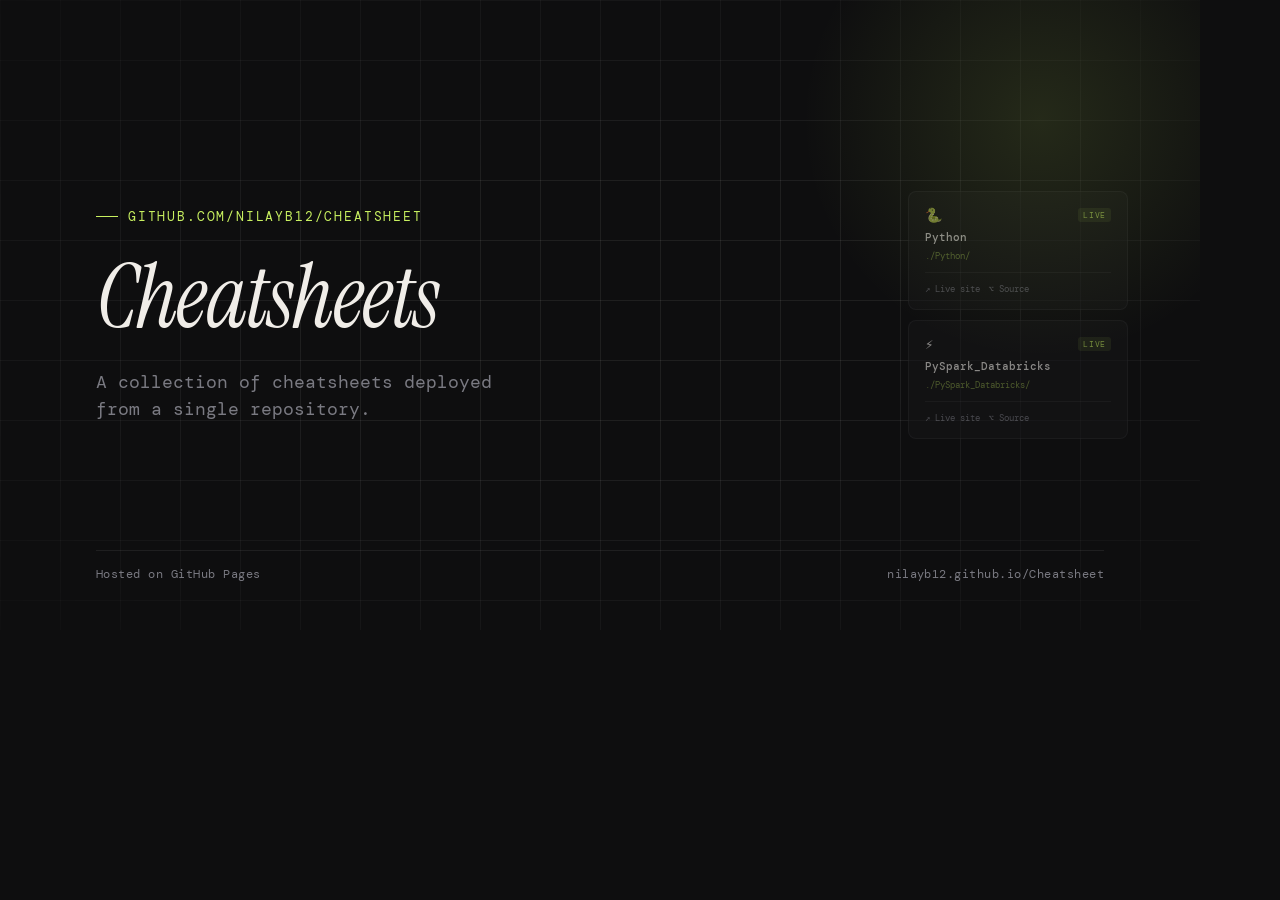
<file: og-image.html>
<!DOCTYPE html>
<!--
  og-image.html — Open Graph preview image generator
  ─────────────────────────────────────────────────────
  HOW TO USE:
    1. Open this file in any browser
    2. Set your browser window to exactly 1200 × 630 px
       (use DevTools device emulation for precision)
    3. Screenshot the page
    4. Save as og-image.png in the repo root
    5. The og:image meta tag in index.html already points to it

  CUSTOMISE:
    - Change the title, subtitle, and repo name below
    - Adjust --accent if you re-themed the hub
-->
<html lang="en">
<head>
<meta charset="UTF-8">
<meta name="viewport" content="width=1200">
<title>OG Image Generator</title>
<link rel="preconnect" href="https://fonts.googleapis.com">
<link rel="preconnect" href="https://fonts.gstatic.com" crossorigin>
<link href="https://fonts.googleapis.com/css2?family=DM+Mono:wght@400;500&family=Instrument+Serif:ital@0;1&display=swap" rel="stylesheet">
<style>
  *, *::before, *::after { box-sizing: border-box; margin: 0; padding: 0; }

  :root {
    --bg:        #0e0e0f;
    --surface:   #161618;
    --border:    rgba(255,255,255,0.07);
    --text:      #f0ede8;
    --muted:     #7a7a82;
    --accent:    #c8f060;
    --font-serif:'Instrument Serif', Georgia, serif;
    --font-mono: 'DM Mono', monospace;
  }

  html, body {
    width: 1200px;
    height: 630px;
    overflow: hidden;
    background: var(--bg);
    color: var(--text);
    font-family: var(--font-mono);
  }

  .frame {
    width: 1200px;
    height: 630px;
    position: relative;
    display: flex;
    flex-direction: column;
    justify-content: center;
    padding: 72px 96px;
    gap: 0;
    overflow: hidden;
  }

  /* ── Decorative grid lines ── */
  .frame::before {
    content: '';
    position: absolute;
    inset: 0;
    background-image:
      linear-gradient(var(--border) 1px, transparent 1px),
      linear-gradient(90deg, var(--border) 1px, transparent 1px);
    background-size: 60px 60px;
    mask-image: radial-gradient(ellipse 80% 80% at 50% 50%, black 30%, transparent 100%);
    pointer-events: none;
  }

  /* ── Accent glow ── */
  .frame::after {
    content: '';
    position: absolute;
    top: -120px;
    right: -80px;
    width: 480px;
    height: 480px;
    background: radial-gradient(circle, rgba(200,240,96,0.12) 0%, transparent 70%);
    pointer-events: none;
  }

  /* ── Eyebrow ── */
  .eyebrow {
    font-size: 13px;
    letter-spacing: 0.14em;
    text-transform: uppercase;
    color: var(--accent);
    display: flex;
    align-items: center;
    gap: 10px;
    margin-bottom: 28px;
  }
  .eyebrow::before {
    content: '';
    display: inline-block;
    width: 22px;
    height: 1px;
    background: var(--accent);
  }

  /* ── Title ── */
  h1 {
    font-family: var(--font-serif);
    font-size: 88px;
    font-weight: 400;
    font-style: italic;
    line-height: 1.0;
    letter-spacing: -0.02em;
    color: var(--text);
    margin-bottom: 28px;
  }

  /* ── Subtitle ── */
  .subtitle {
    font-size: 18px;
    color: var(--muted);
    line-height: 1.5;
    max-width: 560px;
  }

  /* ── Mini card previews (decorative, right side) ── */
  .cards-preview {
    position: absolute;
    right: 72px;
    top: 50%;
    transform: translateY(-50%);
    display: flex;
    flex-direction: column;
    gap: 10px;
    opacity: 0.55;
  }

  .mini-card {
    width: 220px;
    background: var(--surface);
    border: 1px solid var(--border);
    border-radius: 8px;
    padding: 14px 16px;
    display: flex;
    flex-direction: column;
    gap: 6px;
  }
  .mini-card-top {
    display: flex;
    align-items: center;
    justify-content: space-between;
  }
  .mini-icon { font-size: 14px; }
  .mini-badge {
    font-size: 8px;
    letter-spacing: 0.08em;
    text-transform: uppercase;
    background: rgba(200,240,96,0.12);
    color: #c8f060;
    border-radius: 3px;
    padding: 2px 5px;
  }
  .mini-name {
    font-size: 11px;
    font-weight: 500;
    color: var(--text);
  }
  .mini-path {
    font-size: 9px;
    color: var(--accent);
    opacity: 0.6;
  }
  .mini-bar {
    height: 1px;
    background: var(--border);
    margin-top: 4px;
  }
  .mini-actions {
    display: flex;
    gap: 8px;
    margin-top: 4px;
  }
  .mini-action {
    font-size: 9px;
    color: var(--muted);
    display: flex;
    align-items: center;
    gap: 3px;
  }

  /* ── Bottom rule ── */
  .bottom-rule {
    position: absolute;
    bottom: 48px;
    left: 96px;
    right: 96px;
    display: flex;
    align-items: center;
    justify-content: space-between;
    font-size: 12px;
    color: var(--muted);
    letter-spacing: 0.04em;
  }
  .bottom-rule::before {
    content: '';
    position: absolute;
    top: -16px;
    left: 0;
    right: 0;
    height: 1px;
    background: var(--border);
  }
</style>
</head>
<body>
<div class="frame">

  <div class="eyebrow">github.com/nilayb12/Cheatsheet</div>

  <h1>Cheatsheets</h1>

  <p class="subtitle">A collection of cheatsheets deployed<br>from a single repository.</p>

  <!-- Decorative card previews -->
  <div class="cards-preview">
    <div class="mini-card">
      <div class="mini-card-top">
        <span class="mini-icon">🐍</span>
        <span class="mini-badge">live</span>
      </div>
      <div class="mini-name">Python</div>
      <div class="mini-path">./Python/</div>
      <div class="mini-bar"></div>
      <div class="mini-actions">
        <span class="mini-action">↗ Live site</span>
        <span class="mini-action">⌥ Source</span>
      </div>
    </div>
    <div class="mini-card">
      <div class="mini-card-top">
        <span class="mini-icon">⚡</span>
        <span class="mini-badge">live</span>
      </div>
      <div class="mini-name">PySpark_Databricks</div>
      <div class="mini-path">./PySpark_Databricks/</div>
      <div class="mini-bar"></div>
      <div class="mini-actions">
        <span class="mini-action">↗ Live site</span>
        <span class="mini-action">⌥ Source</span>
      </div>
    </div>
  </div>

  <div class="bottom-rule">
    <span>Hosted on GitHub Pages</span>
    <span>nilayb12.github.io/Cheatsheet</span>
  </div>

</div>
</body>
</html>
</file>
<file: style.css>
/* ── Reset ── */
*, *::before, *::after { box-sizing: border-box; margin: 0; padding: 0; }

/* ── Design tokens ── */
:root {
  --bg:            #0e0e0f;
  --surface:       #161618;
  --surface-hover: #1e1e21;
  --border:        rgba(255,255,255,0.07);
  --border-hover:  rgba(255,255,255,0.18);
  --text:          #f0ede8;
  --muted:         #7a7a82;
  --accent:        #c8f060;
  --font-serif:    'Instrument Serif', Georgia, serif;
  --font-mono:     'DM Mono', 'Courier New', monospace;
}

/* ── Base ── */
html { font-size: 16px; }

body {
  background: var(--bg);
  color: var(--text);
  font-family: var(--font-mono);
  min-height: 100vh;
  display: flex;
  flex-direction: column;
}

/* ── Skip link (a11y) ── */
.skip-link {
  position: absolute;
  top: -999px;
  left: 1rem;
  background: var(--accent);
  color: #000;
  padding: 6px 12px;
  border-radius: 4px;
  font-size: 13px;
  z-index: 100;
  text-decoration: none;
}
.skip-link:focus { top: 1rem; }

/* ── Header ── */
header {
  padding: 4rem 2rem 2rem;
  max-width: 1020px;
  margin: 0 auto;
  width: 100%;
}

.eyebrow {
  font-size: 11px;
  letter-spacing: 0.12em;
  text-transform: uppercase;
  color: var(--accent);
  margin-bottom: 1rem;
  display: flex;
  align-items: center;
  gap: 8px;
}
.eyebrow::before {
  content: '';
  display: inline-block;
  width: 18px;
  height: 1px;
  background: var(--accent);
}

h1 {
  font-family: var(--font-serif);
  font-size: clamp(2.4rem, 6vw, 3.8rem);
  font-weight: 400;
  font-style: italic;
  line-height: 1.1;
  color: var(--text);
  margin-bottom: 0.75rem;
}

.subtitle {
  font-size: 13px;
  color: var(--muted);
  line-height: 1.6;
  max-width: 480px;
}

/* ── Divider ── */
.divider {
  max-width: 1020px;
  margin: 0 auto;
  width: 100%;
  padding: 0 2rem;
}
.divider hr {
  border: none;
  border-top: 1px solid var(--border);
  margin: 1.5rem 0 2.5rem;
}

/* ── Main content wrapper ── */
.grid-wrap {
  max-width: 1020px;
  margin: 0 auto;
  width: 100%;
  padding: 0 2rem;
  flex: 1;
}

/* ── Status badge (shared) ── */
.badge {
  font-size: 9px;
  letter-spacing: 0.08em;
  text-transform: uppercase;
  font-weight: 500;
  border-radius: 3px;
  padding: 2px 6px;
  white-space: nowrap;
  flex-shrink: 0;
}
.badge-live     { background: rgba(200,240,96,0.12); color: #c8f060; }
.badge-wip      { background: rgba(255,180,50,0.12);  color: #f4a820; }
.badge-archived { background: rgba(255,255,255,0.06); color: var(--muted); }

/* ── Tags (shared) ── */
.tag {
  font-size: 10px;
  letter-spacing: 0.04em;
  text-transform: uppercase;
  background: rgba(255,255,255,0.05);
  border: 1px solid rgba(255,255,255,0.08);
  border-radius: 3px;
  padding: 2px 6px;
  color: var(--muted);
}

/* ── Table ── */
.table-wrap {
  border: 1px solid var(--border);
  border-radius: 12px;
  overflow: hidden;
}

.project-table {
  width: 100%;
  border-collapse: collapse;
  table-layout: auto;
}

/* Minimum widths — let columns grow naturally beyond these */
.col-name    { min-width: 160px; }
.col-desc    { min-width: 180px; width: 99%; } /* width:99% lets desc absorb spare space */
.col-tags    { min-width: 100px; white-space: nowrap; }
.col-status  { min-width: 80px;  white-space: nowrap; }
.col-updated { min-width: 110px; white-space: nowrap; }
.col-actions { min-width: 130px; white-space: nowrap; }

/* ── Header row ── */
.project-table thead tr {
  background: var(--surface);
  border-bottom: 1px solid var(--border);
}

.project-table th {
  padding: 0;
  text-align: left;
  font-weight: 400;
}

.project-table th.col-desc,
.project-table th.col-tags,
.project-table th.col-actions {
  padding: 0 1rem;
  font-size: 10px;
  letter-spacing: 0.08em;
  text-transform: uppercase;
  color: var(--muted);
  height: 40px;
  vertical-align: middle;
}

/* ── Sort buttons (Name, Status, Updated headers) ── */
.sort-btn {
  display: flex;
  align-items: center;
  gap: 5px;
  width: 100%;
  height: 40px;
  padding: 0 1rem;
  background: none;
  border: none;
  cursor: pointer;
  font-family: var(--font-mono);
  font-size: 10px;
  letter-spacing: 0.08em;
  text-transform: uppercase;
  color: var(--muted);
  transition: color 0.12s;
  text-align: left;
  white-space: nowrap;
}
.sort-btn:hover { color: var(--text); }
.sort-btn:focus-visible {
  outline: 2px solid var(--accent);
  outline-offset: -2px;
}
.sort-btn.active { color: var(--accent); }

.sort-icon {
  display: inline-flex;
  flex-direction: column;
  gap: 2px;
  opacity: 0.3;
  transition: opacity 0.12s;
}
.sort-btn:hover .sort-icon,
.sort-btn.active .sort-icon { opacity: 1; }

/* Chevron up */
.sort-icon::before {
  content: '';
  display: block;
  width: 0;
  height: 0;
  border-left: 3px solid transparent;
  border-right: 3px solid transparent;
  border-bottom: 4px solid currentColor;
}
/* Chevron down */
.sort-icon::after {
  content: '';
  display: block;
  width: 0;
  height: 0;
  border-left: 3px solid transparent;
  border-right: 3px solid transparent;
  border-top: 4px solid currentColor;
}

/* asc: dim the down chevron */
.sort-btn[data-dir="asc"]  .sort-icon::after  { opacity: 0.2; }
/* desc: dim the up chevron */
.sort-btn[data-dir="desc"] .sort-icon::before { opacity: 0.2; }

/* ── Body rows ── */
.project-table tbody tr {
  border-bottom: 1px solid var(--border);
  background: var(--surface);
  transition: background 0.12s, box-shadow 0.12s;
  position: relative;
}
.project-table tbody tr:last-child { border-bottom: none; }
.project-table tbody tr:hover { background: var(--surface-hover); }
.project-table tbody tr:hover td:first-child {
  box-shadow: inset 2px 0 0 var(--accent);
}
.project-table tbody tr[hidden] { display: none; }

.project-table td {
  padding: 0.85rem 1rem;
  vertical-align: middle;
  font-size: 12px;
  color: var(--text);
}

/* ── Name cell ── */
.td-name-link {
  display: flex;
  flex-direction: column;
  gap: 3px;
  text-decoration: none;
  color: inherit;
}
.td-name-link:focus-visible {
  outline: 2px solid var(--accent);
  outline-offset: 2px;
  border-radius: 3px;
}
.td-name {
  font-size: 12px;
  font-weight: 500;
  color: var(--text);
}
.td-name-link:hover .td-name { color: var(--accent); }
.td-path {
  font-size: 10px;
  color: var(--accent);
  opacity: 0.6;
}

/* ── Desc cell ── */
.td-desc {
  font-size: 11px;
  color: var(--muted);
  line-height: 1.45;
  display: -webkit-box;
  -webkit-line-clamp: 2;
  -webkit-box-orient: vertical;
  overflow: hidden;
}

/* ── Tags cell ── */
.td-tags {
  display: flex;
  flex-wrap: wrap;
  gap: 4px;
}

/* ── Status cell ── */
.col-status { text-align: center; }
.project-table td.col-status { text-align: center; }

/* ── Actions cell ── */
.td-actions {
  display: flex;
  align-items: center;
  gap: 4px;
}
.td-action {
  display: flex;
  align-items: center;
  gap: 4px;
  font-size: 10px;
  color: var(--muted);
  text-decoration: none;
  padding: 4px 7px;
  border-radius: 4px;
  border: 1px solid transparent;
  transition: color 0.12s, border-color 0.12s, background 0.12s;
  white-space: nowrap;
}
.td-action:hover {
  color: var(--text);
  border-color: var(--border);
  background: rgba(255,255,255,0.04);
}
.td-action:focus-visible {
  outline: 2px solid var(--accent);
  outline-offset: 1px;
}
.td-action svg {
  width: 11px;
  height: 11px;
  stroke: currentColor;
  fill: none;
  stroke-width: 2;
  stroke-linecap: round;
  stroke-linejoin: round;
  flex-shrink: 0;
}

/* ── State rows ── */
.state-msg {
  text-align: center;
  padding: 3rem 2rem;
  font-size: 13px;
  color: var(--muted);
  font-style: italic;
}

/* ── Empty state ── */
.empty-state {
  display: flex;
  flex-direction: column;
  align-items: center;
  justify-content: center;
  padding: 3rem 2rem 4rem;
  text-align: center;
  color: var(--muted);
  border: 1px solid var(--border);
  border-radius: 12px;
}
.empty-illustration {
  width: 160px;
  height: auto;
  margin-bottom: 1.25rem;
  color: var(--text);
}
.empty-title {
  font-size: 14px;
  font-weight: 500;
  color: var(--text);
  margin-bottom: 0.4rem;
}
.empty-hint {
  font-size: 12px;
  color: var(--muted);
  line-height: 1.6;
}
.empty-hint code {
  background: rgba(255,255,255,0.05);
  border: 1px solid var(--border);
  border-radius: 3px;
  padding: 1px 5px;
  font-size: 11px;
  font-family: var(--font-mono);
  color: var(--accent);
}

/* ── Updated cell ── */
.td-updated {
  font-size: 11px;
  color: var(--muted);
  cursor: default;
}
.td-updated[title] {
  text-decoration: underline;
  text-decoration-style: dotted;
  text-underline-offset: 3px;
}

/* ── Responsive: collapse desc, tags, updated on narrow screens ── */
@media (max-width: 600px) {
  .col-desc, .col-tags, .col-updated,
  .project-table td:nth-child(2),
  .project-table td:nth-child(3),
  .project-table td:nth-child(5) { display: none; }
}

/* ── Footer ── */
footer {
  max-width: 1020px;
  margin: 3rem auto 2rem;
  width: 100%;
  padding: 0 2rem;
  display: flex;
  align-items: center;
  justify-content: space-between;
  font-size: 11px;
  color: var(--muted);
  gap: 1rem;
  flex-wrap: wrap;
}
footer a {
  color: var(--muted);
  text-decoration: none;
}
footer a:hover { color: var(--text); }

footer code {
  background: rgba(255,255,255,0.05);
  border: 1px solid var(--border);
  border-radius: 4px;
  padding: 1px 6px;
  font-size: 10px;
  font-family: var(--font-mono);
  color: var(--accent);
}

/* ── Responsive ── */
@media (max-width: 540px) {
  header, .divider, .grid-wrap, footer { padding-left: 1.25rem; padding-right: 1.25rem; }
  header { padding-top: 2.5rem; }
}

/* ── Controls (search + tag filters) ── */
.controls {
  display: flex;
  flex-direction: column;
  gap: 0.75rem;
  margin-bottom: 1.5rem;
}

.search-wrap {
  position: relative;
  display: flex;
  align-items: center;
}

.search-icon {
  position: absolute;
  left: 12px;
  width: 14px;
  height: 14px;
  stroke: var(--muted);
  fill: none;
  stroke-width: 2;
  stroke-linecap: round;
  pointer-events: none;
  flex-shrink: 0;
}

.search-input {
  width: 100%;
  background: var(--surface);
  border: 1px solid var(--border);
  border-radius: 8px;
  color: var(--text);
  font-family: var(--font-mono);
  font-size: 13px;
  padding: 9px 36px 9px 36px;
  outline: none;
  transition: border-color 0.15s;
  appearance: none;
}
.search-input::placeholder { color: var(--muted); }
.search-input:focus { border-color: var(--border-hover); }
/* Hide browser-native clear button */
.search-input::-webkit-search-cancel-button { display: none; }

.search-clear {
  position: absolute;
  right: 8px;
  background: none;
  border: none;
  cursor: pointer;
  padding: 4px;
  display: flex;
  align-items: center;
  justify-content: center;
  border-radius: 4px;
  color: var(--muted);
  transition: color 0.12s, background 0.12s;
}
.search-clear:hover { color: var(--text); background: rgba(255,255,255,0.06); }
.search-clear svg {
  width: 13px;
  height: 13px;
  stroke: currentColor;
  fill: none;
  stroke-width: 2;
  stroke-linecap: round;
}

/* ── Tag filter chips ── */
.tag-filters {
  display: flex;
  flex-wrap: wrap;
  gap: 6px;
}

.tag-filter {
  font-family: var(--font-mono);
  font-size: 10px;
  letter-spacing: 0.06em;
  text-transform: uppercase;
  background: rgba(255,255,255,0.04);
  border: 1px solid var(--border);
  border-radius: 3px;
  padding: 3px 9px;
  color: var(--muted);
  cursor: pointer;
  transition: color 0.12s, background 0.12s, border-color 0.12s;
  user-select: none;
}
.tag-filter:hover {
  color: var(--text);
  border-color: var(--border-hover);
}
.tag-filter.active {
  background: rgba(200,240,96,0.1);
  border-color: rgba(200,240,96,0.35);
  color: var(--accent);
}
.tag-filter:focus-visible {
  outline: 2px solid var(--accent);
  outline-offset: 2px;
}

/* ── No-results message ── */
.no-results {
  padding: 2.5rem 0 1rem;
  text-align: center;
  font-size: 13px;
  color: var(--muted);
  font-style: italic;
}
.no-results span { font-style: normal; color: var(--text); }

/* ── Count bar ── */
.count-bar {
  display: flex;
  align-items: center;
  justify-content: space-between;
  gap: 1rem;
  margin-bottom: 1rem;
  min-height: 1.5rem;
}

#count-text {
  font-size: 11px;
  color: var(--muted);
  letter-spacing: 0.03em;
}

.count-reset {
  font-family: var(--font-mono);
  font-size: 11px;
  color: var(--muted);
  background: none;
  border: 1px solid var(--border);
  border-radius: 4px;
  padding: 3px 9px;
  cursor: pointer;
  transition: color 0.12s, border-color 0.12s;
}
.count-reset:hover {
  color: var(--text);
  border-color: var(--border-hover);
}
.count-reset:focus-visible {
  outline: 2px solid var(--accent);
  outline-offset: 2px;
}
</file>
<file: PySpark_Databricks/css/styles.css>
/* ================================================================
   PySpark & Databricks Cheatsheet — styles.css
   Merged (main + panel) · purple theme · search · theme toggle ·
   mobile drawer · print · accessibility
   ================================================================ */

*,*::before,*::after{box-sizing:border-box;margin:0;padding:0}

:root{
  --bg:#0e0e11;--surface:#16161b;--raised:#1e1e26;
  --border:rgba(255,255,255,0.07);--border2:rgba(255,255,255,0.12);
  --ink:#e8e6f0;--muted:#9b97ad;--faint:#5e5a6e;
  --accent:#7c6af7;--accent2:#a78bfa;--teal:#2dd4bf;
  --kw:#c084fc;--fn:#34d399;--str:#fb923c;
  --card-label:#a0a0b8;
  --font-sans:'Syne',sans-serif;--font-mono:'JetBrains Mono',monospace;
  --radius:10px;--radius-sm:6px;--r:10px;--rs:6px;
  --sidebar-w:220px;--sidebar-collapsed:44px;--sw:220px;--sc:44px;
  --transition:0.25s ease;--tr:0.2s ease;
}

html{font-size:14px}
body{background:var(--bg);color:var(--ink);font-family:var(--font-sans);line-height:1.6}
a{color:inherit;text-decoration:none}

/* ── Syntax highlight ── */
.kw{color:var(--kw)}
.fn{color:var(--fn)}
.st{color:var(--str)}
.cm{color:var(--faint);font-style:italic}
.bi{color:#f0abfc}

/* ── Light mode ── */
body.light{
  --bg:#f7f6fb;--surface:#ffffff;--raised:#f0eef7;
  --border:rgba(0,0,0,0.09);--border2:rgba(0,0,0,0.14);
  --ink:#1c1a26;--muted:#5a5568;--faint:#9691a5;
  --accent:#6d4aff;--accent2:#7c3aed;--teal:#0d9488;
  --kw:#9333ea;--fn:#047857;--str:#c2410c;
  --card-label:#6b6478;
}
body.light .card:hover{border-color:rgba(109,74,255,.4);box-shadow:0 0 0 1px rgba(109,74,255,.12),0 2px 8px rgba(0,0,0,.1)}
body.light .card{background:#ffffff}
body.light .card-label{background:#f2f0f9}
body.light #search-results{background:#fffdf7;border-color:rgba(109,74,255,.2);box-shadow:0 8px 30px rgba(0,0,0,.15)}
body.light .sr-item:hover,body.light .sr-item.active{background:rgba(109,74,255,.08)}
body.light .tip-box{background:rgba(13,148,136,.06);border-color:rgba(13,148,136,.2)}
body.light #detail-panel{background:#ffffff}
body.light .detail-code-block{background:#f5f3fc}
body.light #chrome>header{box-shadow:0 1px 4px rgba(0,0,0,.08)}

/* ── Fixed chrome ── */
#chrome{position:fixed;top:0;left:0;right:0;bottom:0;display:flex;flex-direction:column;
  z-index:50;pointer-events:none}

/* ── Header ── */
#chrome>header{flex-shrink:0;pointer-events:all;background:var(--surface);
  border-bottom:1px solid var(--border);display:flex;align-items:center;
  gap:1.25rem;padding:1rem 2rem}
.header-logo{display:flex;align-items:center;gap:9px;flex-shrink:0;
  padding-right:11px;margin-right:1px;border-right:1px solid var(--border)}
.header-logo svg{display:block}
.header-logo .logo-databricks{flex-shrink:0}
.header-logo .logo-spark{flex-shrink:0}
/* Spark wordmark: white lettering needs darkening on the light header */
body.light .header-logo .logo-spark path[fill="#FFF"]{fill:#1c1a26!important}
.header-title{font-size:1.05rem;font-weight:700;letter-spacing:-0.3px}
.header-sub{font-size:0.72rem;color:var(--faint);margin-top:2px}
.header-right{margin-left:auto;display:flex;align-items:center;gap:12px}
.header-badges{display:flex;gap:8px;flex-wrap:wrap}
.header-badge{font-family:var(--font-mono);font-size:0.63rem;padding:3px 10px;
  border-radius:20px;border:1px solid var(--border2);color:var(--muted);background:var(--raised)}

/* ── Search ── */
#search-wrap{position:relative;display:flex;align-items:center}
#search-input{font-family:var(--font-mono);font-size:.68rem;background:var(--raised);
  border:1px solid var(--border2);border-radius:var(--rs);color:var(--ink);
  padding:5px 30px 5px 10px;width:180px;outline:none;
  transition:border-color .15s,width .2s,background .15s;-webkit-appearance:none}
#search-input::placeholder{color:var(--faint)}
#search-input:focus{border-color:rgba(124,106,247,.5);width:230px;background:#1c1a26;
  box-shadow:0 0 0 2px rgba(124,106,247,.1)}
#search-input::-webkit-search-cancel-button{-webkit-appearance:none}
#search-kbd{position:absolute;right:7px;font-family:var(--font-mono);font-size:.52rem;
  color:var(--faint);pointer-events:none;transition:opacity .15s;
  border:1px solid var(--border2);border-radius:3px;padding:1px 4px;
  background:var(--raised);letter-spacing:.03em}
#search-input:focus~#search-kbd{opacity:0}
#search-results{position:absolute;top:calc(100% + 6px);right:0;width:320px;
  max-height:340px;overflow-y:auto;background:#1c1a26;
  border:1px solid rgba(124,106,247,.18);border-radius:var(--r);
  box-shadow:0 4px 6px rgba(0,0,0,.25),0 8px 24px rgba(0,0,0,.4);
  display:none;z-index:300;padding:4px 0}
#search-results.open{display:block}
#search-results::-webkit-scrollbar{width:3px}
#search-results::-webkit-scrollbar-thumb{background:rgba(255,255,255,.1);border-radius:2px}
.sr-item{display:flex;align-items:baseline;gap:8px;padding:7px 13px;cursor:pointer;
  font-family:var(--font-sans);transition:background .1s}
.sr-item:hover,.sr-item.active{background:rgba(124,106,247,.1)}
.sr-label{font-size:.76rem;color:var(--ink);font-weight:600;flex-shrink:0}
.sr-section{font-size:.63rem;color:var(--faint);white-space:nowrap;overflow:hidden;text-overflow:ellipsis}
.sr-page{font-size:.56rem;color:var(--accent2);border:1px solid rgba(124,106,247,.25);
  border-radius:3px;padding:1px 5px;flex-shrink:0;margin-left:auto}
.sr-empty{padding:10px 13px;font-size:.72rem;color:var(--faint);font-style:italic}
.sr-match{color:var(--accent2);font-weight:700}
/* flash highlight when jumping to a card */
.card.sr-flash{border-color:var(--accent)!important;
  box-shadow:0 0 0 2px rgba(124,106,247,.4),0 0 20px rgba(124,106,247,.25)!important}

/* ── Sidebar ── */
#sidebar{width:var(--sidebar-w);flex-shrink:0;display:flex;flex-direction:column;
  overflow:hidden;border-right:1px solid var(--border);background:var(--bg);
  pointer-events:all;transition:width var(--transition);align-self:flex-start;height:100%}
#sidebar.collapsed{width:var(--sidebar-collapsed)}
#nav-toggle{display:flex;align-items:center;justify-content:space-between;padding:10px 14px;
  cursor:pointer;border-bottom:1px solid var(--border);flex-shrink:0;user-select:none;
  transition:background var(--transition)}
#nav-toggle:hover{background:var(--raised)}
#sidebar.collapsed #nav-toggle{justify-content:center;padding:10px 0}
#nav-label{font-size:0.65rem;font-weight:600;letter-spacing:0.08em;text-transform:uppercase;color:var(--faint)}
#sidebar.collapsed #nav-label{display:none}
#nav-icon{color:var(--faint);font-size:1rem;line-height:1;transition:transform var(--transition)}
#sidebar.collapsed #nav-icon{transform:rotate(180deg)}
#nav-body{overflow-y:auto;flex:1;padding:0.75rem 0.75rem 1.5rem}
#sidebar.collapsed #nav-body{display:none}
#nav-body::-webkit-scrollbar{width:3px}
#nav-body::-webkit-scrollbar-thumb{background:var(--border2);border-radius:2px}
.nav-section{font-size:0.62rem;font-weight:600;letter-spacing:0.1em;text-transform:uppercase;
  color:var(--faint);padding:1rem 0.5rem 0.4rem}
.nav-section:first-child{padding-top:0}
.nav-link{display:block;font-size:0.78rem;color:var(--muted);padding:5px 8px;
  border-radius:var(--radius-sm);transition:color var(--transition),background var(--transition)}
.nav-link:hover{color:var(--ink);background:var(--raised)}
.nav-link.db{color:rgba(45,212,191,0.85)}
.nav-link.db:hover{color:var(--teal);background:rgba(45,212,191,0.1)}

/* ── Main wrapper ── */
#main-wrapper{margin-left:var(--sidebar-w);transition:margin-left var(--transition)}
body.nav-collapsed #main-wrapper{margin-left:var(--sidebar-collapsed)}
main{padding:2rem 2.5rem}

/* ── Part headings ── */
.part-heading{font-size:1.5rem;font-weight:700;letter-spacing:-0.5px;margin-bottom:0.2rem}
.part-heading span{color:var(--accent2)}
.part-sub{font-size:0.82rem;color:var(--muted);margin-bottom:2rem}
.part-divider{display:flex;align-items:center;gap:1rem;margin:3rem 0 2rem}
.part-divider-line{flex:1;height:1px;background:var(--border)}
.part-divider-label{font-size:0.65rem;font-weight:600;letter-spacing:0.12em;
  text-transform:uppercase;color:var(--faint);white-space:nowrap}

/* ── Sections ── */
.section{margin-bottom:2.5rem;scroll-margin-top:90px}
.section-header{display:flex;align-items:center;gap:0.75rem;margin-bottom:1rem;
  padding-bottom:0.5rem;padding-left:.5rem;border-bottom:1px solid var(--border);
  border-left:2px solid var(--accent)}
.section-title{font-size:1rem;font-weight:700;letter-spacing:-0.2px;color:var(--ink)}
/* Databricks-part sections get a teal accent tint */
[data-part="databricks"] .section-header{border-left-color:var(--teal)}
.db-badge{font-family:var(--font-mono);font-size:0.62rem;padding:2px 8px;border-radius:20px;
  background:rgba(45,212,191,0.13);color:var(--teal);border:1px solid rgba(45,212,191,0.3)}
.new-badge{font-family:var(--font-mono);font-size:.55rem;padding:1px 6px;border-radius:20px;
  background:rgba(124,106,247,.12);color:var(--accent2);border:1px solid rgba(124,106,247,.28);
  flex-shrink:0;letter-spacing:.02em;font-weight:500;transition:background .2s,border-color .2s,color .2s}
.card:hover .new-badge{background:rgba(124,106,247,.22);border-color:rgba(124,106,247,.5);color:#c4b5fd}

/* ── Grid ── */
.card-grid{display:grid;grid-template-columns:repeat(auto-fit,minmax(320px,1fr));gap:10px}

/* ── Cards ── */
.card{background:#141419;border:1px solid var(--border);border-radius:var(--radius);
  min-width:0;overflow:hidden;cursor:pointer;user-select:none;
  transition:border-color var(--transition),box-shadow var(--transition),transform 0.1s ease}
.card:hover{border-color:rgba(124,106,247,0.5);box-shadow:0 0 0 1px rgba(124,106,247,0.15),0 2px 8px rgba(0,0,0,.3)}
.card:active{transform:scale(0.995)}
.card:focus-visible{outline:2px solid var(--accent);outline-offset:2px;border-color:var(--accent)}
.card:focus:not(:focus-visible){outline:none}
.card-label{font-size:0.65rem;font-weight:600;letter-spacing:0.08em;text-transform:uppercase;
  color:var(--card-label);background:#1c1c24;border-bottom:1px solid var(--border);
  padding:8px 14px;white-space:normal;display:flex;align-items:center;justify-content:space-between;gap:6px}
.card pre{font-family:var(--font-mono);font-size:0.75rem;line-height:1.7;color:var(--ink);
  padding:12px 14px;white-space:pre-wrap;word-break:break-all;overflow-x:hidden;min-width:0}

/* ── Tip box ── */
.tip-box{background:rgba(45,212,191,0.05);border:1px solid rgba(45,212,191,0.2);
  border-radius:var(--radius);padding:0.875rem 1.125rem;margin-bottom:1.5rem;
  font-size:0.78rem;color:var(--muted);line-height:1.7}
.tip-box strong{color:var(--teal);font-weight:600}
.tip-box code{font-family:var(--font-mono);font-size:0.72rem;background:var(--raised);
  border:1px solid var(--border);border-radius:4px;padding:1px 5px;color:var(--fn)}

/* ── Footer ── */
#page-footer{border-top:1px solid var(--border);text-align:center;font-size:0.72rem;
  color:var(--faint);padding:1.5rem 2.5rem;transition:margin-left var(--transition)}
#page-footer kbd{font-family:var(--font-mono);background:var(--raised);
  border:1px solid var(--border2);border-radius:3px;padding:1px 5px;font-size:.65rem}

/* ════════════════════════════════════════════════════
   Detail panel
   ════════════════════════════════════════════════════ */
#detail-overlay{display:none;position:fixed;inset:0;background:rgba(0,0,0,0.6);z-index:199;
  backdrop-filter:blur(3px);-webkit-backdrop-filter:blur(3px);opacity:0;transition:opacity 0.2s ease}
#detail-overlay.open{display:block;opacity:1}
#detail-panel{position:fixed;top:50%;left:50%;transform:translate(-50%,-44%) scale(0.97);opacity:0;
  width:min(780px,92vw);max-height:min(82vh,740px);background:var(--surface);
  border:1px solid rgba(255,255,255,0.1);border-radius:14px;z-index:200;display:flex;flex-direction:column;
  box-shadow:0 0 0 1px rgba(124,106,247,0.08),0 8px 16px rgba(0,0,0,.3),0 24px 60px rgba(0,0,0,.55);
  transition:transform 0.28s cubic-bezier(0.34,1.2,0.64,1),opacity 0.22s ease;pointer-events:none}
#detail-panel.open{transform:translate(-50%,-50%) scale(1);opacity:1;pointer-events:all}
#detail-inner{display:flex;flex:1;min-height:0}
#detail-left{flex:1;min-width:0;display:flex;flex-direction:column;
  border-right:1px solid rgba(255,255,255,0.06);overflow-y:auto;padding:1.25rem 1.25rem 1.25rem 1.5rem}
#detail-right{width:340px;flex-shrink:0;display:flex;flex-direction:column;
  overflow-y:auto;padding:1.25rem 1.5rem 1.25rem 1.25rem}
#detail-left::-webkit-scrollbar,#detail-right::-webkit-scrollbar{width:3px}
#detail-left::-webkit-scrollbar-thumb,#detail-right::-webkit-scrollbar-thumb{background:rgba(255,255,255,0.1);border-radius:2px}
#detail-header{display:flex;align-items:flex-start;justify-content:space-between;
  padding:1rem 1.5rem;border-bottom:1px solid rgba(255,255,255,0.07);flex-shrink:0;gap:1rem}
#detail-section-label{font-family:var(--font-sans);font-size:0.58rem;font-weight:600;
  letter-spacing:0.12em;text-transform:uppercase;color:var(--faint);margin-bottom:3px}
#detail-card-title{font-family:var(--font-sans);font-size:1rem;font-weight:700;
  color:var(--ink);line-height:1.3;letter-spacing:-0.2px}
#detail-close{background:none;border:1px solid rgba(255,255,255,0.08);color:var(--faint);
  font-size:0.85rem;cursor:pointer;padding:5px 9px;border-radius:6px;
  transition:background 0.15s,color 0.15s,border-color 0.15s;line-height:1;flex-shrink:0;margin-top:2px}
#detail-close:hover{background:var(--raised);color:var(--ink);border-color:rgba(255,255,255,0.14)}
.skeleton{background:linear-gradient(90deg,#1e1e26 25%,#26263a 50%,#1e1e26 75%);
  background-size:200% 100%;animation:shimmer 1.4s infinite;border-radius:5px;height:11px;margin-bottom:8px}
.skeleton.w-full{width:100%}.skeleton.w-3-4{width:75%}.skeleton.w-1-2{width:50%}
.skeleton.h-tall{height:120px;border-radius:8px}
@keyframes shimmer{0%{background-position:200% 0}100%{background-position:-200% 0}}
.detail-heading{font-family:var(--font-sans);font-size:0.6rem;font-weight:700;letter-spacing:0.1em;
  text-transform:uppercase;color:var(--accent2);margin:1.1rem 0 0.4rem}
.detail-heading:first-child{margin-top:0}
.detail-prose{font-family:var(--font-sans);font-size:0.79rem;line-height:1.75;color:var(--muted)}
.detail-prose strong{color:var(--ink);font-weight:600}
.detail-prose code,.gotcha-tag code{font-family:var(--font-mono);font-size:0.7rem;
  background:var(--raised);border:1px solid rgba(255,255,255,0.07);border-radius:4px;padding:1px 5px;color:var(--fn)}
.gotcha-list{display:flex;flex-direction:column;gap:5px;margin-top:0.25rem}
.gotcha-tag{font-family:var(--font-sans);font-size:0.74rem;line-height:1.55;color:var(--muted);
  background:rgba(251,146,60,0.06);border:1px solid rgba(251,146,60,0.18);border-radius:6px;padding:6px 10px}
.detail-code-block{position:relative;background:#101015;border:1px solid rgba(255,255,255,0.07);
  border-radius:8px;padding:1rem;font-family:var(--font-mono);font-size:0.71rem;line-height:1.7;
  color:var(--ink);white-space:pre-wrap;word-break:break-all;flex:1;overflow-y:auto}
.detail-code-block::-webkit-scrollbar{width:3px}
.detail-code-block::-webkit-scrollbar-thumb{background:rgba(255,255,255,0.1);border-radius:2px}
.copy-btn{position:absolute;top:7px;right:7px;background:rgba(124,106,247,0.1);
  border:1px solid rgba(124,106,247,0.25);color:#b3a4f0;border-radius:5px;
  font-family:var(--font-sans);font-size:.6rem;font-weight:600;padding:3px 8px;cursor:pointer;
  transition:background .15s,color .15s;line-height:1.4;user-select:none}
.copy-btn:hover{background:rgba(124,106,247,0.2);color:#c4b5fd}
.copy-btn.copied{background:rgba(45,212,191,0.12);border-color:rgba(45,212,191,0.4);color:var(--teal)}
.doc-link{display:inline-flex;align-items:center;gap:5px;font-size:0.71rem;color:var(--accent2);
  border:1px solid rgba(124,106,247,0.22);border-radius:5px;padding:4px 10px;margin-top:1.1rem;
  transition:background 0.15s,border-color 0.15s,color 0.15s;font-family:var(--font-sans);align-self:flex-start}
.doc-link:hover{background:rgba(124,106,247,0.1);border-color:rgba(124,106,247,0.45);color:#c4b5fd}

/* ════════════════════════════════════════════════════
   Theme toggle switch (uiverse.io / RiccardoRapelli, MIT)
   ════════════════════════════════════════════════════ */
.switch{font-size:17px;position:relative;display:inline-block;width:60px;height:34px;
  flex-shrink:0;transform:scale(0.72);transform-origin:center}
.switch #theme-input,.switch #theme-input-mob{opacity:0;width:0;height:0}
.slider{position:absolute;cursor:pointer;top:0;left:0;right:0;bottom:0;background-color:#2196f3;
  transition:0.4s;z-index:0;overflow:hidden}
.sun-moon{position:absolute;height:26px;width:26px;left:4px;bottom:4px;background-color:yellow;transition:0.4s}
#theme-input:checked + .slider,#theme-input-mob:checked + .slider{background-color:#000}
#theme-input:focus + .slider,#theme-input-mob:focus + .slider{box-shadow:0 0 1px #2196f3}
#theme-input:checked + .slider .sun-moon,#theme-input-mob:checked + .slider .sun-moon{
  transform:translateX(26px);background-color:white;animation:rotate-center 0.6s ease-in-out both}
.moon-dot{opacity:0;transition:0.4s;fill:gray}
#theme-input:checked + .slider .sun-moon .moon-dot,#theme-input-mob:checked + .slider .sun-moon .moon-dot{opacity:1}
.slider.round{border-radius:34px}
.slider.round .sun-moon{border-radius:50%}
#moon-dot-1{left:10px;top:3px;position:absolute;width:6px;height:6px;z-index:4}
#moon-dot-2{left:2px;top:10px;position:absolute;width:10px;height:10px;z-index:4}
#moon-dot-3{left:16px;top:18px;position:absolute;width:3px;height:3px;z-index:4}
#light-ray-1{left:-8px;top:-8px;position:absolute;width:43px;height:43px;z-index:-1;fill:white;opacity:.1}
#light-ray-2{left:-50%;top:-50%;position:absolute;width:55px;height:55px;z-index:-1;fill:white;opacity:.1}
#light-ray-3{left:-18px;top:-18px;position:absolute;width:60px;height:60px;z-index:-1;fill:white;opacity:.1}
.cloud-light{position:absolute;fill:#eee;animation:cloud-move 6s infinite}
.cloud-dark{position:absolute;fill:#ccc;animation:cloud-move 6s infinite;animation-delay:1s}
#cloud-1{left:30px;top:15px;width:40px}
#cloud-2{left:44px;top:10px;width:20px}
#cloud-3{left:18px;top:24px;width:30px}
#cloud-4{left:36px;top:18px;width:40px}
#cloud-5{left:48px;top:14px;width:20px}
#cloud-6{left:22px;top:26px;width:30px}
@keyframes cloud-move{0%{transform:translateX(0)}40%{transform:translateX(4px)}80%{transform:translateX(-4px)}100%{transform:translateX(0)}}
.stars{transform:translateY(-32px);opacity:0;transition:0.4s}
.star{fill:white;position:absolute;transition:0.4s;animation:star-twinkle 2s infinite}
#theme-input:checked + .slider .stars,#theme-input-mob:checked + .slider .stars{transform:translateY(0);opacity:1}
#star-1{width:20px;top:2px;left:3px;animation-delay:0.3s}
#star-2{width:6px;top:16px;left:3px}
#star-3{width:12px;top:20px;left:10px;animation-delay:0.6s}
#star-4{width:18px;top:0;left:18px;animation-delay:1.3s}
@keyframes star-twinkle{0%{transform:scale(1)}40%{transform:scale(1.2)}80%{transform:scale(0.8)}100%{transform:scale(1)}}
body.preload .switch *{animation:none!important;transition:none!important}

/* ════════════════════════════════════════════════════
   Mobile header + right drawer
   ════════════════════════════════════════════════════ */
#mob-drawer-btn{display:none}

@media(max-width:860px){
  #sidebar{display:none!important}
  #main-wrapper{margin-left:0!important;padding-top:3.4rem!important}
  main{padding:1rem .85rem}
  #chrome>header{padding:.5rem .9rem;gap:.6rem;flex-wrap:nowrap;height:3.4rem}
  .header-sub{display:none}
  .header-logo{flex-shrink:0;gap:6px;padding-right:8px}
  .header-logo .logo-spark{width:48px;height:26px}
  .header-logo .logo-databricks{width:19px;height:21px}
  #chrome>header>div.header-titlewrap{flex:1;min-width:0}
  .header-title{font-size:.85rem;white-space:nowrap;overflow:hidden;text-overflow:ellipsis}
  .header-right{margin-left:auto;flex-shrink:0;gap:8px}
  .header-badges{display:none}
  #search-wrap{display:none}
  #chrome>header .switch{display:none}
  #mob-drawer-btn{display:flex;align-items:center;justify-content:center;
    background:var(--raised);border:1px solid var(--border2);color:var(--ink);
    border-radius:var(--rs);width:32px;height:32px;font-size:1rem;cursor:pointer;
    flex-shrink:0;pointer-events:all}
}

#mob-overlay{display:none;position:fixed;inset:0;z-index:300;background:rgba(0,0,0,.55);
  backdrop-filter:blur(2px);opacity:0;transition:opacity .25s ease;pointer-events:none}
#mob-overlay.open{display:block;opacity:1;pointer-events:all}
#mob-drawer{position:fixed;top:0;right:0;bottom:0;z-index:301;width:min(280px,80vw);
  background:var(--surface);border-left:1px solid var(--border);display:flex;flex-direction:column;
  transform:translateX(100%);transition:transform .28s cubic-bezier(.4,0,.2,1);pointer-events:all}
#mob-drawer.open{transform:translateX(0)}
#mob-drawer-hdr{display:flex;align-items:center;justify-content:space-between;
  padding:.7rem 1rem;border-bottom:1px solid var(--border);flex-shrink:0}
#mob-drawer-title{font-size:.65rem;font-weight:700;letter-spacing:.08em;text-transform:uppercase;color:var(--faint)}
#mob-drawer-close{background:none;border:1px solid var(--border2);color:var(--muted);
  border-radius:var(--rs);width:26px;height:26px;cursor:pointer;font-size:.75rem;
  display:flex;align-items:center;justify-content:center}
#mob-drawer-body{overflow-y:auto;flex:1;padding:.6rem .8rem 2rem}
.mob-drawer-section-label{font-size:.56rem;font-weight:700;letter-spacing:.1em;text-transform:uppercase;
  color:var(--faint);padding:.5rem .4rem .3rem}
.mob-drawer-divider{height:1px;background:var(--border);margin:.5rem 0}
.mob-nav-link{display:block;width:100%;text-align:left;font-family:var(--font-sans);font-size:.8rem;
  color:var(--muted);background:none;border:none;padding:8px 10px;border-radius:var(--rs);
  cursor:pointer;transition:background var(--tr),color var(--tr)}
.mob-nav-link:hover{background:var(--raised);color:var(--ink)}
.mob-nav-link.db{color:rgba(45,212,191,0.85)}
#mob-theme-row{display:flex;align-items:center;justify-content:space-between;padding:8px 10px}
#mob-theme-label{font-size:.78rem;color:var(--muted)}
.mob-shortcut-row{display:flex;align-items:center;gap:8px;padding:5px 10px;font-size:.74rem;color:var(--faint)}
.mob-shortcut-row kbd{font-family:var(--font-mono);font-size:.62rem;background:var(--raised);
  border:1px solid var(--border2);border-radius:3px;padding:1px 5px;color:var(--muted)}
/* Drawer switch inner elements scaled ×0.72 to match header proportions */
#mob-star-1{width:14px;top:1px;left:2px;animation-delay:.3s}
#mob-star-2{width:4px;top:12px;left:2px}
#mob-star-3{width:9px;top:14px;left:7px;animation-delay:.6s}
#mob-star-4{width:13px;top:0;left:13px;animation-delay:1.3s}
#mob-cloud-1{left:22px;top:11px;width:29px}
#mob-cloud-2{left:32px;top:7px;width:14px}
#mob-cloud-3{left:13px;top:17px;width:22px}
#mob-cloud-4{left:26px;top:13px;width:29px}
#mob-cloud-5{left:35px;top:10px;width:14px}
#mob-cloud-6{left:16px;top:19px;width:22px}
#mob-moon-dot-1{left:7px;top:2px;position:absolute;width:4px;height:4px;z-index:4}
#mob-moon-dot-2{left:1px;top:7px;position:absolute;width:7px;height:7px;z-index:4}
#mob-moon-dot-3{left:12px;top:13px;position:absolute;width:2px;height:2px;z-index:4}
#mob-light-ray-1{left:-6px;top:-6px;position:absolute;width:31px;height:31px;z-index:-1;fill:white;opacity:.1}
#mob-light-ray-2{left:-50%;top:-50%;position:absolute;width:40px;height:40px;z-index:-1;fill:white;opacity:.1}
#mob-light-ray-3{left:-13px;top:-13px;position:absolute;width:43px;height:43px;z-index:-1;fill:white;opacity:.1}

/* ── Mobile panel — full-screen vertical ── */
@media(max-width:640px){
  #detail-panel{top:0;left:0;transform:translateY(4%) scale(.98);
    width:100%;height:100%;max-height:100%;border-radius:0;border:none}
  #detail-panel.open{transform:translateY(0) scale(1)}
  #detail-inner{flex-direction:column}
  #detail-left{border-right:none;border-bottom:1px solid rgba(255,255,255,.06);
    flex:0 0 auto;max-height:45vh;overflow-y:auto}
  #detail-right{width:100%;flex:1;min-height:0}
  #detail-header{padding:.7rem 1rem}
  #detail-card-title{font-size:.85rem}
}

/* ── Accessibility ── */
.nav-link:focus-visible,#search-input:focus-visible,.copy-btn:focus-visible,
#mob-drawer-btn:focus-visible,.mob-nav-link:focus-visible,#detail-close:focus-visible,
.doc-link:focus-visible,#nav-toggle:focus-visible{outline:2px solid var(--accent);outline-offset:2px}
@media(prefers-reduced-motion:reduce){
  *,*::before,*::after{animation-duration:0.01ms!important;animation-iteration-count:1!important;
    transition-duration:0.01ms!important;scroll-behavior:auto!important}
  .sun-moon,.slider,.stars{transition:none!important;animation:none!important}
  #detail-panel{transition:opacity 0.01ms!important}
}

/* ════════════════════════════════════════════════════
   Print — expand everything, ink-friendly
   ════════════════════════════════════════════════════ */
@media print{
  :root,body,body.light{--bg:#fff;--surface:#fff;--raised:#f4f4f4;
    --ink:#111;--muted:#333;--faint:#666;--border:#ccc;--border2:#aaa;
    --accent:#6d28d9;--accent2:#5b21b6;--teal:#0f766e;
    --kw:#7c3aed;--fn:#047857;--str:#c2410c;background:#fff!important}
  #chrome,#detail-overlay,#detail-panel,#mob-drawer,#mob-overlay,#mob-drawer-btn{display:none!important}
  #main-wrapper{margin-left:0!important;padding-top:0!important}
  main{padding:0!important;max-width:100%!important}
  .card{break-inside:avoid;page-break-inside:avoid;border:1px solid #ccc!important;
    box-shadow:none!important;background:#fff!important;margin-bottom:6px}
  .card-label{background:#f0f0f0!important;color:#111!important}
  .card pre{color:#111!important;white-space:pre-wrap;word-break:break-word}
  .section{break-inside:avoid-page}
  .part-heading{page-break-after:avoid;page-break-before:always}
  .part-heading:first-of-type{page-break-before:avoid}
  .card-grid{grid-template-columns:1fr 1fr!important;gap:6px!important}
  .new-badge,.db-badge,.header-badge{border:1px solid #aaa!important;color:#555!important;background:none!important}
}
</file>
<file: Python/css/styles.css>
/* Python Cheatsheet — main.css  (amber theme) */
*,*::before,*::after{box-sizing:border-box;margin:0;padding:0}
:root{
  --bg:#0f0e0b;--surface:#1a1812;--raised:#242018;
  --border:rgba(255,255,255,0.07);--border2:rgba(255,255,255,0.13);
  --ink:#f0ede4;--muted:#b0aa96;--faint:#6b6455;
  --accent:#f59e0b;--accent2:#fbbf24;--blue:#60a5fa;
  --fn:#34d399;--kw:#fb923c;--str:#a78bfa;--cm:#6b6455;--bi:#fbbf24;--de:#60a5fa;
  --card-lbl:#a09880;
  --font-sans:'Syne',sans-serif;--font-mono:'JetBrains Mono',monospace;
  --r:10px;--rs:6px;--sw:230px;--sc:44px;--tr:0.25s ease;
}
html{font-size:14px}
body{background:var(--bg);color:var(--ink);font-family:var(--font-sans);line-height:1.6}
a{color:inherit;text-decoration:none}
.kw{color:var(--kw)}.fn{color:var(--fn)}.st{color:var(--str)}
.cm{color:var(--cm);font-style:italic}.bi{color:var(--bi)}.de{color:var(--de)}

/* chrome */
#chrome{position:fixed;inset:0;display:flex;flex-direction:column;z-index:50;pointer-events:none}

/* header */
#chrome>header{flex-shrink:0;pointer-events:all;background:var(--surface);
  border-bottom:1px solid var(--border);display:flex;align-items:center;
  gap:1.1rem;padding:.9rem 1.75rem;flex-wrap:wrap}
.hdr-logo{width:42px;height:42px;flex-shrink:0;
  display:flex;align-items:center;justify-content:center;
  background:none;padding-right:12px;margin-right:2px;
  border-right:1px solid var(--border)}
.hdr-title{font-size:.95rem;font-weight:700;letter-spacing:-.3px}
.hdr-sub{font-size:.66rem;color:var(--faint);margin-top:2px}
.hdr-right{margin-left:auto;display:flex;align-items:center;gap:8px;flex-wrap:wrap}
.hdr-badge{font-family:var(--font-mono);font-size:.58rem;padding:2px 8px;
  border-radius:20px;border:1px solid var(--border2);color:var(--muted);background:var(--raised)}

/* page tabs */
.page-tabs{display:flex;gap:3px;background:var(--raised);
  border:1px solid var(--border);border-radius:var(--rs);padding:3px}
.page-tab{font-family:var(--font-sans);font-size:.68rem;font-weight:500;
  padding:4px 12px;border-radius:4px;cursor:pointer;border:none;
  background:none;color:var(--muted);transition:background var(--tr),color var(--tr);white-space:nowrap}
.page-tab:hover{color:var(--ink);background:rgba(255,255,255,0.06)}
.page-tab.active{background:var(--accent);color:#0f0e0b;font-weight:600}

/* sidebar */
#sidebar{width:var(--sw);flex-shrink:0;display:flex;flex-direction:column;
  overflow:hidden;border-right:1px solid var(--border);background:var(--bg);
  pointer-events:all;transition:width var(--tr);align-self:flex-start;height:100%}
#sidebar.collapsed{width:var(--sc)}
#nav-toggle{display:flex;align-items:center;justify-content:space-between;
  padding:10px 13px;cursor:pointer;border-bottom:1px solid var(--border);
  flex-shrink:0;user-select:none;transition:background var(--tr)}
#nav-toggle:hover{background:var(--raised)}
#sidebar.collapsed #nav-toggle{justify-content:center;padding:10px 0}
#nav-label{font-size:.58rem;font-weight:600;letter-spacing:.08em;text-transform:uppercase;color:var(--faint)}
#sidebar.collapsed #nav-label{display:none}
#nav-icon{color:var(--faint);font-size:1rem;line-height:1;transition:transform var(--tr)}
#sidebar.collapsed #nav-icon{transform:rotate(180deg)}
#nav-body{overflow-y:auto;flex:1;padding:.5rem .65rem 1.5rem}
#sidebar.collapsed #nav-body{display:none}
#nav-body::-webkit-scrollbar{width:3px}
#nav-body::-webkit-scrollbar-thumb{background:var(--border2);border-radius:2px}
.nav-page-btn{width:100%;text-align:left;background:none;border:none;cursor:pointer;
  font-family:var(--font-sans);font-size:.64rem;font-weight:700;color:var(--accent);
  letter-spacing:.07em;text-transform:uppercase;padding:8px 7px 3px;
  display:flex;align-items:center;gap:5px;opacity:.7;transition:opacity var(--tr)}
.nav-page-btn:hover,.nav-page-btn.active{opacity:1}
.nav-page-btn .pg-arrow{font-size:.52rem;transition:transform var(--tr)}
.nav-page-btn.pg-closed .pg-arrow{transform:rotate(-90deg)}
.nav-page-links.hidden{display:none}
.nav-section{font-size:.56rem;font-weight:600;letter-spacing:.08em;text-transform:uppercase;
  color:var(--faint);padding:.55rem .5rem .2rem}
.nav-link{display:block;font-size:.73rem;color:var(--muted);padding:3px 8px;
  border-radius:var(--rs);transition:color var(--tr),background var(--tr)}
.nav-link:hover{color:var(--ink);background:var(--raised)}
.nav-link.active{color:var(--accent2);background:rgba(245,158,11,.1)}

/* main */
#main-wrapper{margin-left:var(--sw);transition:margin-left var(--tr)}
body.nav-collapsed #main-wrapper{margin-left:var(--sc)}
main{padding:1.6rem 2rem}
.page-panel{display:none}.page-panel.active{display:block}

/* headings */
.part-heading{font-size:1.3rem;font-weight:700;letter-spacing:-.5px;margin-bottom:.15rem}
.part-heading span{color:var(--accent2)}
.part-sub{font-size:.78rem;color:var(--muted);margin-bottom:1.5rem}
.part-divider{display:flex;align-items:center;gap:.9rem;margin:1.75rem 0 1.25rem}
.part-divider-line{flex:1;height:1px;background:var(--border)}
.part-divider-label{font-size:.58rem;font-weight:600;letter-spacing:.12em;
  text-transform:uppercase;color:var(--faint);white-space:nowrap}

/* sections */
.section{margin-bottom:1.5rem;scroll-margin-top:88px}
.section-header{display:flex;align-items:center;gap:.6rem;margin-bottom:.7rem;
  padding-bottom:.4rem;border-bottom:1px solid var(--border);
  padding-left:.5rem;border-left:2px solid var(--accent)}
.section-title{font-size:.97rem;font-weight:700;letter-spacing:-.3px;color:var(--ink)}
.ver-badge{font-family:var(--font-mono);font-size:.56rem;padding:2px 7px;border-radius:20px;
  background:rgba(245,158,11,.1);color:var(--accent2);border:1px solid rgba(245,158,11,.22)}
.new-badge{font-family:var(--font-mono);font-size:.52rem;padding:1px 6px;border-radius:20px;
  background:rgba(96,165,250,.1);color:#93c5fd;border:1px solid rgba(96,165,250,.25);
  flex-shrink:0;letter-spacing:.02em;font-weight:500;text-transform:none;
  transition:background .2s,border-color .2s,color .2s}
.card:hover .new-badge{background:rgba(96,165,250,.2);border-color:rgba(96,165,250,.5);color:#bfdbfe}

/* grid & cards */
.card-grid{display:grid;grid-template-columns:repeat(auto-fit,minmax(285px,1fr));gap:8px}
.card-grid-wide{grid-template-columns:repeat(auto-fit,minmax(355px,1fr))}
.card{background:#161410;border:1px solid var(--border);border-radius:var(--r);
  min-width:0;overflow:hidden;cursor:pointer;user-select:none;
  transition:border-color var(--tr),box-shadow var(--tr),transform .1s ease}
.card:hover{border-color:rgba(245,158,11,.5);box-shadow:0 0 0 1px rgba(245,158,11,.12),0 2px 8px rgba(0,0,0,.3)}
.card:active{transform:scale(.997)}
.card-label{font-size:.59rem;font-weight:600;letter-spacing:.08em;text-transform:uppercase;
  color:var(--card-lbl);background:var(--raised);border-bottom:1px solid var(--border);
  padding:6px 12px;white-space:normal;display:flex;align-items:center;justify-content:space-between;gap:6px;background:#1e1b15}
.card pre{font-family:var(--font-mono);font-size:.7rem;line-height:1.66;color:var(--ink);
  padding:10px 12px;white-space:pre-wrap;word-break:break-all;overflow-x:hidden;min-width:0}

/* tip box */
.tip-box{background:rgba(245,158,11,.05);border:1px solid rgba(245,158,11,.16);
  border-radius:var(--r);padding:.75rem .95rem;margin-bottom:1.1rem;
  font-size:.75rem;color:var(--muted);line-height:1.7}
.tip-box strong{color:var(--accent2);font-weight:600}
.tip-box code{font-family:var(--font-mono);font-size:.68rem;background:var(--raised);
  border:1px solid var(--border);border-radius:4px;padding:1px 5px;color:var(--fn)}

/* footer */
#page-footer{border-top:1px solid var(--border);text-align:center;font-size:.68rem;
  color:var(--faint);padding:1rem;transition:margin-left var(--tr)}
#page-footer kbd{font-family:var(--font-mono);background:var(--raised);
  border:1px solid rgba(255,255,255,.1);border-radius:3px;padding:1px 5px;font-size:.65rem}

/* Hamburger hidden on desktop, shown via media query */
#mob-drawer-btn{display:none}

@media(max-width:860px){
  /* Collapse sidebar, show drawer button */
  #sidebar{display:none!important}
  #main-wrapper{margin-left:0!important;padding-top:3.2rem!important}
  main{padding:.85rem .75rem}

  /* Slim header: logo + title + hamburger only */
  #chrome>header{padding:.5rem .9rem;gap:.6rem;flex-wrap:nowrap;height:3.2rem}
  .hdr-sub{display:none}
  /* Logo: fixed size, never shrinks */
  .hdr-logo{flex-shrink:0;width:auto;height:34px;padding-right:9px;margin-right:1px}
  /* Title wrapper: takes remaining space, truncates if needed */
  #chrome>header>div:nth-child(2){flex:1;min-width:0}
  .hdr-title{font-size:.85rem;white-space:nowrap;overflow:hidden;text-overflow:ellipsis}

  /* hdr-right: auto margin pushes it right, never shrinks */
  .hdr-right{margin-left:auto;flex-shrink:0}
  .hdr-badge{display:none}
  #search-wrap{display:none}
  .page-tabs{display:none}
  #chrome>header .switch{display:none}  /* hide desktop toggle; drawer has its own */

  /* Hamburger button */
  #mob-drawer-btn{
    display:flex;align-items:center;justify-content:center;
    background:var(--raised);border:1px solid var(--border2);
    color:var(--ink);border-radius:var(--rs);
    width:32px;height:32px;font-size:1rem;cursor:pointer;
    flex-shrink:0;pointer-events:all
  }
}

/* ── Mobile right drawer (hidden by default on all sizes) ── */
#mob-overlay{
  display:none;position:fixed;inset:0;z-index:300;
  background:rgba(0,0,0,.55);backdrop-filter:blur(2px);
  opacity:0;transition:opacity .25s ease;pointer-events:none
}
#mob-overlay.open{display:block;opacity:1;pointer-events:all}
#mob-drawer{
  position:fixed;top:0;right:0;bottom:0;z-index:301;
  width:min(280px,80vw);
  background:var(--surface);border-left:1px solid var(--border);
  display:flex;flex-direction:column;
  transform:translateX(100%);
  transition:transform .28s cubic-bezier(.4,0,.2,1);
  pointer-events:all
}
#mob-drawer.open{transform:translateX(0)}
#mob-drawer-hdr{
  display:flex;align-items:center;justify-content:space-between;
  padding:.7rem 1rem;border-bottom:1px solid var(--border);flex-shrink:0
}
#mob-drawer-title{font-size:.65rem;font-weight:700;letter-spacing:.08em;
  text-transform:uppercase;color:var(--faint)}
#mob-drawer-close{
  background:none;border:1px solid var(--border2);color:var(--muted);
  border-radius:var(--rs);width:26px;height:26px;cursor:pointer;font-size:.75rem;
  display:flex;align-items:center;justify-content:center
}
#mob-drawer-body{overflow-y:auto;flex:1;padding:.6rem .8rem 2rem}
.mob-drawer-section-label{
  font-size:.56rem;font-weight:700;letter-spacing:.1em;text-transform:uppercase;
  color:var(--faint);padding:.5rem .4rem .3rem
}
.mob-drawer-divider{height:1px;background:var(--border);margin:.5rem 0}
.mob-page-btn{
  display:block;width:100%;text-align:left;
  font-family:var(--font-sans);font-size:.82rem;font-weight:500;
  color:var(--muted);background:none;border:none;
  padding:8px 10px;border-radius:var(--rs);cursor:pointer;
  transition:background var(--tr),color var(--tr)
}
.mob-page-btn:hover{background:var(--raised);color:var(--ink)}
.mob-page-btn.active{background:rgba(245,158,11,.1);color:var(--accent);font-weight:700}
#mob-theme-row{
  display:flex;align-items:center;justify-content:space-between;
  padding:8px 10px
}
#mob-theme-label{font-size:.78rem;color:var(--muted)}
.mob-shortcut-row{
  display:flex;align-items:center;gap:8px;
  padding:5px 10px;font-size:.74rem;color:var(--faint)
}
.mob-shortcut-row kbd{
  font-family:var(--font-mono);font-size:.62rem;
  background:var(--raised);border:1px solid var(--border2);
  border-radius:3px;padding:1px 5px;color:var(--muted)
}

/* ── Search ── */
#search-wrap{position:relative;display:flex;align-items:center}
#search-input{
  font-family:var(--font-mono);font-size:.68rem;
  background:var(--raised);border:1px solid var(--border2);
  border-radius:var(--rs);color:var(--ink);
  padding:5px 30px 5px 10px;width:180px;outline:none;
  transition:border-color .15s,width .2s,background .15s;
  -webkit-appearance:none}
#search-input::placeholder{color:var(--faint)}
#search-input:focus{
  border-color:rgba(245,158,11,.5);width:240px;
  background:#1e1c14;box-shadow:0 0 0 2px rgba(245,158,11,.1)}
#search-input::-webkit-search-cancel-button{-webkit-appearance:none}
#search-kbd{
  position:absolute;right:7px;font-family:var(--font-mono);font-size:.52rem;
  color:var(--faint);pointer-events:none;transition:opacity .15s;
  border:1px solid var(--border2);border-radius:3px;padding:1px 4px;
  background:var(--raised);letter-spacing:.03em}
#search-input:focus~#search-kbd{opacity:0}
#search-results{
  position:absolute;top:calc(100% + 6px);right:0;
  width:320px;max-height:340px;overflow-y:auto;
  background:#1e1c14;border:1px solid rgba(245,158,11,.18);
  border-radius:var(--r);box-shadow:0 4px 6px rgba(0,0,0,.25),0 8px 24px rgba(0,0,0,.35);
  display:none;z-index:300;padding:4px 0}
#search-results.open{display:block}
#search-results::-webkit-scrollbar{width:3px}
#search-results::-webkit-scrollbar-thumb{background:rgba(255,255,255,.1);border-radius:2px}
.sr-item{
  display:flex;align-items:baseline;gap:8px;
  padding:7px 13px;cursor:pointer;font-family:var(--font-sans);
  transition:background .1s;border-radius:0}
.sr-item:hover,.sr-item.active{background:rgba(245,158,11,.09)}
.sr-label{font-size:.76rem;color:var(--ink);font-weight:600;flex-shrink:0}
.sr-section{font-size:.63rem;color:var(--faint);white-space:nowrap;overflow:hidden;text-overflow:ellipsis}
.sr-page{font-size:.58rem;color:var(--accent);border:1px solid rgba(245,158,11,.25);
  border-radius:3px;padding:1px 5px;flex-shrink:0;margin-left:auto}
.sr-empty{padding:10px 13px;font-size:.72rem;color:var(--faint);
  font-family:var(--font-sans);font-style:italic}
.sr-match{color:var(--accent);font-weight:700}
/* ── Light mode ── */
body.light{
  --bg:#f8f6f1;--surface:#ffffff;--raised:#f0ede4;
  --border:rgba(0,0,0,0.09);--border2:rgba(0,0,0,0.15);
  --ink:#1a1812;--muted:#5a5548;--faint:#9c9282;
  --accent:#d97706;--accent2:#b45309;--blue:#2563eb;
  --fn:#047857;--kw:#c2410c;--str:#7c3aed;--cm:#9c9282;--bi:#92400e;--de:#1d4ed8;
  --card-lbl:#78716c;
}
body.light #chrome>header{box-shadow:0 1px 4px rgba(0,0,0,.08)}
body.light .card:hover{border-color:rgba(180,83,9,.5);box-shadow:0 0 0 1px rgba(180,83,9,.12),0 2px 8px rgba(0,0,0,.1)}
body.light .page-tab:hover{background:rgba(0,0,0,.05)}
body.light .nav-link:hover{background:rgba(0,0,0,.05)}
body.light .nav-link.active{background:rgba(217,119,6,.1)}
body.light #search-input:focus{background:#fffdf7;box-shadow:0 0 0 2px rgba(217,119,6,.15)}
body.light #search-results{background:#fffdf7;border-color:rgba(180,83,9,.2);box-shadow:0 8px 30px rgba(0,0,0,.15)}
body.light .sr-item:hover,body.light .sr-item.active{background:rgba(217,119,6,.08)}
body.light .tip-box{background:rgba(217,119,6,.06);border-color:rgba(217,119,6,.2)}
body.light .card{background:#ffffff}
body.light .card-label{background:#f5f3ee}
body.light .section-header{border-left-color:var(--accent)}

/* ── Theme toggle switch (uiverse.io / RiccardoRapelli, MIT) ── */
/* Using original 60×34 dimensions; scaled via transform on .switch wrapper */
.switch{
  position:relative;display:inline-block;
  width:60px;height:34px;flex-shrink:0;
  transform:scale(0.72);transform-origin:center;
  /* scale(0.72) → effective 43×24px in the header */
}
.switch #theme-input,.switch #theme-input-mob{opacity:0;width:0;height:0}
.slider{
  position:absolute;cursor:pointer;top:0;left:0;right:0;bottom:0;
  background-color:#2196f3;
  -webkit-transition:0.4s;transition:0.4s;
  z-index:0;overflow:hidden}
.sun-moon{
  position:absolute;height:26px;width:26px;
  left:4px;bottom:4px;
  background-color:yellow;
  -webkit-transition:0.4s;transition:0.4s}
#theme-input:checked + .slider,#theme-input-mob:checked + .slider{background-color:#000}
#theme-input:focus + .slider,#theme-input-mob:focus + .slider{box-shadow:0 0 1px #2196f3}
#theme-input:checked + .slider .sun-moon,
#theme-input-mob:checked + .slider .sun-moon{
  -webkit-transform:translateX(26px);
  -ms-transform:translateX(26px);
  transform:translateX(26px);
  background-color:white;
  -webkit-animation:rotate-center 0.6s ease-in-out both;
  animation:rotate-center 0.6s ease-in-out both}
.moon-dot{opacity:0;transition:0.4s;fill:gray}
#theme-input:checked + .slider .sun-moon .moon-dot,
#theme-input-mob:checked + .slider .sun-moon .moon-dot{opacity:1}
.slider.round{border-radius:34px}
.slider.round .sun-moon{border-radius:50%}
#moon-dot-1{left:10px;top:3px;position:absolute;width:6px;height:6px;z-index:4}
#moon-dot-2{left:2px;top:10px;position:absolute;width:10px;height:10px;z-index:4}
#moon-dot-3{left:16px;top:18px;position:absolute;width:3px;height:3px;z-index:4}
#light-ray-1{left:-8px;top:-8px;position:absolute;width:43px;height:43px;z-index:-1;fill:white;opacity:10%}
#light-ray-2{left:-50%;top:-50%;position:absolute;width:55px;height:55px;z-index:-1;fill:white;opacity:10%}
#light-ray-3{left:-18px;top:-18px;position:absolute;width:60px;height:60px;z-index:-1;fill:white;opacity:10%}
.cloud-light{position:absolute;fill:#eee;animation-name:cloud-move;animation-duration:6s;animation-iteration-count:infinite}
.cloud-dark{position:absolute;fill:#ccc;animation-name:cloud-move;animation-duration:6s;animation-iteration-count:infinite;animation-delay:1s}
#cloud-1{left:30px;top:15px;width:40px}
#cloud-2{left:44px;top:10px;width:20px}
#cloud-3{left:18px;top:24px;width:30px}
#cloud-4{left:36px;top:18px;width:40px}
#cloud-5{left:48px;top:14px;width:20px}
#cloud-6{left:22px;top:26px;width:30px}
@keyframes cloud-move{
  0%{transform:translateX(0)}
  40%{transform:translateX(4px)}
  80%{transform:translateX(-4px)}
  100%{transform:translateX(0)}}
.stars{transform:translateY(-32px);opacity:0;transition:0.4s}
.star{fill:white;position:absolute;-webkit-transition:0.4s;transition:0.4s;
  animation-name:star-twinkle;animation-duration:2s;animation-iteration-count:infinite}
#theme-input:checked + .slider .stars,
#theme-input-mob:checked + .slider .stars{
  -webkit-transform:translateY(0);-ms-transform:translateY(0);transform:translateY(0);opacity:1}
#star-1{width:20px;top:2px;left:3px;animation-delay:0.3s}
#star-2{width:6px;top:16px;left:3px}
#star-3{width:12px;top:20px;left:10px;animation-delay:0.6s}
#star-4{width:18px;top:0;left:18px;animation-delay:1.3s}
@keyframes star-twinkle{
  0%{transform:scale(1)}
  40%{transform:scale(1.2)}
  80%{transform:scale(0.8)}
  100%{transform:scale(1)}}
/* rotate-center keyframes intentionally absent — the animation: declaration suppresses the CSS transition without needing to define keyframes */
/* Suppress animation on initial page load; JS removes this class after 2 frames */
body.preload .switch *{animation:none!important;transition:none!important}

/* ══════════════════════════════════════════════════
   Detail panel (merged from panel.css)
   ══════════════════════════════════════════════════ */

/* Python Cheatsheet — panel.css (amber theme) */
#detail-overlay{display:none;position:fixed;inset:0;background:rgba(0,0,0,.6);
  z-index:199;backdrop-filter:blur(3px);opacity:0;transition:opacity .2s ease}
#detail-overlay.open{display:block;opacity:1}
#detail-panel{position:fixed;top:50%;left:50%;
  transform:translate(-50%,-44%) scale(.97);opacity:0;
  width:min(800px,93vw);max-height:min(84vh,760px);
  background:#1a1812;border:1px solid rgba(255,255,255,.1);border-radius:14px;
  z-index:200;display:flex;flex-direction:column;
  box-shadow:0 0 0 1px rgba(245,158,11,.07),0 8px 16px rgba(0,0,0,.3),0 24px 60px rgba(0,0,0,.5);
  transition:transform .28s cubic-bezier(.34,1.2,.64,1),opacity .22s ease;pointer-events:none}
#detail-panel.open{transform:translate(-50%,-50%) scale(1);opacity:1;pointer-events:all}
#detail-inner{display:flex;flex:1;min-height:0}
#detail-left{flex:1;min-width:0;display:flex;flex-direction:column;
  border-right:1px solid rgba(255,255,255,.06);overflow-y:auto;padding:1.1rem 1.1rem 1.1rem 1.3rem}
#detail-right{width:345px;flex-shrink:0;display:flex;flex-direction:column;
  overflow-y:auto;padding:1.1rem 1.3rem 1.1rem 1.1rem}
#detail-left::-webkit-scrollbar,#detail-right::-webkit-scrollbar{width:3px}
#detail-left::-webkit-scrollbar-thumb,#detail-right::-webkit-scrollbar-thumb{
  background:rgba(255,255,255,.1);border-radius:2px}
#detail-header{display:flex;align-items:flex-start;justify-content:space-between;
  padding:.9rem 1.3rem;border-bottom:1px solid rgba(255,255,255,.07);
  flex-shrink:0;gap:1rem}
#detail-section-label{font-family:'Syne',sans-serif;font-size:.56rem;font-weight:600;
  letter-spacing:.12em;text-transform:uppercase;color:#6b6455;margin-bottom:3px}
#detail-card-title{font-family:'Syne',sans-serif;font-size:.95rem;font-weight:700;
  color:#f0ede4;line-height:1.3;letter-spacing:-.2px}
#detail-close{background:none;border:1px solid rgba(255,255,255,.08);color:#6b6455;
  font-size:.82rem;cursor:pointer;padding:5px 9px;border-radius:6px;
  transition:background .15s,color .15s;line-height:1;flex-shrink:0;margin-top:2px}
#detail-close:hover{background:#242018;color:#f0ede4}
.skeleton{background:linear-gradient(90deg,#242018 25%,#2e2a1e 50%,#242018 75%);
  background-size:200% 100%;animation:shimmer 1.4s infinite;border-radius:5px;
  height:11px;margin-bottom:8px}
.skeleton.w-full{width:100%}.skeleton.w-3-4{width:75%}.skeleton.w-1-2{width:50%}
.skeleton.h-tall{height:130px;border-radius:8px}
@keyframes shimmer{0%{background-position:200% 0}100%{background-position:-200% 0}}
.detail-heading{font-family:'Syne',sans-serif;font-size:.58rem;font-weight:700;
  letter-spacing:.1em;text-transform:uppercase;color:#fbbf24;margin:1rem 0 .35rem}
.detail-heading:first-child{margin-top:0}
.detail-prose{font-family:'Syne',sans-serif;font-size:.77rem;line-height:1.75;color:#b0aa96}
.detail-prose strong{color:#f0ede4;font-weight:600}
.detail-prose code,.gotcha-tag code{font-family:'JetBrains Mono',monospace;font-size:.68rem;
  background:#242018;border:1px solid rgba(255,255,255,.07);border-radius:4px;
  padding:1px 5px;color:#34d399}
.gotcha-list{display:flex;flex-direction:column;gap:5px;margin-top:.2rem}
.gotcha-tag{font-family:'Syne',sans-serif;font-size:.72rem;line-height:1.55;color:#b0aa96;
  background:rgba(251,146,60,.06);border:1px solid rgba(251,146,60,.18);
  border-radius:6px;padding:5px 9px}
.detail-code-block{position:relative;background:#0f0e0b;border:1px solid rgba(255,255,255,.07);
  border-radius:8px;padding:.9rem;font-family:'JetBrains Mono',monospace;
  font-size:.69rem;line-height:1.7;color:#f0ede4;white-space:pre-wrap;
  word-break:break-all;flex:1;overflow-y:auto}
.detail-code-block::-webkit-scrollbar{width:3px}
.detail-code-block::-webkit-scrollbar-thumb{background:rgba(255,255,255,.1);border-radius:2px}
.copy-btn{position:absolute;top:7px;right:7px;background:rgba(245,158,11,.08);
  border:1px solid rgba(245,158,11,.2);color:#a09070;border-radius:5px;
  font-family:'Syne',sans-serif;font-size:.6rem;font-weight:600;letter-spacing:.05em;
  padding:3px 8px;cursor:pointer;transition:background .15s,color .15s,border-color .15s;
  line-height:1.4;user-select:none}
.copy-btn:hover{background:rgba(245,158,11,.16);border-color:rgba(245,158,11,.4);color:#fbbf24}
.copy-btn.copied{background:rgba(52,211,153,.1);border-color:rgba(52,211,153,.35);color:#34d399}
.doc-link{display:inline-flex;align-items:center;gap:5px;font-size:.69rem;
  color:#fbbf24;border:1px solid rgba(245,158,11,.22);border-radius:5px;
  padding:4px 10px;margin-top:1rem;transition:background .15s,border-color .15s;
  font-family:'Syne',sans-serif;align-self:flex-start}
.doc-link:hover{background:rgba(245,158,11,.1);border-color:rgba(245,158,11,.45);color:#fde68a}

/* ── Light mode overrides ── */
body.light #detail-overlay{background:rgba(0,0,0,.35)}
body.light #detail-panel{
  background:#ffffff;
  border-color:rgba(0,0,0,.1);
  box-shadow:0 0 0 1px rgba(180,83,9,.06),0 24px 80px rgba(0,0,0,.2)}
body.light #detail-left{border-right-color:rgba(0,0,0,.07)}
body.light #detail-left::-webkit-scrollbar-thumb,
body.light #detail-right::-webkit-scrollbar-thumb{background:rgba(0,0,0,.15)}
body.light #detail-header{border-bottom-color:rgba(0,0,0,.07)}
body.light #detail-section-label{color:#9c9282}
body.light #detail-card-title{color:#1a1812}
body.light #detail-close{border-color:rgba(0,0,0,.1);color:#9c9282}
body.light #detail-close:hover{background:#f0ede4;color:#1a1812}
body.light .skeleton{background:linear-gradient(90deg,#f0ede4 25%,#e8e4da 50%,#f0ede4 75%)}
body.light .detail-heading{color:#b45309}
body.light .detail-prose{color:#5a5548}
body.light .detail-prose strong{color:#1a1812}
body.light .detail-prose code,
body.light .gotcha-tag code{background:#f0ede4;border-color:rgba(0,0,0,.1);color:#047857}
body.light .gotcha-tag{color:#5a5548;background:rgba(194,65,12,.05);border-color:rgba(194,65,12,.18)}
body.light .detail-code-block{
  background:#1a1812;border-color:rgba(0,0,0,.15);color:#f0ede4}
body.light .detail-code-block::-webkit-scrollbar-thumb{background:rgba(255,255,255,.15)}
body.light .copy-btn{color:#78716c}
body.light .doc-link{color:#b45309;border-color:rgba(180,83,9,.25)}
body.light .doc-link:hover{background:rgba(180,83,9,.08);border-color:rgba(180,83,9,.4);color:#92400e}

/* ── Mobile panel — vertical layout ── */
@media(max-width:640px){
  #detail-panel{
    top:0;left:0;
    transform:translateY(4%) scale(.98);
    width:100%;height:100%;max-height:100%;
    border-radius:0;border:none
  }
  #detail-panel.open{
    transform:translateY(0) scale(1)
  }
  #detail-inner{flex-direction:column}
  #detail-left{
    border-right:none;
    border-bottom:1px solid rgba(255,255,255,.06);
    flex:0 0 auto;max-height:45vh;overflow-y:auto
  }
  #detail-right{width:100%;flex:1;min-height:0}
  #detail-header{padding:.7rem 1rem}
  #detail-card-title{font-size:.85rem}
}

/* ── Drawer switch — scaled inner elements (mob- prefixed IDs) ── */
#mob-star-1{width:14px;top:1px;left:2px;animation-delay:.3s}
#mob-star-2{width:4px;top:12px;left:2px}
#mob-star-3{width:9px;top:14px;left:7px;animation-delay:.6s}
#mob-star-4{width:13px;top:0;left:13px;animation-delay:1.3s}
#mob-cloud-1{left:22px;top:11px;width:29px}
#mob-cloud-2{left:32px;top:7px;width:14px}
#mob-cloud-3{left:13px;top:17px;width:22px}
#mob-cloud-4{left:26px;top:13px;width:29px}
#mob-cloud-5{left:35px;top:10px;width:14px}
#mob-cloud-6{left:16px;top:19px;width:22px}
#mob-moon-dot-1{left:7px;top:2px;position:absolute;width:4px;height:4px;z-index:4}
#mob-moon-dot-2{left:1px;top:7px;position:absolute;width:7px;height:7px;z-index:4}
#mob-moon-dot-3{left:12px;top:13px;position:absolute;width:2px;height:2px;z-index:4}
#mob-light-ray-1{left:-6px;top:-6px;position:absolute;width:31px;height:31px;z-index:-1;fill:white;opacity:.1}
#mob-light-ray-2{left:-50%;top:-50%;position:absolute;width:40px;height:40px;z-index:-1;fill:white;opacity:.1}
#mob-light-ray-3{left:-13px;top:-13px;position:absolute;width:43px;height:43px;z-index:-1;fill:white;opacity:.1}

/* ══════════════════════════════════════════════════
   Print stylesheet — expand everything, ink-friendly
   ══════════════════════════════════════════════════ */
@media print{
  /* Force light colours to save ink */
  :root,body,body.light{
    --bg:#fff;--surface:#fff;--raised:#f4f4f4;
    --ink:#111;--muted:#333;--faint:#666;
    --border:#ccc;--border2:#aaa;--accent:#b45309;--accent2:#8a4008;
    --kw:#a03000;--fn:#046a4e;--st:#5a2fa0;--cm:#777;--bi:#8a4008;
    background:#fff!important
  }
  /* Hide interactive chrome */
  #chrome,#sidebar,#page-footer,#mob-drawer,#mob-overlay,
  #mob-drawer-btn,#search-wrap,#detail-overlay,#detail-panel,
  .page-tabs,.hdr-right{display:none!important}

  #main-wrapper{margin-left:0!important;padding-top:0!important}
  main{padding:0!important;max-width:100%!important}

  /* Show ALL pages, stacked */
  .page-panel{display:block!important;page-break-before:always}
  .page-panel:first-of-type{page-break-before:avoid}

  /* Cards: expand, avoid splitting across pages */
  .card{
    break-inside:avoid;page-break-inside:avoid;
    border:1px solid #ccc!important;box-shadow:none!important;
    background:#fff!important;margin-bottom:6px
  }
  .card-label{background:#f0f0f0!important;color:#111!important}
  .card pre{color:#111!important;white-space:pre-wrap;word-break:break-word}

  /* Section headers */
  .section{break-inside:avoid-page}
  .section-header{border-left:2px solid #b45309!important}

  /* Grid → single wide column reads better on paper */
  .card-grid{grid-template-columns:1fr 1fr!important;gap:6px!important}

  /* Syntax colours stay but muted; badges simplified */
  .new-badge,.ver-badge{border:1px solid #aaa!important;color:#555!important;background:none!important}

  /* Show full URLs for doc links if any are visible */
  a[href]::after{content:""}

  /* Part headings start each page section */
  .part-heading{page-break-after:avoid}
}


/* Search flash highlight — pulses the target card when jumped to from search */
.card.sr-flash{border-color:var(--accent)!important;
  box-shadow:0 0 0 2px rgba(245,158,11,.4),0 0 20px rgba(245,158,11,.25)!important}

/* ── Accessibility ── */
/* Keyboard focus rings on interactive elements */
.card:focus-visible{
  outline:2px solid var(--accent);outline-offset:2px;
  border-color:var(--accent)
}
.page-tab:focus-visible,.nav-link:focus-visible,
#search-input:focus-visible,.copy-btn:focus-visible,
#mob-drawer-btn:focus-visible,.mob-page-btn:focus-visible,
#detail-close:focus-visible,.doc-link:focus-visible{
  outline:2px solid var(--accent);outline-offset:2px
}
/* Remove default focus ring only when NOT keyboard-navigating */
.card:focus:not(:focus-visible){outline:none}

/* Respect reduced-motion preference */
@media(prefers-reduced-motion:reduce){
  *,*::before,*::after{
    animation-duration:0.01ms!important;
    animation-iteration-count:1!important;
    transition-duration:0.01ms!important;
    scroll-behavior:auto!important
  }
  /* Keep the switch usable but instant */
  .sun-moon,.slider,.stars{transition:none!important;animation:none!important}
  #detail-panel{transition:opacity 0.01ms!important}
}
</file>
